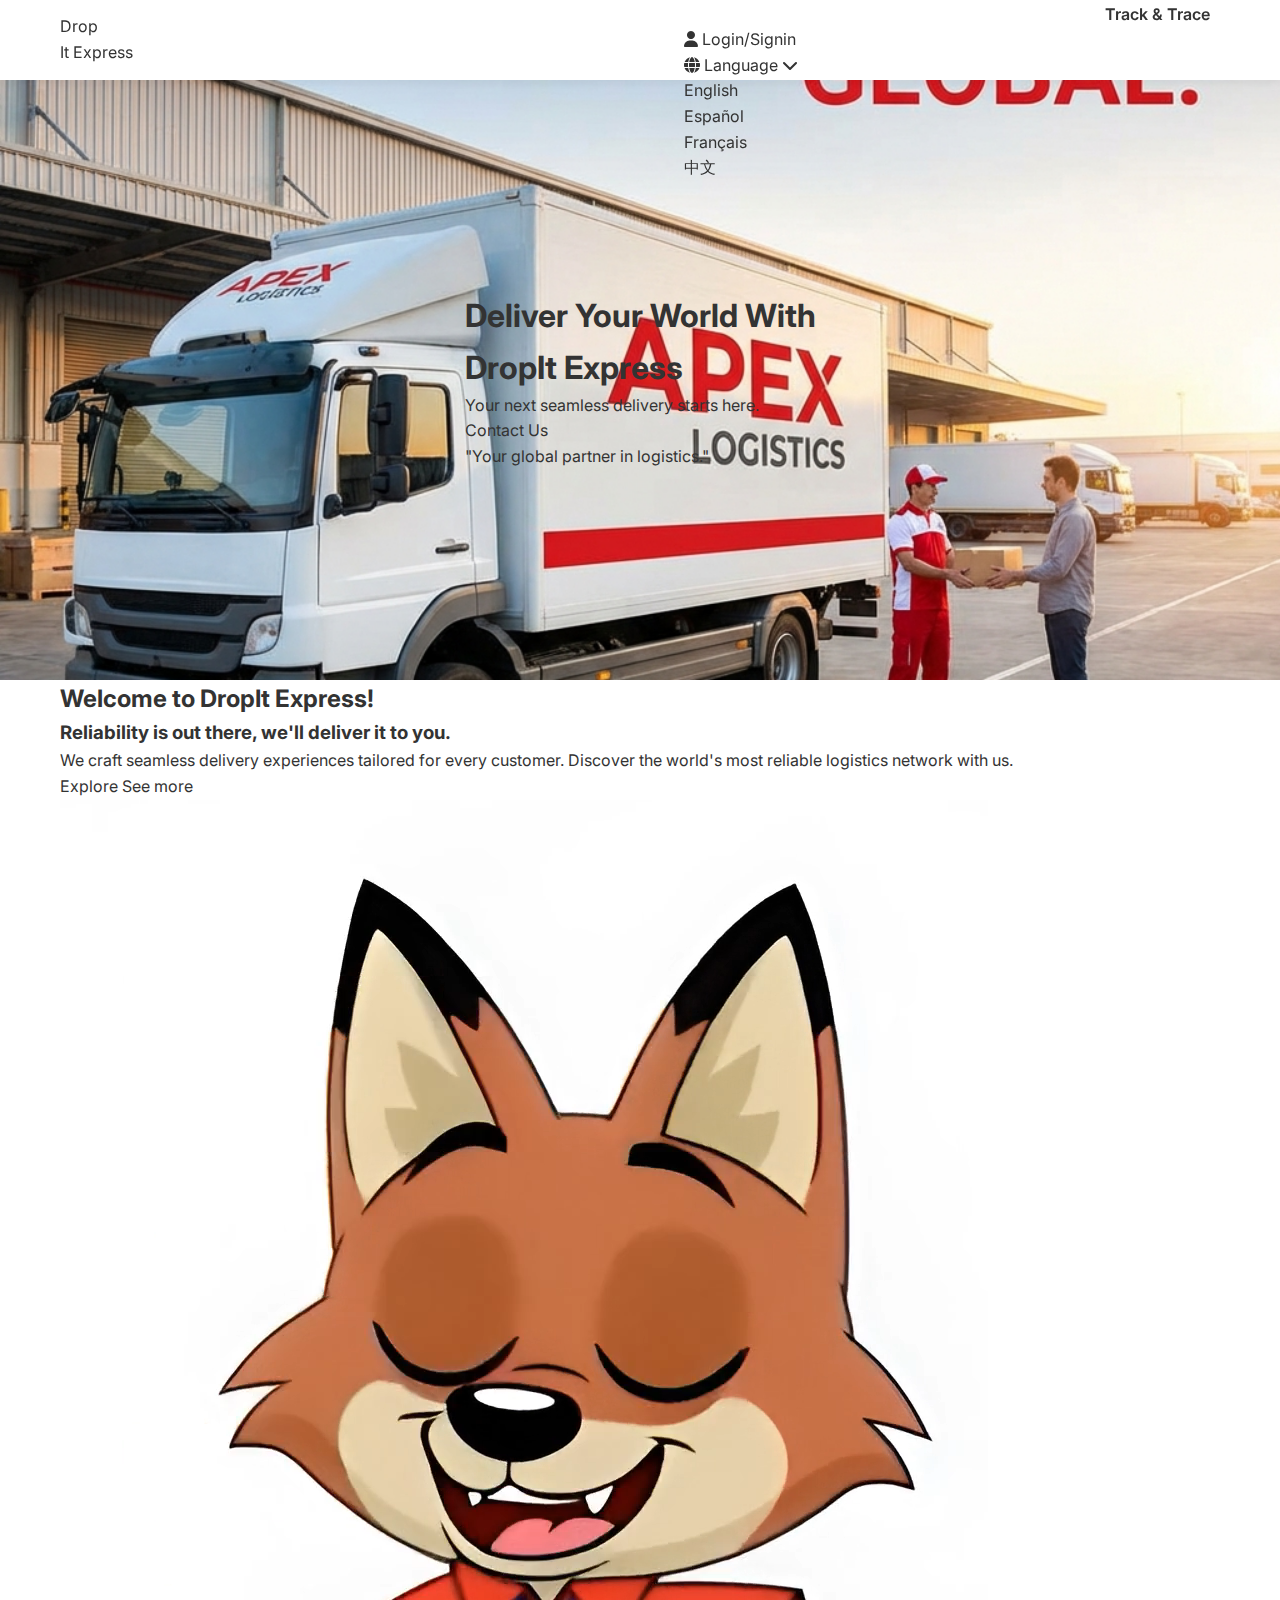
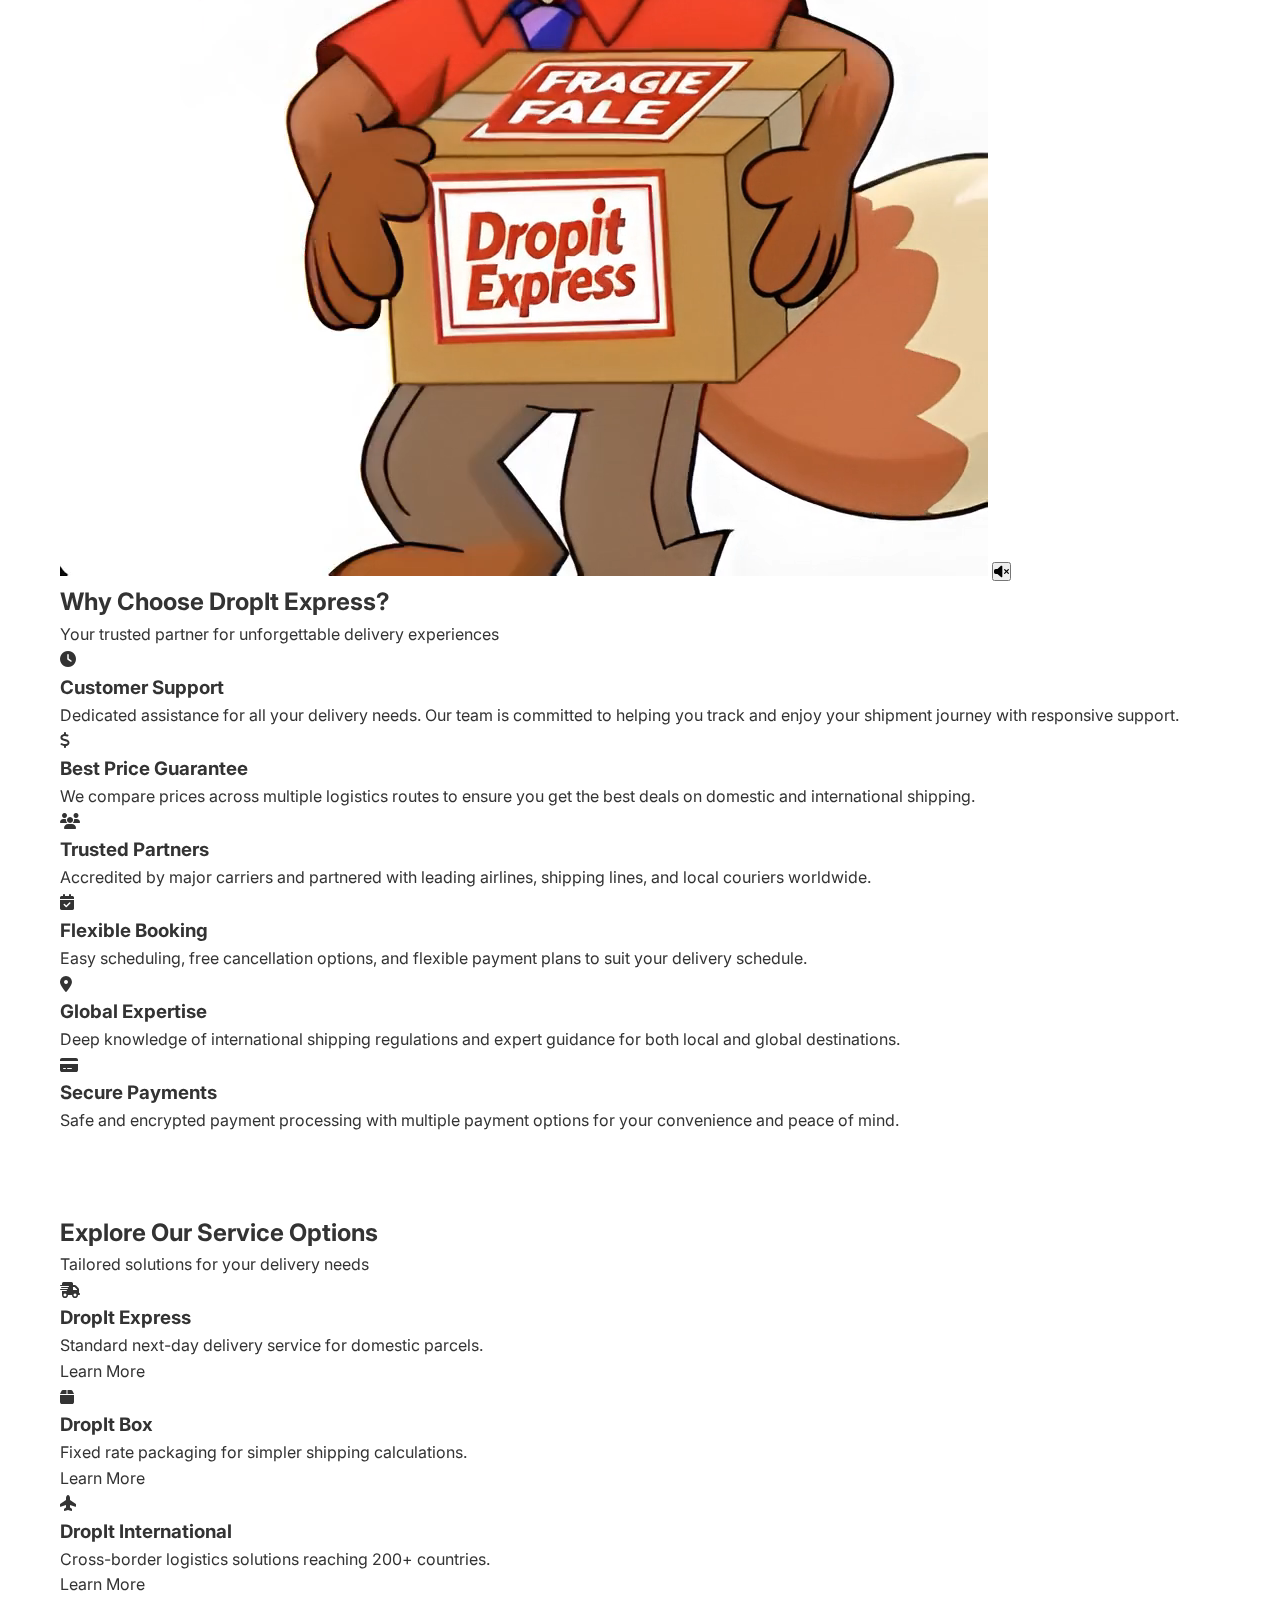
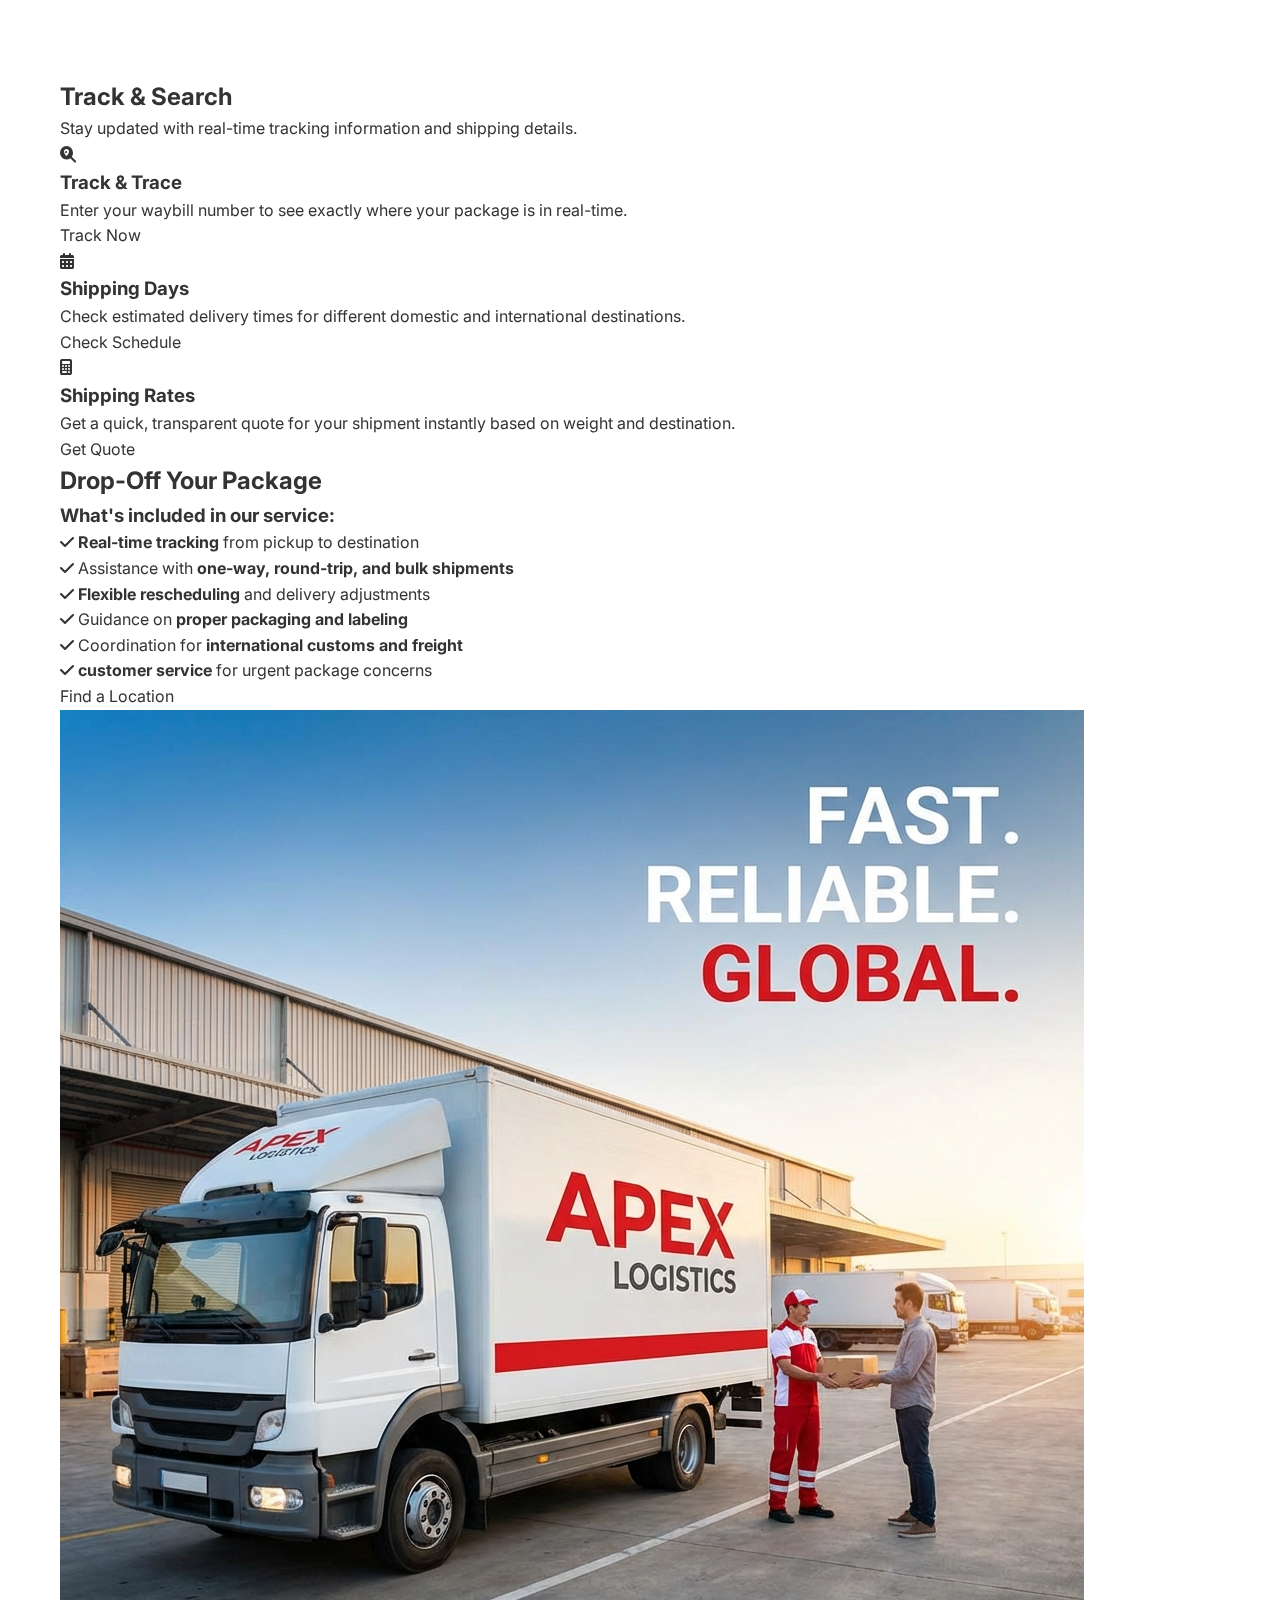
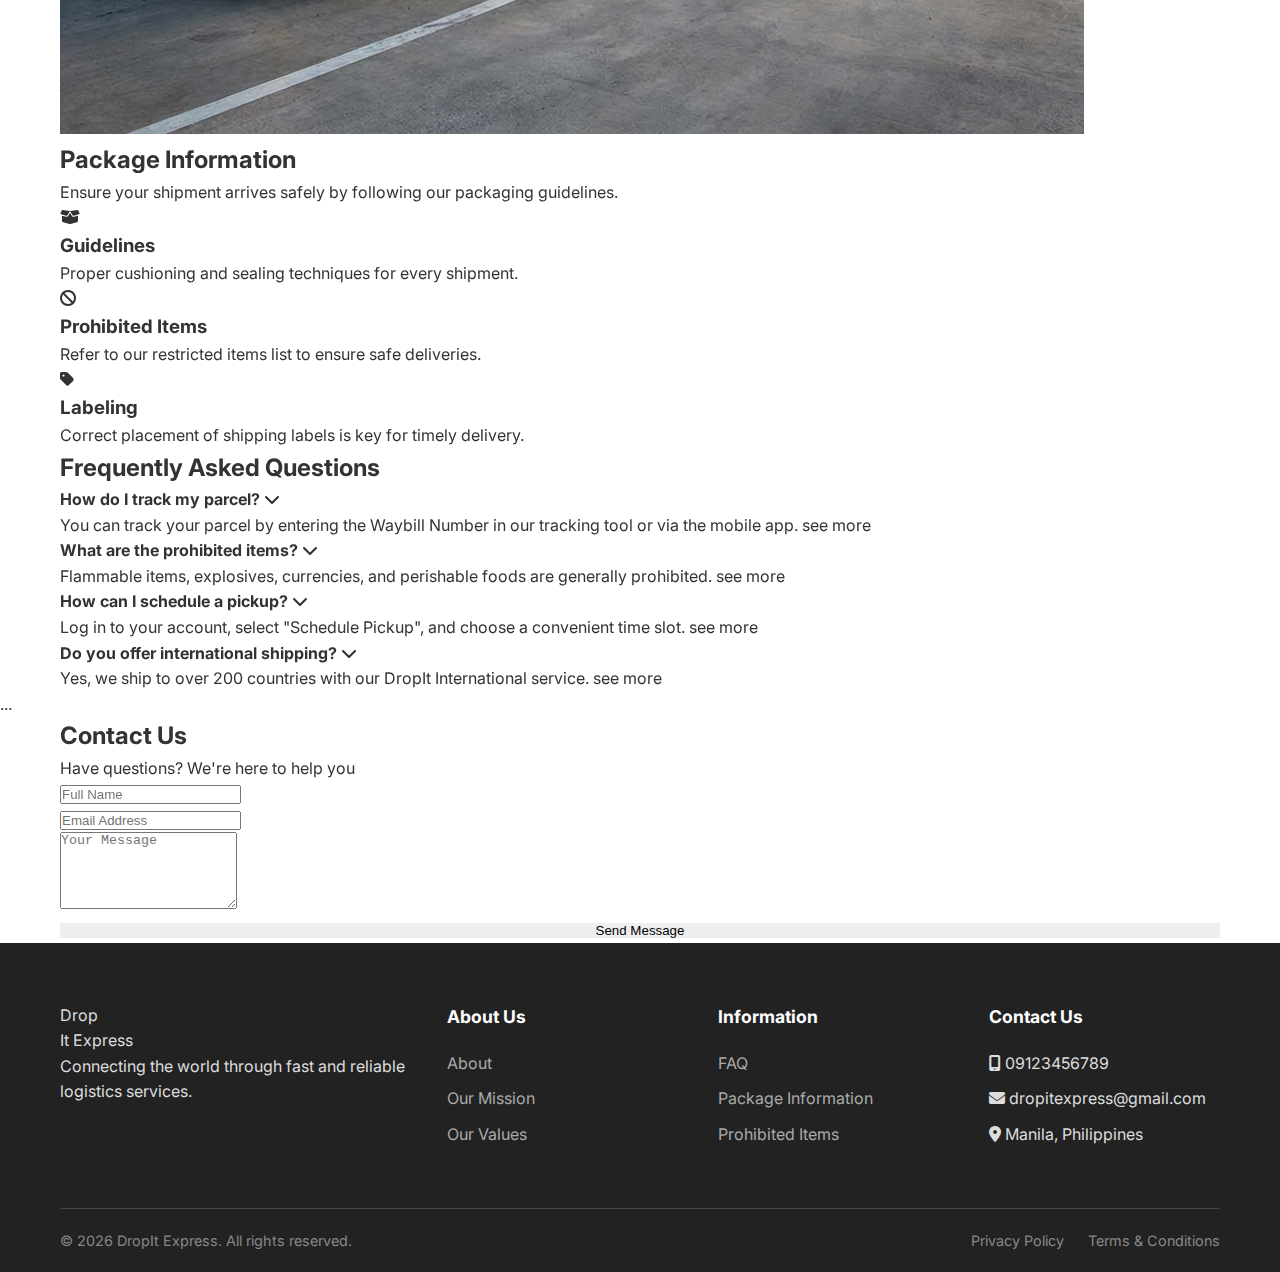
<file: index.html>
<!DOCTYPE html>
<html lang="en">

<head>
    <meta charset="UTF-8">
    <meta name="viewport" content="width=device-width, initial-scale=1.0">
    <title>DropIt Express - Fast, Reliable, Global</title>
    <link rel="preconnect" href="https://fonts.googleapis.com">
    <link rel="preconnect" href="https://fonts.gstatic.com" crossorigin>
    <link href="https://fonts.googleapis.com/css2?family=Inter:wght@400;600;700&display=swap" rel="stylesheet">
    <link rel="stylesheet" href="style.css">
    <!-- FontAwesome for extra icons if needed (socials etc) -->
    <link rel="stylesheet" href="https://cdnjs.cloudflare.com/ajax/libs/font-awesome/6.4.0/css/all.min.css">
</head>

<body>
    <!-- Navigation -->
    <nav class="navbar">
        <div class="container">
            <a href="index.html" class="logo">
                <div class="logo-text">
                    <span class="logo-drop">Drop</span>
                    <div class="logo-it-express">
                        <span class="logo-it">It</span>
                        <span class="logo-express">Express</span>
                    </div>
                </div>
            </a>

            <div class="nav-right">
                <ul class="nav-links">
                    <li><a href="index.html" class="active">Home</a></li>

                    <li class="dropdown">
                        <a href="#">Services <i class="fa-solid fa-chevron-down"></i></a>
                        <ul class="dropdown-menu">
                            <li><a href="dropit-express.html">DropIt Express</a></li>
                            <li><a href="dropit-international.html">DropIt International</a></li>
                        </ul>
                    </li>

                    <li class="dropdown">
                        <a href="#">Drop Package <i class="fa-solid fa-chevron-down"></i></a>
                        <ul class="dropdown-menu">
                            <li><a href="drop-off.html">Drop-Off Package</a></li>
                            <li><a href="#">My Shipments</a></li>
                        </ul>
                    </li>

                    <li class="dropdown">
                        <a href="#">Search <i class="fa-solid fa-chevron-down"></i></a>
                        <ul class="dropdown-menu">
                            <li><a href="#">Find Branch</a></li>
                            <li><a href="#">Shipping Days</a></li>
                            <li><a href="#">Shipping Rates</a></li>
                            <li><a href="tracking.html">Track & Trace</a></li>
                        </ul>
                    </li>
                </ul>

                <div class="nav-actions">
                    <a href="#" class="login-link">
                        <i class="fa-solid fa-user"></i> Login/Signin
                    </a>

                    <div class="dropdown language-dropdown">
                        <a href="#" class="lang-link">
                            <i class="fa-solid fa-globe"></i> Language <i class="fa-solid fa-chevron-down"></i>
                        </a>
                        <ul class="dropdown-menu lang-menu">
                            <li><a href="#">English</a></li>
                            <li><a href="#">Español</a></li>
                            <li><a href="#">Français</a></li>
                            <li><a href="#">中文</a></li>
                        </ul>
                    </div>
                </div>
            </div>

            <div class="mobile-menu-btn">
                <i class="fa-solid fa-bars"></i>
            </div>
        </div>
    </nav>
    <!-- Hero Section (Natours Style) -->
    <header class="hero" id="hero-slider">
        <div class="hero-overlay-natours"></div>
        <div class="container hero-content-centered">
            <h1>Deliver Your World With <br> DropIt Express</h1>
            <p>Your next seamless delivery starts here.</p>
            <div class="hero-cta">
                <a href="#contact" class="btn-primary-natours">Contact Us</a>
            </div>
            <div class="hero-quotes">
                <p>"Your global partner in logistics."</p>
            </div>
        </div>
    </header>

    <!-- Welcome/About Section (Natours Style) -->
    <section class="about-preview" id="about">
        <div class="container about-preview-content">
            <div class="about-text">
                <h2 class="section-title-natours">Welcome to DropIt Express!</h2>
                <h3 class="section-subtitle-natours">Reliability is out there, we'll deliver it to you.</h3>
                <p>We craft seamless delivery experiences tailored for every customer. Discover the world's most
                    reliable logistics network with us.</p>
                <div class="btn-group-natours">
                    <a href="about.html" class="btn-primary-natours">Explore</a>
                    <a href="about.html" class="btn-outline-natours">See more</a>
                </div>
            </div>
            <div class="about-image">
                <div class="video-container">
                    <video src="images/main_character.mp4" autoplay loop muted playsinline class="about-video-natours"
                        id="about-video"></video>
                    <button class="video-mute-btn" id="video-mute-btn" aria-label="Toggle Mute">
                        <i class="fa-solid fa-volume-xmark"></i>
                    </button>
                </div>
            </div>
        </div>
    </section>

    <!-- Search Details / Tracking Section -->
    <!-- Why Choose DropIt Section (Natours Card Style) -->
    <section class="search-details-section">
        <div class="container">
            <div class="section-header-natours">
                <h2>Why Choose DropIt Express?</h2>
                <p>Your trusted partner for unforgettable delivery experiences</p>
            </div>

            <div class="search-grid-natours">
                <div class="search-card-natours">
                    <div class="icon-circle-natours">
                        <i class="fa-solid fa-clock"></i>
                    </div>
                    <h3>Customer Support</h3>
                    <p>Dedicated assistance for all your delivery needs. Our team is committed to helping you track and
                        enjoy your shipment journey with responsive support.</p>
                </div>
                <div class="search-card-natours">
                    <div class="icon-circle-natours">
                        <i class="fa-solid fa-dollar-sign"></i>
                    </div>
                    <h3>Best Price Guarantee</h3>
                    <p>We compare prices across multiple logistics routes to ensure you get the best deals on domestic
                        and international shipping.</p>
                </div>
                <div class="search-card-natours">
                    <div class="icon-circle-natours">
                        <i class="fa-solid fa-users"></i>
                    </div>
                    <h3>Trusted Partners</h3>
                    <p>Accredited by major carriers and partnered with leading airlines, shipping lines, and local
                        couriers worldwide.</p>
                </div>
                <div class="search-card-natours">
                    <div class="icon-circle-natours">
                        <i class="fa-solid fa-calendar-check"></i>
                    </div>
                    <h3>Flexible Booking</h3>
                    <p>Easy scheduling, free cancellation options, and flexible payment plans to suit your delivery
                        schedule.</p>
                </div>
                <div class="search-card-natours">
                    <div class="icon-circle-natours">
                        <i class="fa-solid fa-location-dot"></i>
                    </div>
                    <h3>Global Expertise</h3>
                    <p>Deep knowledge of international shipping regulations and expert guidance for both local and
                        global destinations.</p>
                </div>
                <div class="search-card-natours">
                    <div class="icon-circle-natours">
                        <i class="fa-solid fa-credit-card"></i>
                    </div>
                    <h3>Secure Payments</h3>
                    <p>Safe and encrypted payment processing with multiple payment options for your convenience and
                        peace of mind.</p>
                </div>
            </div>
        </div>
    </section>

    <!-- Services Section (Natours Style) -->
    <section class="services" id="services">
        <div class="container">
            <div class="section-header-natours">
                <h2>Explore Our Service Options</h2>
                <p>Tailored solutions for your delivery needs</p>
            </div>
            <div class="search-grid-natours">
                <div class="search-card-natours">
                    <div class="icon-circle-natours">
                        <i class="fa-solid fa-truck-fast"></i>
                    </div>
                    <h3>DropIt Express</h3>
                    <p>Standard next-day delivery service for domestic parcels.</p>
                    <a href="dropit-express.html" class="btn-outline-natours">Learn More</a>
                </div>
                <div class="search-card-natours">
                    <div class="icon-circle-natours">
                        <i class="fa-solid fa-box"></i>
                    </div>
                    <h3>DropIt Box</h3>
                    <p>Fixed rate packaging for simpler shipping calculations.</p>
                    <a href="#" class="btn-outline-natours">Learn More</a>
                </div>
                <div class="search-card-natours">
                    <div class="icon-circle-natours">
                        <i class="fa-solid fa-plane-up"></i>
                    </div>
                    <h3>DropIt International</h3>
                    <p>Cross-border logistics solutions reaching 200+ countries.</p>
                    <a href="dropit-international.html" class="btn-outline-natours">Learn More</a>
                </div>
            </div>
        </div>
    </section>

    <!-- Track & Search Section (Natours Style) -->
    <section class="search-details-section">
        <div class="container">
            <div class="section-header-natours">
                <h2>Track & Search</h2>
                <p>Stay updated with real-time tracking information and shipping details.</p>
            </div>

            <div class="search-grid-natours">
                <div class="search-card-natours">
                    <div class="icon-circle-natours">
                        <i class="fa-solid fa-magnifying-glass-location"></i>
                    </div>
                    <h3>Track & Trace</h3>
                    <p>Enter your waybill number to see exactly where your package is in real-time.</p>
                    <a href="tracking.html" class="btn-outline-natours">Track Now</a>
                </div>
                <div class="search-card-natours">
                    <div class="icon-circle-natours">
                        <i class="fa-solid fa-calendar-days"></i>
                    </div>
                    <h3>Shipping Days</h3>
                    <p>Check estimated delivery times for different domestic and international destinations.</p>
                    <a href="#" class="btn-outline-natours">Check Schedule</a>
                </div>
                <div class="search-card-natours">
                    <div class="icon-circle-natours">
                        <i class="fa-solid fa-calculator"></i>
                    </div>
                    <h3>Shipping Rates</h3>
                    <p>Get a quick, transparent quote for your shipment instantly based on weight and destination.</p>
                    <a href="#" class="btn-outline-natours">Get Quote</a>
                </div>
            </div>
        </div>
    </section>

    <!-- Drop Package Section (Natours Detail Style) -->
    <section class="drop-package-section">
        <div class="container">
            <div class="row">
                <div class="col-half">
                    <h2 class="section-title-natours">Drop-Off Your Package</h2>
                    <h3 class="section-subtitle-natours">What's included in our service:</h3>
                    <ul class="feature-list-natours">
                        <li><i class="fa-solid fa-check"></i> <strong>Real-time tracking</strong> from pickup to
                            destination</li>
                        <li><i class="fa-solid fa-check"></i> Assistance with <strong>one-way, round-trip, and bulk
                                shipments</strong></li>
                        <li><i class="fa-solid fa-check"></i> <strong>Flexible rescheduling</strong> and delivery
                            adjustments</li>
                        <li><i class="fa-solid fa-check"></i> Guidance on <strong>proper packaging and labeling</strong>
                        </li>
                        <li><i class="fa-solid fa-check"></i> Coordination for <strong>international customs and
                                freight</strong></li>
                        <li><i class="fa-solid fa-check"></i> <strong>customer service</strong> for urgent package
                            concerns</li>
                    </ul>
                    <a href="drop-off.html" class="btn-primary-natours">Find a Location</a>
                </div>
                <div class="col-half">
                    <div class="collage-placeholder-natours">
                        <!-- Background images or character image here -->
                        <img src="images/hero.png" alt="Logistics" class="detail-img-natours">
                    </div>
                </div>
            </div>
        </div>
    </section>

    <!-- Package Information Section -->
    <section class="package-info-section">
        <div class="container">
            <div class="section-header-natours">
                <h2>Package Information</h2>
                <p>Ensure your shipment arrives safely by following our packaging guidelines.</p>
            </div>

            <div class="search-grid-natours">
                <div class="search-card-natours">
                    <div class="icon-circle-natours">
                        <i class="fa-solid fa-box-open"></i>
                    </div>
                    <h3>Guidelines</h3>
                    <p>Proper cushioning and sealing techniques for every shipment.</p>
                </div>
                <div class="search-card-natours">
                    <div class="icon-circle-natours">
                        <i class="fa-solid fa-ban"></i>
                    </div>
                    <h3>Prohibited Items</h3>
                    <p>Refer to our restricted items list to ensure safe deliveries.</p>
                </div>
                <div class="search-card-natours">
                    <div class="icon-circle-natours">
                        <i class="fa-solid fa-tag"></i>
                    </div>
                    <h3>Labeling</h3>
                    <p>Correct placement of shipping labels is key for timely delivery.</p>
                </div>
            </div>
        </div>
    </section>

    <!-- FAQ Section -->
    <section class="faq-section">
        <div class="container">
            <div class="section-header-natours">
                <h2>Frequently Asked Questions</h2>
            </div>

            <div class="faq-grid">
                <div class="faq-item">
                    <h4>How do I track my parcel? <i class="fa-solid fa-chevron-down faq-item-icon"></i></h4>
                    <p>You can track your parcel by entering the Waybill Number in our tracking tool or via the mobile
                        app. <a href="faq.html" class="faq-more">see more</a></p>
                </div>
                <div class="faq-item">
                    <h4>What are the prohibited items? <i class="fa-solid fa-chevron-down faq-item-icon"></i></h4>
                    <p>Flammable items, explosives, currencies, and perishable foods are generally prohibited. <a
                            href="faq.html" class="faq-more">see more</a></p>
                </div>
                <div class="faq-item">
                    <h4>How can I schedule a pickup? <i class="fa-solid fa-chevron-down faq-item-icon"></i></h4>
                    <p>Log in to your account, select "Schedule Pickup", and choose a convenient time slot. <a
                            href="faq.html" class="faq-more">see more</a></p>
                </div>
                <div class="faq-item">
                    <h4>Do you offer international shipping? <i class="fa-solid fa-chevron-down faq-item-icon"></i></h4>
                    <p>Yes, we ship to over 200 countries with our DropIt International service. <a href="faq.html"
                            class="faq-more">see more</a></p>
                </div>
            </div>
        </div>
    </section>
    ...
    <!-- Contact Section -->
    <section class="contact-section" id="contact">
        <div class="container">
            <div class="section-header-natours">
                <h2>Contact Us</h2>
                <p>Have questions? We're here to help you</p>
            </div>
            <div class="contact-container">
                <div class="contact-form-card">
                    <form action="#" class="contact-form">
                        <div class="form-group">
                            <input type="text" placeholder="Full Name" required>
                        </div>
                        <div class="form-group">
                            <input type="email" placeholder="Email Address" required>
                        </div>
                        <div class="form-group">
                            <textarea placeholder="Your Message" rows="5" required></textarea>
                        </div>
                        <button type="submit" class="btn-primary-natours" style="width: 100%; border: none;">Send
                            Message</button>
                    </form>
                </div>
            </div>
        </div>
    </section>


    <!-- Footer -->
    <footer>
        <div class="container">
            <div class="footer-grid">
                <div class="footer-col">
                    <a href="#" class="logo footer-logo-text">
                        <div class="logo-text">
                            <span class="logo-drop">Drop</span>
                            <div class="logo-it-express">
                                <span class="logo-it">It</span>
                                <span class="logo-express">Express</span>
                            </div>
                        </div>
                    </a>
                    <p>Connecting the world through fast and reliable logistics services.</p>
                </div>
                <div class="footer-col">
                    <h4>About Us</h4>
                    <ul>
                        <li><a href="#">About</a></li>
                        <li><a href="#">Our Mission</a></li>
                        <li><a href="#">Our Values</a></li>
                    </ul>
                </div>
                <div class="footer-col">
                    <h4>Information</h4>
                    <ul>
                        <li><a href="#">FAQ</a></li>
                        <li><a href="#">Package Information</a></li>
                        <li><a href="#">Prohibited Items</a></li>
                    </ul>
                </div>
                <div class="footer-col">
                    <h4>Contact Us</h4>
                    <ul class="contact-list">
                        <li><i class="fa-solid fa-mobile-screen"></i> 09123456789</li>
                        <li><i class="fa-solid fa-envelope"></i> dropitexpress@gmail.com</li>
                        <li><i class="fa-solid fa-location-dot"></i> Manila, Philippines</li>
                    </ul>
                </div>
            </div>
            <div class="footer-bottom">
                <p>&copy; 2026 DropIt Express. All rights reserved.</p>
                <div class="footer-links">
                    <a href="#">Privacy Policy</a>
                    <a href="#">Terms & Conditions</a>
                </div>
            </div>
        </div>
    </footer>

    <script src="script.js"></script>
</body>

</html>
</file>
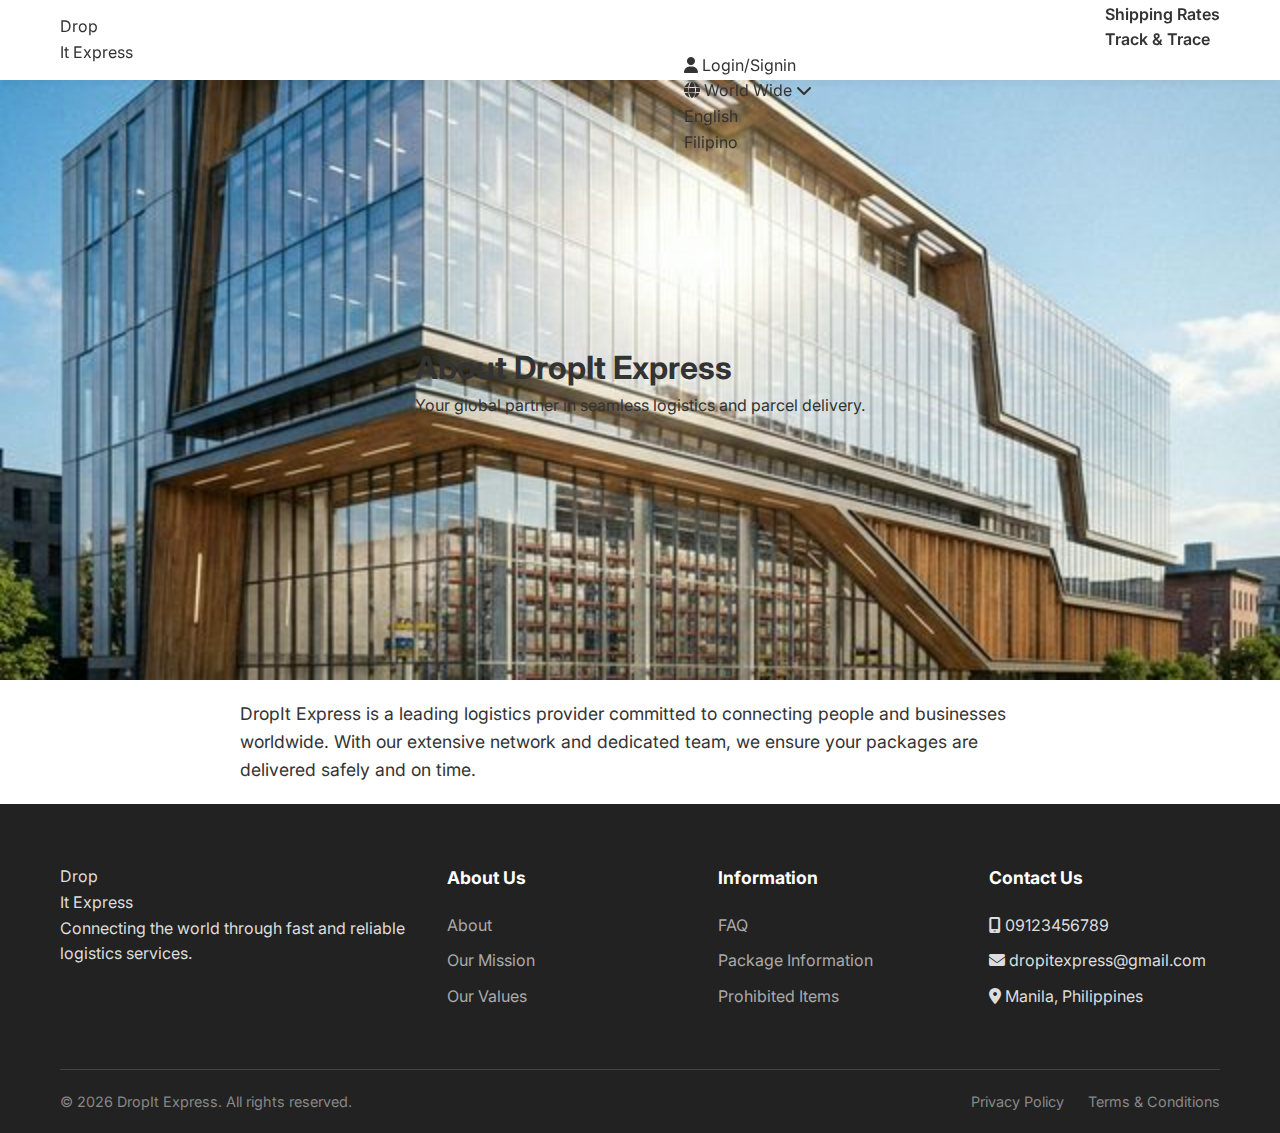
<file: about.html>
<!DOCTYPE html>
<html lang="en">

<head>
    <meta charset="UTF-8">
    <meta name="viewport" content="width=device-width, initial-scale=1.0">
    <title>About Us - DropIt Express</title>
    <link rel="stylesheet" href="style.css">
    <link href="https://fonts.googleapis.com/css2?family=Inter:wght@400;500;600;700;800&display=swap" rel="stylesheet">
    <link rel="stylesheet" href="https://cdnjs.cloudflare.com/ajax/libs/font-awesome/6.4.0/css/all.min.css">
</head>

<body>
    <!-- Navigation -->
    <nav class="navbar">
        <div class="container">
            <a href="index.html" class="logo">
                <div class="logo-text">
                    <span class="logo-drop">Drop</span>
                    <div class="logo-it-express">
                        <span class="logo-it">It</span>
                        <span class="logo-express">Express</span>
                    </div>
                </div>
            </a>

            <div class="nav-right">
                <ul class="nav-links">
                    <li><a href="index.html">Home</a></li>

                    <li class="dropdown">
                        <a href="#">Services <i class="fa-solid fa-chevron-down"></i></a>
                        <ul class="dropdown-menu">
                            <li><a href="dropit-express.html">DropIt Express</a></li>
                            <li><a href="dropit-international.html">DropIt International</a></li>
                        </ul>
                    </li>

                    <li class="dropdown">
                        <a href="#">Drop Package <i class="fa-solid fa-chevron-down"></i></a>
                        <ul class="dropdown-menu">
                            <li><a href="drop-off.html">Drop-Off Package</a></li>
                            <li><a href="#">My Shipments</a></li>
                        </ul>
                    </li>

                    <li class="dropdown">
                        <a href="#">Search <i class="fa-solid fa-chevron-down"></i></a>
                        <ul class="dropdown-menu">
                            <li><a href="#">Find Branch</a></li>
                            <li><a href="#">Shipping Days</a></li>
                            <li><a href="#">Shipping Rates</a></li>
                            <li><a href="tracking.html">Track & Trace</a></li>
                        </ul>
                    </li>
                </ul>

                <div class="nav-actions">
                    <a href="#" class="login-link">
                        <i class="fa-solid fa-user"></i> Login/Signin
                    </a>

                    <div class="language-dropdown">
                        <div class="dropdown">
                            <a href="#">
                                <i class="fa-solid fa-globe"></i> World Wide <i class="fa-solid fa-chevron-down"></i>
                            </a>
                            <ul class="dropdown-menu lang-menu">
                                <li><a href="#">English</a></li>
                                <li><a href="#">Filipino</a></li>
                            </ul>
                        </div>
                    </div>
                </div>

                <div class="mobile-menu-btn">
                    <i class="fa-solid fa-bars"></i>
                </div>
            </div>
        </div>
    </nav>

    <!-- Page Hero -->
    <header class="hero" style="background-image: url('images/dropit-generic-hero.png');">
        <div class="hero-overlay-natours"></div>
        <div class="container hero-content-centered">
            <h1>About DropIt Express</h1>
            <p>Your global partner in seamless logistics and parcel delivery.</p>
        </div>
    </header>
    <p style="max-width: 800px; margin: 20px auto; font-size: 1.1rem; line-height: 1.6;">
        DropIt Express is a leading logistics provider committed to connecting people and businesses worldwide.
        With our extensive network and dedicated team, we ensure your packages are delivered safely and on time.
    </p>
    </div>

    <!-- Footer -->
    <footer>
        <div class="container">
            <div class="footer-grid">
                <div class="footer-col">
                    <a href="#" class="logo footer-logo-text">
                        <div class="logo-text">
                            <span class="logo-drop">Drop</span>
                            <div class="logo-it-express">
                                <span class="logo-it">It</span>
                                <span class="logo-express">Express</span>
                            </div>
                        </div>
                    </a>
                    <p>Connecting the world through fast and reliable logistics services.</p>
                </div>
                <div class="footer-col">
                    <h4>About Us</h4>
                    <ul>
                        <li><a href="#">About</a></li>
                        <li><a href="#">Our Mission</a></li>
                        <li><a href="#">Our Values</a></li>
                    </ul>
                </div>
                <div class="footer-col">
                    <h4>Information</h4>
                    <ul>
                        <li><a href="#">FAQ</a></li>
                        <li><a href="#">Package Information</a></li>
                        <li><a href="#">Prohibited Items</a></li>
                    </ul>
                </div>
                <div class="footer-col">
                    <h4>Contact Us</h4>
                    <ul class="contact-list">
                        <li><i class="fa-solid fa-mobile-screen"></i> 09123456789</li>
                        <li><i class="fa-solid fa-envelope"></i> dropitexpress@gmail.com</li>
                        <li><i class="fa-solid fa-location-dot"></i> Manila, Philippines</li>
                    </ul>
                </div>
            </div>
            <div class="footer-bottom">
                <p>&copy; 2026 DropIt Express. All rights reserved.</p>
                <div class="footer-links">
                    <a href="#">Privacy Policy</a>
                    <a href="#">Terms & Conditions</a>
                </div>
            </div>
        </div>
    </footer>
</body>

</html>
</file>
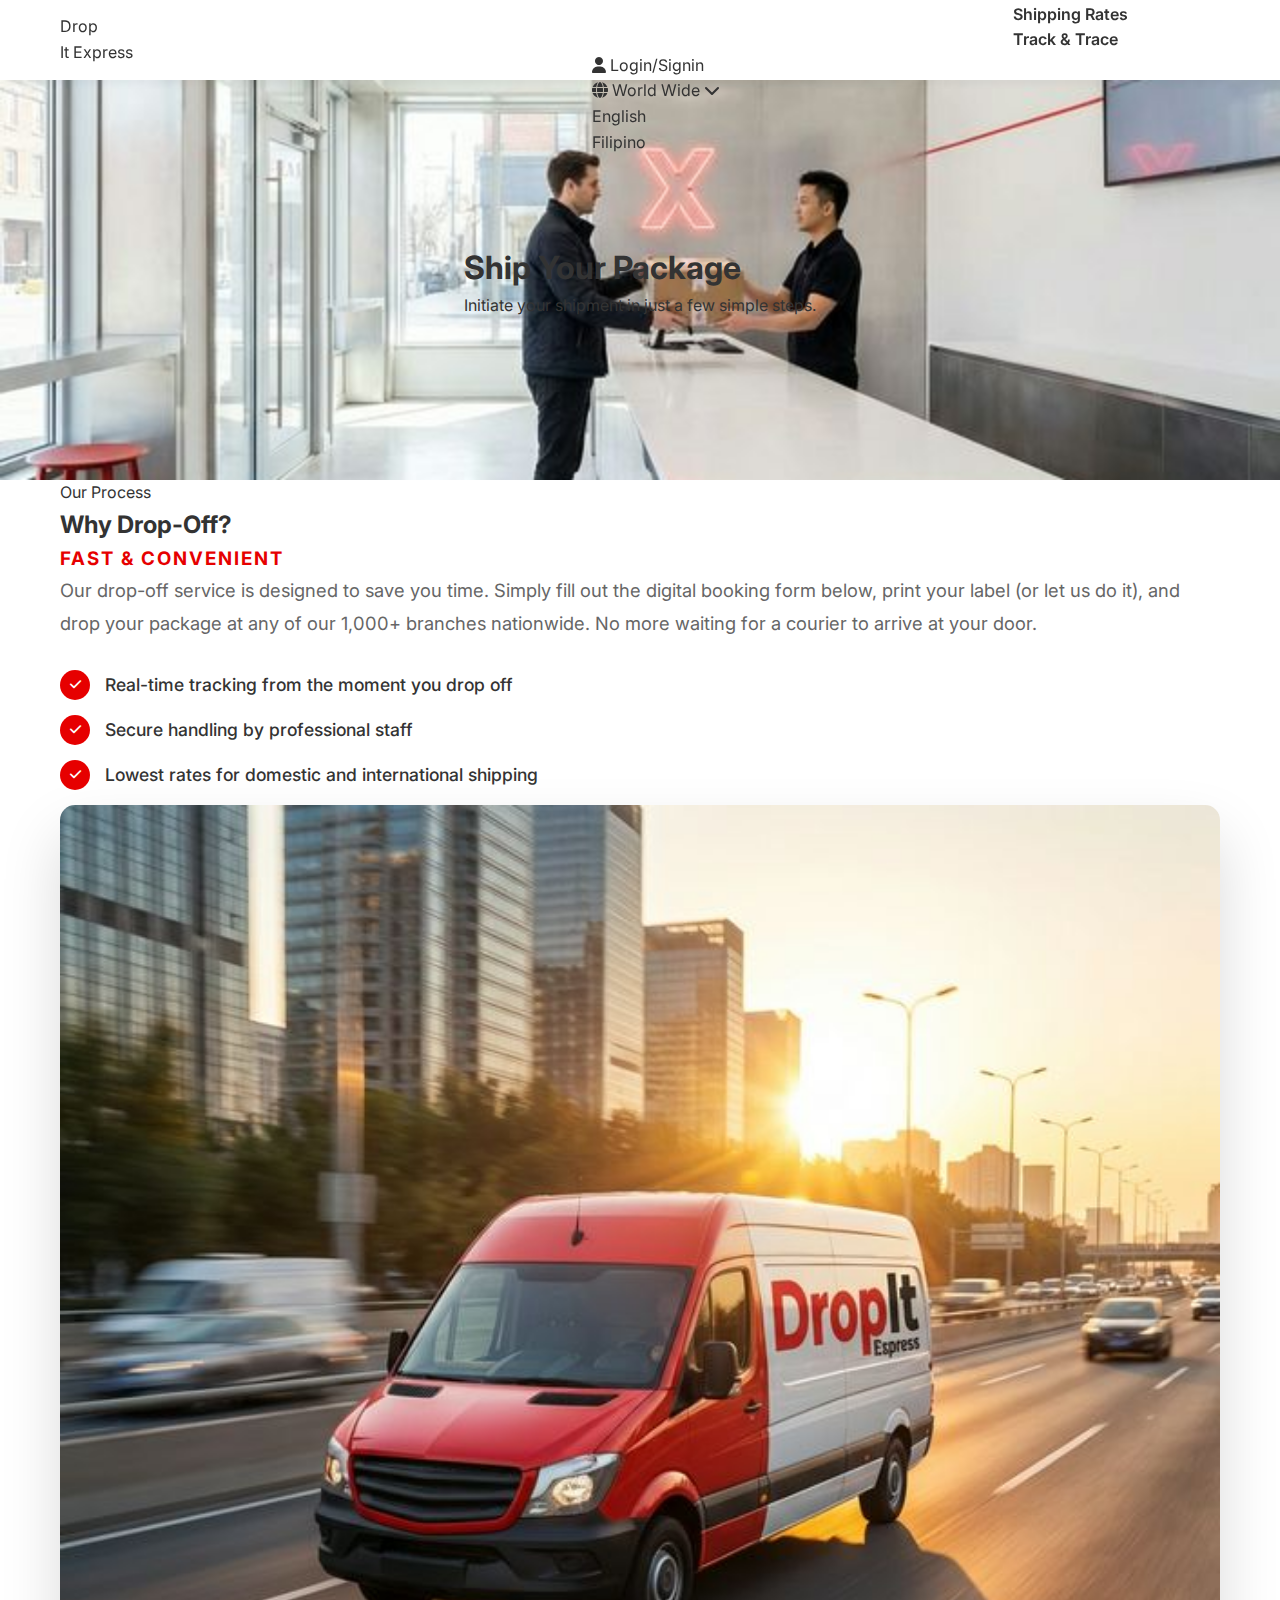
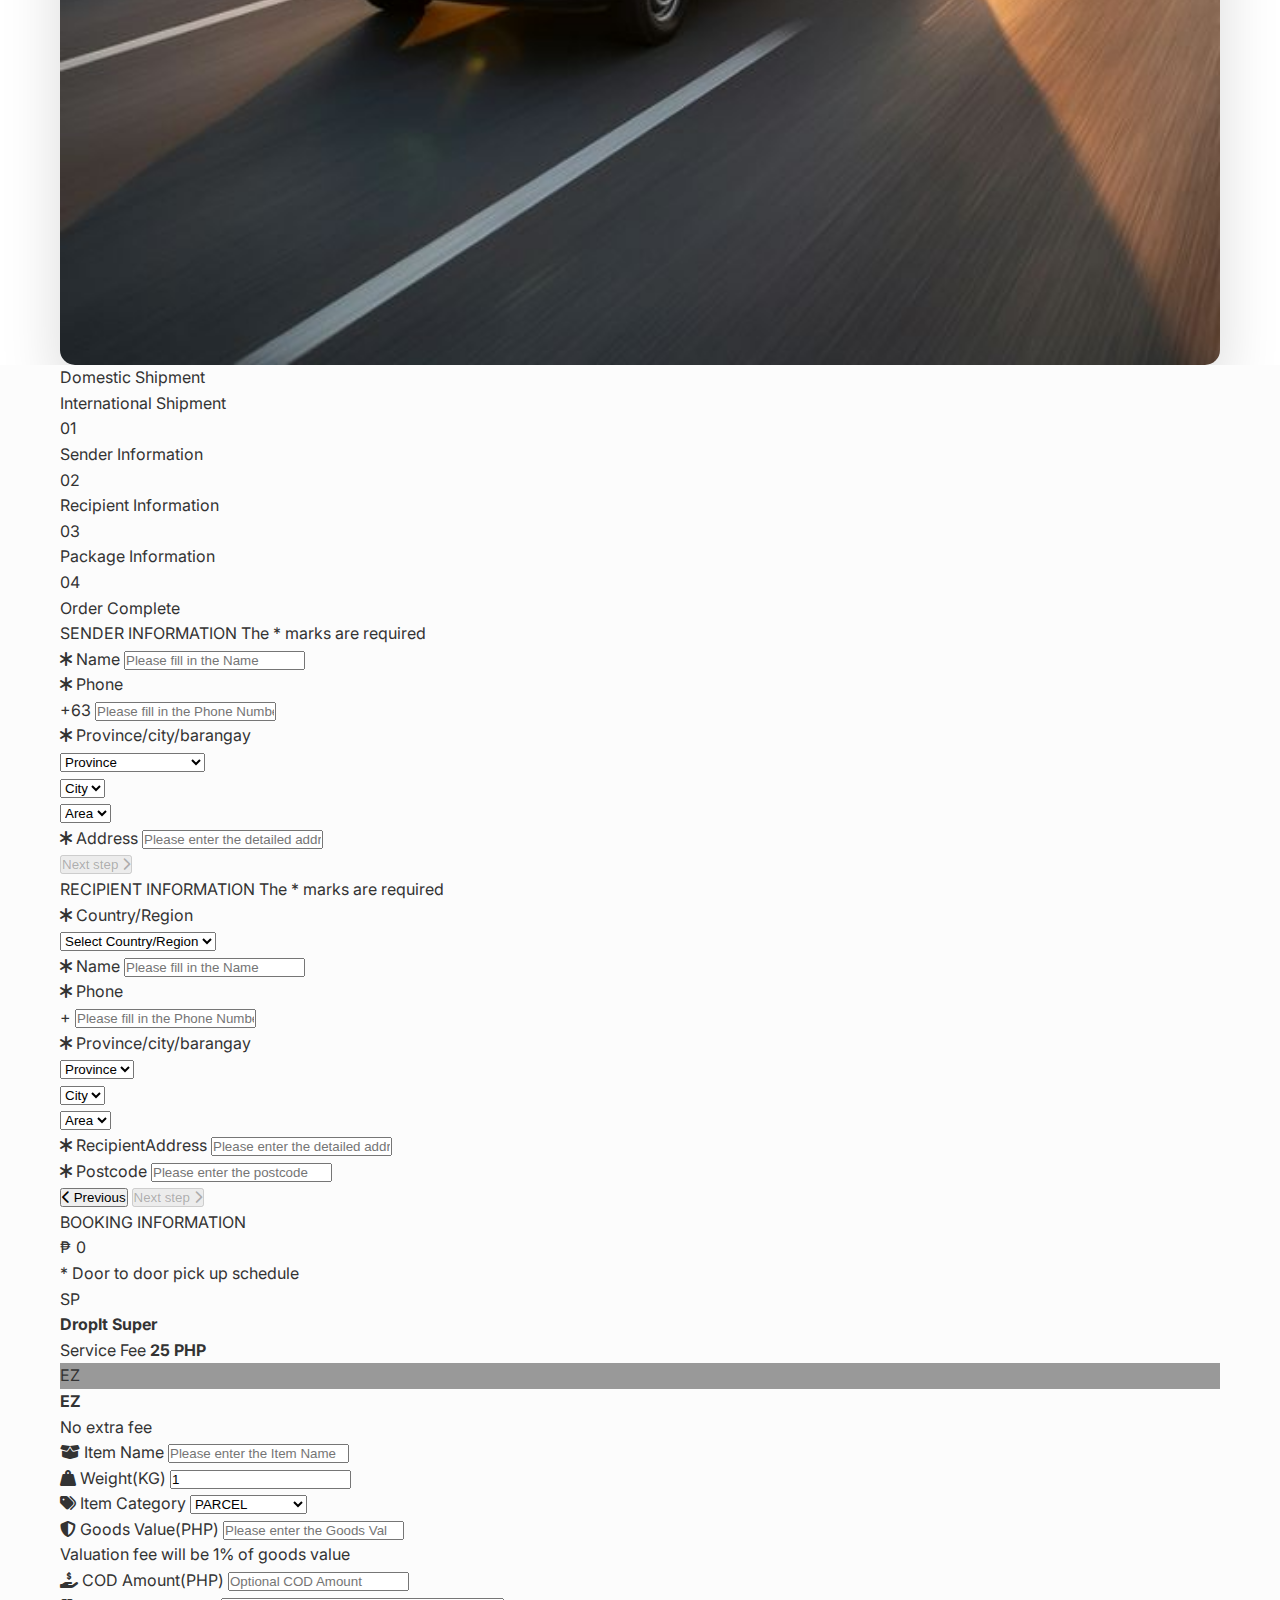
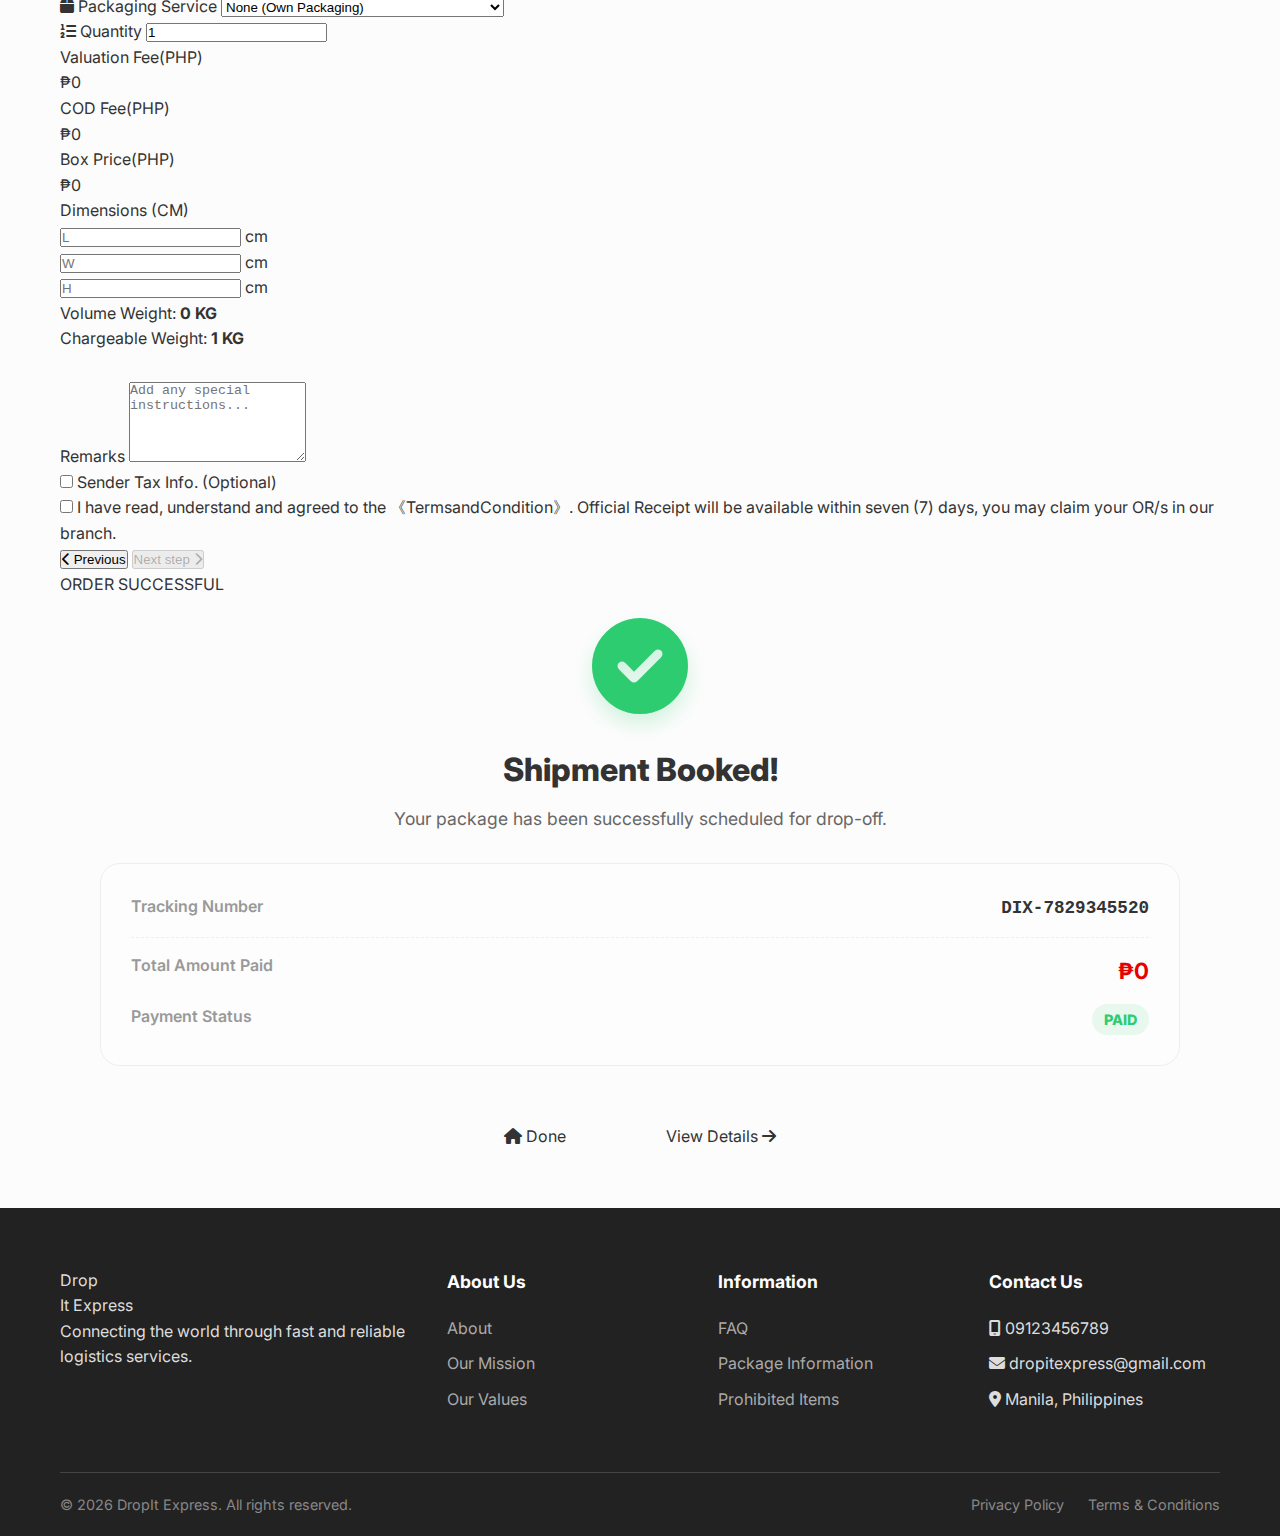
<file: drop-off.html>
<!DOCTYPE html>
<html lang="en">

<head>
    <meta charset="UTF-8">
    <meta name="viewport" content="width=device-width, initial-scale=1.0">
    <title>Drop-Off Package - DropIt Express</title>
    <link rel="stylesheet" href="style.css">
    <link href="https://fonts.googleapis.com/css2?family=Inter:wght@400;500;600;700;800;900&display=swap"
        rel="stylesheet">
    <link rel="stylesheet" href="https://cdnjs.cloudflare.com/ajax/libs/font-awesome/6.4.0/css/all.min.css">
</head>

<body>
    <!-- Navigation -->
    <nav class="navbar">
        <div class="container">
            <a href="index.html" class="logo">
                <div class="logo-text">
                    <span class="logo-drop">Drop</span>
                    <div class="logo-it-express">
                        <span class="logo-it">It</span>
                        <span class="logo-express">Express</span>
                    </div>
                </div>
            </a>

            <div class="nav-right">
                <ul class="nav-links">
                    <li><a href="index.html">Home</a></li>

                    <li class="dropdown">
                        <a href="#">Services <i class="fa-solid fa-chevron-down"></i></a>
                        <ul class="dropdown-menu">
                            <li><a href="dropit-express.html">DropIt Express</a></li>
                            <li><a href="dropit-international.html">DropIt International</a></li>
                        </ul>
                    </li>

                    <li class="dropdown">
                        <a href="#" class="active">Drop Package <i class="fa-solid fa-chevron-down"></i></a>
                        <ul class="dropdown-menu">
                            <li><a href="drop-off.html">Drop-Off Package</a></li>
                            <li><a href="#">My Shipments</a></li>
                        </ul>
                    </li>

                    <li class="dropdown">
                        <a href="#">Search <i class="fa-solid fa-chevron-down"></i></a>
                        <ul class="dropdown-menu">
                            <li><a href="#">Find Branch</a></li>
                            <li><a href="#">Shipping Days</a></li>
                            <li><a href="#">Shipping Rates</a></li>
                            <li><a href="tracking.html">Track & Trace</a></li>
                        </ul>
                    </li>
                    <li><a href="index.html#contact">Contact</a></li>
                </ul>

                <div class="nav-actions">
                    <a href="#" class="login-link">
                        <i class="fa-solid fa-user"></i> Login/Signin
                    </a>

                    <div class="language-dropdown">
                        <div class="dropdown">
                            <a href="#">
                                <i class="fa-solid fa-globe"></i> World Wide <i class="fa-solid fa-chevron-down"></i>
                            </a>
                            <ul class="dropdown-menu lang-menu">
                                <li><a href="#">English</a></li>
                                <li><a href="#">Filipino</a></li>
                            </ul>
                        </div>
                    </div>
                </div>

                <div class="mobile-menu-btn">
                    <i class="fa-solid fa-bars"></i>
                </div>
            </div>
        </div>
    </nav>

    <!-- Page Hero -->
    <header class="hero" style="background-image: url('images/drop-off-hero-new.png'); height: 400px;">
        <div class="hero-overlay-natours"></div>
        <div class="container hero-content-centered">
            <h1>Ship Your Package</h1>
            <p>Initiate your shipment in just a few simple steps.</p>
        </div>
    </header>

    <!-- About Drop-Off Section -->
    <section class="content-section" style="background-color: var(--white);">
        <div class="container about-preview-content">
            <div style="flex: 1; min-width: 350px;">
                <span class="section-label">Our Process</span>
                <h2 class="section-title-natours">Why Drop-Off?</h2>
                <h3 class="section-subtitle-natours" style="color: var(--primary-red); letter-spacing: 2px;">FAST &
                    CONVENIENT</h3>
                <p style="margin-bottom: 30px; font-size: 1.15rem; color: var(--text-light); line-height: 1.8;">
                    Our drop-off service is designed to save you time. Simply fill out the digital booking form below,
                    print your label (or let us do it), and drop your package at any of our 1,000+ branches nationwide.
                    No more waiting for a courier to arrive at your door.
                </p>
                <div class="checklist">
                    <div class="checklist-item"
                        style="margin-bottom: 15px; display: flex; align-items: center; gap: 15px;">
                        <div class="checklist-icon"
                            style="width: 30px; height: 30px; background: var(--primary-red); color: white; border-radius: 50%; display: flex; align-items: center; justify-content: center; font-size: 0.8rem;">
                            <i class="fa-solid fa-check"></i>
                        </div>
                        <span class="checklist-text" style="font-size: 1.1rem; font-weight: 500;">Real-time tracking
                            from the moment you drop off</span>
                    </div>
                    <div class="checklist-item"
                        style="margin-bottom: 15px; display: flex; align-items: center; gap: 15px;">
                        <div class="checklist-icon"
                            style="width: 30px; height: 30px; background: var(--primary-red); color: white; border-radius: 50%; display: flex; align-items: center; justify-content: center; font-size: 0.8rem;">
                            <i class="fa-solid fa-check"></i>
                        </div>
                        <span class="checklist-text" style="font-size: 1.1rem; font-weight: 500;">Secure handling by
                            professional staff</span>
                    </div>
                    <div class="checklist-item"
                        style="margin-bottom: 15px; display: flex; align-items: center; gap: 15px;">
                        <div class="checklist-icon"
                            style="width: 30px; height: 30px; background: var(--primary-red); color: white; border-radius: 50%; display: flex; align-items: center; justify-content: center; font-size: 0.8rem;">
                            <i class="fa-solid fa-check"></i>
                        </div>
                        <span class="checklist-text" style="font-size: 1.1rem; font-weight: 500;">Lowest rates for
                            domestic and international shipping</span>
                    </div>
                </div>
            </div>
            <div style="flex: 1; min-width: 350px;">
                <div class="image-container"
                    style="box-shadow: 0 30px 60px rgba(0,0,0,0.15); border-radius: 15px; overflow: hidden;">
                    <img src="images/dropit-express-hero.png" alt="Drop-Off Process"
                        style="width: 100%; display: block;">
                </div>
            </div>
        </div>
    </section>

    <!-- Shipment Form Section -->
    <section class="content-section" style="background-color: #fcfcfc;">
        <div class="container">
            <div class="booking-form-container">
                <!-- Shipment Tabs -->
                <div class="shipment-tabs">
                    <div class="shipment-tab active" id="tab-domestic">Domestic Shipment</div>
                    <div class="shipment-tab" id="tab-international">International Shipment</div>
                </div>

                <!-- Progress Stepper -->
                <div class="progress-stepper">
                    <div class="step-item active">
                        <div class="step-number">01</div>
                        <div class="step-label">Sender Information</div>
                    </div>
                    <div class="step-item">
                        <div class="step-number">02</div>
                        <div class="step-label">Recipient Information</div>
                    </div>
                    <div class="step-item">
                        <div class="step-number">03</div>
                        <div class="step-label">Package Information</div>
                    </div>
                    <div class="step-item">
                        <div class="step-number">04</div>
                        <div class="step-label">Order Complete</div>
                    </div>
                </div>

                <!-- Form Content -->
                <div class="form-content">
                    <form id="shipment-form">
                        <!-- Step 1: Sender Information -->
                        <div class="form-step active" id="step-1">
                            <div class="form-section-title">
                                SENDER INFORMATION <span>The * marks are required</span>
                            </div>

                            <div class="form-group">
                                <label><i class="fa-solid fa-asterisk"></i> Name</label>
                                <input type="text" class="form-control" name="sender-name"
                                    placeholder="Please fill in the Name" required>
                            </div>

                            <div class="form-group">
                                <label><i class="fa-solid fa-asterisk"></i> Phone</label>
                                <div class="phone-input-group">
                                    <span class="phone-prefix" id="sender-prefix">+63</span>
                                    <input type="tel" class="form-control" name="sender-phone"
                                        placeholder="Please fill in the Phone Number" required>
                                </div>
                            </div>

                            <div class="form-group">
                                <label><i class="fa-solid fa-asterisk"></i> Province/city/barangay</label>
                                <div class="form-row">
                                    <div class="select-wrapper">
                                        <select class="form-control" id="sender-province" required>
                                            <option value="" disabled selected>Province/Country</option>
                                        </select>
                                    </div>
                                    <div class="select-wrapper">
                                        <select class="form-control" id="sender-city" required>
                                            <option value="" disabled selected>City</option>
                                        </select>
                                    </div>
                                    <div class="select-wrapper">
                                        <select class="form-control" id="sender-area" required>
                                            <option value="" disabled selected>Area</option>
                                        </select>
                                    </div>
                                </div>
                            </div>

                            <div class="form-group">
                                <label><i class="fa-solid fa-asterisk"></i> Address</label>
                                <input type="text" class="form-control" name="sender-address"
                                    placeholder="Please enter the detailed address" required>
                            </div>

                            <div class="btn-next-container">
                                <button type="button" class="btn-next" onclick="goToStep(2)" disabled>
                                    Next step <i class="fa-solid fa-chevron-right"></i>
                                </button>
                            </div>
                        </div>

                        <!-- Step 2: Recipient Information -->
                        <div class="form-step" id="step-2">
                            <div class="form-section-title">
                                RECIPIENT INFORMATION <span>The * marks are required</span>
                            </div>

                            <div class="form-group">
                                <label><i class="fa-solid fa-asterisk"></i> Country/Region</label>
                                <div class="select-wrapper">
                                    <select class="form-control" id="recipient-country" required>
                                        <option value="" disabled selected>Select Country/Region</option>
                                        <option value="Philippines">Philippines</option>
                                        <option value="Japan">Japan</option>
                                        <option value="Thailand">Thailand</option>
                                        <option value="Hong Kong">Hong Kong</option>
                                        <option value="China">China</option>
                                        <option value="Singapore">Singapore</option>
                                        <option value="Malaysia">Malaysia</option>
                                        <option value="Indonesia">Indonesia</option>
                                    </select>
                                </div>
                            </div>

                            <div class="form-group">
                                <label><i class="fa-solid fa-asterisk"></i> Name</label>
                                <input type="text" class="form-control" name="recipient-name"
                                    placeholder="Please fill in the Name" required>
                            </div>

                            <div class="form-group">
                                <label><i class="fa-solid fa-asterisk"></i> Phone</label>
                                <div class="phone-input-group">
                                    <span class="phone-prefix" id="recipient-prefix">+</span>
                                    <input type="tel" class="form-control" name="recipient-phone"
                                        placeholder="Please fill in the Phone Number" required>
                                </div>
                            </div>

                            <div class="form-group" id="recipient-location-group">
                                <label><i class="fa-solid fa-asterisk"></i> Province/city/barangay</label>
                                <div class="form-row">
                                    <div class="select-wrapper">
                                        <select class="form-control" id="recipient-province" required>
                                            <option value="" disabled selected>Province</option>
                                        </select>
                                    </div>
                                    <div class="select-wrapper">
                                        <select class="form-control" id="recipient-city" required>
                                            <option value="" disabled selected>City</option>
                                        </select>
                                    </div>
                                    <div class="select-wrapper">
                                        <select class="form-control" id="recipient-area" required>
                                            <option value="" disabled selected>Area</option>
                                        </select>
                                    </div>
                                </div>
                            </div>

                            <div class="form-group">
                                <label><i class="fa-solid fa-asterisk"></i> RecipientAddress</label>
                                <input type="text" class="form-control" name="recipient-address"
                                    placeholder="Please enter the detailed address" required>
                            </div>

                            <div class="form-group">
                                <label><i class="fa-solid fa-asterisk"></i> Postcode</label>
                                <input type="text" class="form-control" name="recipient-postcode"
                                    placeholder="Please enter the postcode" required>
                            </div>

                            <div class="btn-next-container">
                                <button type="button" class="btn-prev" onclick="goToStep(1)">
                                    <i class="fa-solid fa-chevron-left"></i> Previous
                                </button>
                                <button type="button" class="btn-next" onclick="goToStep(3)" disabled>
                                    Next step <i class="fa-solid fa-chevron-right"></i>
                                </button>
                            </div>
                        </div>

                        <!-- Step 3: Package Information -->
                        <div class="form-step" id="step-3">
                            <div class="form-section-title">BOOKING INFORMATION</div>

                            <!-- Pricing Summary Header -->
                            <div class="fee-summary-container">
                                <div class="price-box">
                                    <div class="total-charge-display"><span style="margin-right: 5px;">₱</span><span
                                            id="display-total-fee">0</span></div>
                                    <p class="important-note" id="pickup-note">* Door to door pick up schedule</p>
                                </div>
                                <div class="parcel-type-selector">
                                    <div class="parcel-card active" onclick="selectParcelType('super', 25)">
                                        <div class="badge">SP</div>
                                        <h4>DropIt Super</h4>
                                        <p class="service-fee">Service Fee <strong>25 PHP</strong></p>
                                    </div>
                                    <div class="parcel-card" onclick="selectParcelType('ez', 0)">
                                        <div class="badge" style="background: #999;">EZ</div>
                                        <h4>EZ</h4>
                                        <p class="service-fee">No extra fee</p>
                                    </div>
                                </div>
                            </div>

                            <div class="package-form-grid">
                                <!-- Left Column -->
                                <div class="package-form-left">
                                    <div class="form-group">
                                        <label><i class="fa-solid fa-box-open"></i> Item Name</label>
                                        <input type="text" class="form-control" name="item-name"
                                            placeholder="Please enter the Item Name" required>
                                    </div>

                                    <div class="form-row">
                                        <div class="form-group">
                                            <label><i class="fa-solid fa-weight-hanging"></i> Weight(KG)</label>
                                            <input type="number" class="form-control" id="pkg-weight" name="weight"
                                                value="1" min="0.1" step="0.1" required>
                                        </div>
                                        <div class="form-group">
                                            <label><i class="fa-solid fa-tags"></i> Item Category</label>
                                            <select class="form-control" name="category" required>
                                                <option value="PARCEL">PARCEL</option>
                                                <option value="DOCUMENT">DOCUMENT</option>
                                                <option value="ELECTRONICS">ELECTRONICS</option>
                                                <option value="FOOD">FOOD</option>
                                            </select>
                                        </div>
                                    </div>

                                    <div class="form-group">
                                        <label><i class="fa-solid fa-shield-halved"></i> Goods Value(PHP)</label>
                                        <input type="number" class="form-control" id="pkg-value" name="goods-value"
                                            placeholder="Please enter the Goods Value" required>
                                        <p class="important-note">Valuation fee will be 1% of goods value</p>
                                    </div>

                                    <div class="form-group">
                                        <label><i class="fa-solid fa-hand-holding-dollar"></i> COD Amount(PHP)</label>
                                        <input type="number" class="form-control" id="pkg-cod" name="cod-amount"
                                            placeholder="Optional COD Amount">
                                    </div>

                                    <div class="form-group">
                                        <label><i class="fa-solid fa-box"></i> Packaging Service</label>
                                        <select class="form-control" id="pkg-box" name="packaging">
                                            <option value="none" data-price="0">None (Own Packaging)</option>
                                            <option value="small" data-price="40">DropIt Box Small (36*27*18 cm) - 40
                                                PHP</option>
                                            <option value="medium" data-price="60">DropIt Box Medium (45*35*25 cm) - 60
                                                PHP</option>
                                            <option value="large" data-price="90">DropIt Box Large (55*45*35 cm) - 90
                                                PHP</option>
                                        </select>
                                    </div>
                                </div>

                                <!-- Right Column -->
                                <div class="package-form-right">
                                    <div class="form-group">
                                        <label><i class="fa-solid fa-list-ol"></i> Quantity</label>
                                        <input type="number" class="form-control" name="quantity" value="1" min="1"
                                            required>
                                    </div>

                                    <div class="form-group">
                                        <div class="calculation-item">
                                            <div class="label">Valuation Fee(PHP)</div>
                                            <div class="value"><span>₱</span><span id="calc-valuation">0</span></div>
                                        </div>
                                    </div>

                                    <div class="form-group">
                                        <div class="calculation-item">
                                            <div class="label">COD Fee(PHP)</div>
                                            <div class="value"><span>₱</span><span id="calc-cod-fee">0</span></div>
                                        </div>
                                    </div>

                                    <div class="form-group">
                                        <div class="calculation-item">
                                            <div class="label">Box Price(PHP)</div>
                                            <div class="value"><span>₱</span><span id="calc-box-price">0</span></div>
                                        </div>
                                    </div>

                                    <div class="form-group">
                                        <label>Dimensions (CM)</label>
                                        <div class="measurement-inputs">
                                            <div class="measurement-field">
                                                <input type="number" class="form-control" id="pkg-length" name="length"
                                                    placeholder="L" min="1">
                                                <span class="unit">cm</span>
                                            </div>
                                            <div class="measurement-field">
                                                <input type="number" class="form-control" id="pkg-width" name="width"
                                                    placeholder="W" min="1">
                                                <span class="unit">cm</span>
                                            </div>
                                            <div class="measurement-field">
                                                <input type="number" class="form-control" id="pkg-height" name="height"
                                                    placeholder="H" min="1">
                                                <span class="unit">cm</span>
                                            </div>
                                        </div>
                                    </div>

                                    <div class="weight-calculations">
                                        <div class="weight-calc-item">Volume Weight: <strong id="calc-vol-weight">0
                                                KG</strong></div>
                                        <div class="weight-calc-item">Chargeable Weight: <strong
                                                id="calc-charge-weight">1 KG</strong></div>
                                    </div>
                                </div>
                            </div>

                            <div class="form-group" style="margin-top: 30px;">
                                <label>Remarks</label>
                                <textarea class="form-control" name="remarks"
                                    placeholder="Add any special instructions..." style="height: 80px;"></textarea>
                            </div>

                            <div class="agreement-section">
                                <div class="checkbox-group">
                                    <input type="checkbox" id="tax-info" name="tax-info">
                                    <label for="tax-info">Sender Tax Info. (Optional)</label>
                                </div>
                                <div class="checkbox-group">
                                    <input type="checkbox" id="terms-agree" name="terms-agree" required>
                                    <label for="terms-agree">I have read, understand and agreed to the <a
                                            href="#">《TermsandCondition》</a>. Official Receipt will be available within
                                        seven (7) days, you may claim your OR/s in our branch.</label>
                                </div>
                            </div>

                            <div class="btn-next-container">
                                <button type="button" class="btn-prev" onclick="goToStep(2)">
                                    <i class="fa-solid fa-chevron-left"></i> Previous
                                </button>
                                <button type="button" class="btn-next" id="final-submit" onclick="goToStep(4)" disabled>
                                    Next step <i class="fa-solid fa-chevron-right"></i>
                                </button>
                            </div>
                        </div>

                        <div class="form-step" id="step-4">
                            <div class="form-section-title" style="justify-content: center;">ORDER SUCCESSFUL</div>
                            <div style="text-align: center; padding: 20px 40px 40px;">
                                <div class="success-icon-container" style="margin-bottom: 30px;">
                                    <i class="fa-solid fa-circle-check"
                                        style="font-size: 6rem; color: #2ecc71; text-shadow: 0 10px 20px rgba(46, 204, 113, 0.2);"></i>
                                </div>
                                <h2 style="font-size: 2rem; font-weight: 800; color: #333; margin-bottom: 10px;">
                                    Shipment Booked!</h2>
                                <p style="color: #666; font-size: 1.1rem; margin-bottom: 30px;">Your package has been
                                    successfully scheduled for drop-off.</p>

                                <div class="order-summary-card"
                                    style="background: #fdfdfd; padding: 30px; border-radius: 20px; border: 1px solid #eee; margin: 30px 0; text-align: left;">
                                    <div
                                        style="display: flex; justify-content: space-between; margin-bottom: 15px; padding-bottom: 15px; border-bottom: 1px dashed #eee;">
                                        <span style="color: #999; font-weight: 600;">Tracking Number</span>
                                        <strong
                                            style="color: #333; font-family: monospace; font-size: 1.1rem;">DIX-7829345520</strong>
                                    </div>
                                    <div style="display: flex; justify-content: space-between; margin-bottom: 15px;">
                                        <span style="color: #999; font-weight: 600;">Total Amount Paid</span>
                                        <strong style="color: var(--primary-red); font-size: 1.4rem;">₱<span
                                                id="final-price-display">0</span></strong>
                                    </div>
                                    <div style="display: flex; justify-content: space-between;">
                                        <span style="color: #999; font-weight: 600;">Payment Status</span>
                                        <span
                                            style="color: #2ecc71; font-weight: 800; text-transform: uppercase; font-size: 0.9rem; background: rgba(46, 204, 113, 0.1); padding: 4px 12px; border-radius: 50px;">Paid</span>
                                    </div>
                                </div>

                                <div class="success-actions"
                                    style="display: flex; gap: 20px; justify-content: center; margin-top: 40px;">
                                    <a href="index.html" class="btn-prev"
                                        style="text-decoration: none; padding: 18px 40px;">
                                        <i class="fa-solid fa-house"></i> Done
                                    </a>
                                    <a href="my-shipments.html" class="btn-next"
                                        style="text-decoration: none; padding: 18px 40px;">
                                        View Details <i class="fa-solid fa-arrow-right"></i>
                                    </a>
                                </div>
                            </div>
                        </div>
                    </form>
                </div>
            </div>
        </div>
    </section>

    <script>
        const locationData = {
            "Philippines": {
                "Abra": { "Bangued": ["Poblacion", "Zone 1", "Zone 2"], "Bucay": ["Poblacion", "Siblong"], "Dolores": ["Poblacion", "Mudiit"] },
                "Agusan del Norte": { "Butuan City": ["Libertad", "Ambago"], "Cabadbaran City": ["Poblacion", "Mabini"] },
                "Albay": { "Legazpi City": ["Albay District", "Rawis", "Bitano"], "Tabaco City": ["Poblacion", "San Roque"] },
                "Aklan": { "Kalibo": ["Poblacion", "New Buswang"], "Boracay (Malay)": ["Balabag", "Manoc-Manoc", "Yapak"] },
                "Bataan": { "Balanga City": ["Poblacion", "Bagong Silang"], "Mariveles": ["Alas-asin", "Camaya"] },
                "Batangas": { "Batangas City": ["Alangilan", "Bolbok", "Kumintang"], "Lipa City": ["Marawoy", "Sabang", "Tambô"], "Tanauan City": ["Poblacion", "Darasa"] },
                "Benguet": { "Baguio City": ["Session Road", "Burnham Park", "Irisan"], "La Trinidad": ["Poblacion", "Pico"] },
                "Bohol": { "Tagbilaran City": ["Poblacion", "Manga"], "Panglao": ["Tawala", "Bolod"] },
                "Bulacan": { "Malolos City": ["Guinhawa", "Longos"], "Meycauayan City": ["Bancal", "Calvario"], "San Jose del Monte": ["Muzon", "Sapang Palay"] },
                "Cagayan": { "Tuguegarao City": ["Poblacion", "Carig"], "Aparri": ["Poblacion", "Maura"] },
                "Camarines Sur": { "Naga City": ["Centro", "Concepcion Pequeña"], "Iriga City": ["Poblacion", "San Roque"] },
                "Cavite": { "Imus City": ["Anabu", "Bayan Luma"], "Bacoor City": ["Molino", "Habay"], "Dasmariñas City": ["Salitran", "Langkaan"], "Tagaytay City": ["Maharlika", "Mendez"] },
                "Cebu": { "Cebu City": ["Lahug", "Mabolo", "Banilad", "Pasil"], "Mandaue City": ["Subangdaku", "Bakilid"], "Lapu-Lapu City": ["Basak", "Marigondon"], "Talisay City": ["Poblacion", "Bulacao"] },
                "Davao del Norte": { "Tagum City": ["Mankilam", "Apokon"], "Panabo City": ["Poblacion", "Salvacion"] },
                "Davao del Sur": { "Davao City": ["Agdao", "Buhangin", "Talomo", "Toril", "Bunawan"], "Digos City": ["Poblacion", "Tres de Mayo"] },
                "Ilocos Norte": { "Laoag City": ["Poblacion", "San Nicolas"], "Batac City": ["Poblacion", "Paoay"] },
                "Iloilo": { "Iloilo City": ["Mandurriao", "Molo", "Jaro", "Lapaz"], "Passi City": ["Poblacion", "Salngan"] },
                "Isabela": { "Ilagan City": ["Poblacion", "Guinatan"], "Cauayan City": ["Poblacion", "San Fermin"] },
                "Laguna": { "Santa Rosa City": ["Balibago", "Don Jose"], "Calamba City": ["Canlubang", "Real"], "Biñan City": ["Mamplasan", "San Vicente"], "San Pablo City": ["Poblacion", "Schetelig"] },
                "La Union": { "San Fernando City": ["Poblacion", "Carlatan"], "Bauang": ["Poblacion", "Paringao"] },
                "Leyte": { "Tacloban City": ["Poblacion", "Abucay"], "Ormoc City": ["Poblacion", "Valencia"] },
                "Metro Manila": {
                    "Manila City": ["Binondo", "Ermita", "Intramuros", "Malate", "Quiapo", "Sampaloc", "Tondo"],
                    "Quezon City": ["Diliman", "Cubao", "Libis", "Novaliches", "Katipunan", "Fairview"],
                    "Makati City": ["Bel-Air", "Poblacion", "San Lorenzo", "Urdaneta", "Guadalupe", "Magallanes"],
                    "Taguig City": ["BGC", "Fort Bonifacio", "Western Bicutan", "Signal Village"],
                    "Pasig City": ["Kapitolyo", "Ortigas", "Ugong", "Caniogan"],
                    "Pasay City": ["Baclaran", "Malibay", "Newport City"],
                    "Parañaque City": ["Baclaran", "Don Bosco", "BF Homes", "Moonwalk"]
                },
                "Misamis Oriental": { "Cagayan de Oro City": ["Carmen", "Lapasan"], "Gingoog City": ["Poblacion", "Agusan"] },
                "Negros Occidental": { "Bacolod City": ["Mansilingan", "Villamonte"], "Talisay City": ["Poblacion", "Concepcion"] },
                "Negros Oriental": { "Dumaguete City": ["Poblacion", "Bajumpandan"], "Bayawan City": ["Poblacion", "Villareal"] },
                "Northern Samar": { "Catarman": ["Poblacion", "Dalakit"], "Palapag": ["Talolora", "Pangpang", "Cabatuan"] },
                "Nueva Ecija": { "Cabanatuan City": ["Poblacion", "Sangitan"], "Gapan City": ["Poblacion", "San Vicente"] },
                "Palawan": { "Puerto Princesa City": ["Poblacion", "San Jose"], "Coron": ["Poblacion", "Bintuan"] },
                "Pampanga": { "Angeles City": ["Balibago", "Pandan", "Sto. Domingo"], "San Fernando City": ["Dolores", "Sindalan", "St. Jude"], "Mabalacat City": ["Dau", "Clark"] },
                "Pangasinan": { "Dagupan City": ["Poblacion", "Lucao"], "Urdaneta City": ["Poblacion", "Nancayasan"], "San Carlos City": ["Poblacion", "Taloy"] },
                "Quezon": { "Lucena City": ["Poblacion", "Iyam"], "Tayabas City": ["Poblacion", "San Roque"] },
                "Rizal": { "Antipolo City": ["Poblacion", "San Roque"], "Cainta": ["San Isidro", "Santo Domingo"], "Taytay": ["San Juan", "Dolores"] },
                "South Cotabato": { "General Santos City": ["Poblacion", "Lagao"], "Koronadal City": ["Poblacion", "Mabini"] },
                "Tarlac": { "Tarlac City": ["Poblacion", "San Roque"], "Capas": ["Poblacion", "Cristo Rey"] },
                "Zambales": { "Olongapo City": ["Poblacion", "Subic Bay"], "Subic": ["Poblacion", "Baraca-Camachile"] },
                "Zamboanga Sibugay": { "Ipil": ["Poblacion", "Sanito"], "Titay": ["Poblacion", "Dalican"] }
            },
            "Japan": {
                "Tokyo": {
                    "Shinjuku": ["Nishi-Shinjuku", "Kabukicho", "Okubo"],
                    "Shibuya": ["Udagawacho", "Dogenzaka", "Ebisu"],
                    "Minato": ["Roppongi", "Akasaka", "Minami-Aoyama"]
                },
                "Osaka": {
                    "Kita": ["Umeda", "Nakajima", "Tenjinbashi"],
                    "Chuo": ["Namba", "Shinsaibashi", "Dotombori"]
                }
            },
            "Thailand": {
                "Bangkok": {
                    "Pathum Wan": ["Siam", "Lumpini"],
                    "Watana": ["Sukhumvit", "Thong Lo"],
                    "Bang Rak": ["Silom", "Sathorn"]
                }
            },
            "Hong Kong": {
                "Hong Kong Island": {
                    "Central & Western": ["Central", "Sheung Wan"],
                    "Wan Chai": ["Causeway Bay", "Wan Chai"]
                }
            },
            "China": {
                "Beijing": {
                    "Dongcheng": ["Wangfujing", "Dongdan"],
                    "Chaoyang": ["Sanlitun", "CBD"]
                }
            },
            "Singapore": { "Singapore": { "Central Region": ["Orchard", "Marina Bay"], "East Region": ["Changi", "Tampines"] } },
            "Malaysia": { "Selangor": { "Kuala Lumpur": ["Bukit Bintang", "KLCC"], "Petaling Jaya": ["SS2", "Damansara"] } },
            "Indonesia": { "Jakarta": { "South Jakarta": ["Senopati", "Kemang"] }, "Bali": { "Badung": ["Kuta", "Seminyak", "Ubud"] } }
        };

        let currentServiceFee = 25; // Default for J&T Super

        function selectParcelType(type, fee) {
            currentServiceFee = fee;
            document.querySelectorAll('.parcel-card').forEach(card => card.classList.remove('active'));
            event.currentTarget.classList.add('active');
            calculateFees();
        }

        function calculateFees() {
            const weight = parseFloat(document.getElementById('pkg-weight').value) || 0;
            const goodsValue = parseFloat(document.getElementById('pkg-value').value) || 0;
            const codAmount = parseFloat(document.getElementById('pkg-cod').value) || 0;
            const boxSelect = document.getElementById('pkg-box');
            const boxPrice = parseFloat(boxSelect.options[boxSelect.selectedIndex].getAttribute('data-price')) || 0;

            const length = parseFloat(document.getElementById('pkg-length').value) || 0;
            const width = parseFloat(document.getElementById('pkg-width').value) || 0;
            const height = parseFloat(document.getElementById('pkg-height').value) || 0;

            // Volume Weight Calculation (L*W*H / 3500)
            const volWeight = (length * width * height) / 3500;
            document.getElementById('calc-vol-weight').textContent = volWeight.toFixed(2) + " KG";

            // Chargeable Weight (Max of actual and volume weight)
            const chargeableWeight = Math.max(weight, volWeight);
            document.getElementById('calc-charge-weight').textContent = Math.ceil(chargeableWeight) + " KG";

            // Base Shipping Fee (Domestic estimate)
            let baseShipping = 115;
            if (chargeableWeight > 1) {
                baseShipping += (Math.ceil(chargeableWeight) - 1) * 85; // Extra 85 PHP per KG
            }

            // Valuation Fee (1% of Goods Value)
            const valuationFee = goodsValue * 0.01;
            document.getElementById('calc-valuation').textContent = valuationFee.toFixed(2);

            // COD Fee (2% of COD Amount)
            const codFee = codAmount * 0.02;
            document.getElementById('calc-cod-fee').textContent = codFee.toFixed(2);

            // Box Price
            document.getElementById('calc-box-price').textContent = boxPrice;

            // Total Final Calculation
            const totalFee = baseShipping + currentServiceFee + valuationFee + codFee + boxPrice;
            document.getElementById('display-total-fee').textContent = Math.ceil(totalFee);
            document.getElementById('final-price-display').textContent = Math.ceil(totalFee);

            validateStep(3);
        }

        function goToStep(stepNumber) {
            document.querySelectorAll('.form-step').forEach(step => step.classList.remove('active'));
            document.getElementById(`step-${stepNumber}`).classList.add('active');

            const steps = document.querySelectorAll('.step-item');
            steps.forEach((s, index) => {
                if (index < stepNumber) s.classList.add('active');
                else s.classList.remove('active');
            });

            const formContainer = document.querySelector('.booking-form-container');
            window.scrollTo({ top: formContainer.offsetTop - 100, behavior: 'smooth' });

            if (stepNumber === 3) calculateFees();
            validateStep(stepNumber);
        }

        document.addEventListener('DOMContentLoaded', function () {
            const tabDomestic = document.getElementById('tab-domestic');
            const tabInternational = document.getElementById('tab-international');
            const senderProvince = document.getElementById('sender-province');
            const senderCity = document.getElementById('sender-city');
            const senderArea = document.getElementById('sender-area');
            const senderPrefix = document.getElementById('sender-prefix');
            const recipientCountry = document.getElementById('recipient-country');
            const recipientProvince = document.getElementById('recipient-province');
            const recipientCity = document.getElementById('recipient-city');
            const recipientArea = document.getElementById('recipient-area');
            const recipientPrefix = document.getElementById('recipient-prefix');

            let currentShipmentMode = 'domestic';

            function populateProvinces(selectElement, country) {
                const data = locationData[country];
                selectElement.innerHTML = '<option value="" disabled selected>Province</option>';
                if (data) {
                    Object.keys(data).sort().forEach(prov => {
                        const option = document.createElement('option');
                        option.value = prov;
                        option.textContent = prov;
                        selectElement.appendChild(option);
                    });
                }
            }

            function handleProvinceChange(provinceSelect, citySelect, areaSelect, country) {
                provinceSelect.addEventListener('change', () => {
                    const countryToUse = country || (provinceSelect.id.includes('recipient') ? recipientCountry.value : "Philippines");
                    const province = provinceSelect.value;
                    const cities = locationData[countryToUse][province];
                    citySelect.innerHTML = '<option value="" disabled selected>City</option>';
                    areaSelect.innerHTML = '<option value="" disabled selected>Area</option>';
                    if (cities) {
                        Object.keys(cities).sort().forEach(city => {
                            const option = document.createElement('option');
                            option.value = city;
                            option.textContent = city;
                            citySelect.appendChild(option);
                        });
                    }
                });
            }

            function handleCityChange(citySelect, areaSelect, provinceSelect, country) {
                citySelect.addEventListener('change', () => {
                    const countryToUse = country || (citySelect.id.includes('recipient') ? recipientCountry.value : "Philippines");
                    const province = provinceSelect.value;
                    const city = citySelect.value;
                    const areas = locationData[countryToUse][province][city];
                    areaSelect.innerHTML = '<option value="" disabled selected>Area</option>';
                    if (areas) {
                        areas.sort().forEach(area => {
                            const option = document.createElement('option');
                            option.value = area;
                            option.textContent = area;
                            areaSelect.appendChild(option);
                        });
                    }
                });
            }

            populateProvinces(senderProvince, "Philippines");
            handleProvinceChange(senderProvince, senderCity, senderArea, "Philippines");
            handleCityChange(senderCity, senderArea, senderProvince, "Philippines");

            function validateStep(stepNumber) {
                const currentStep = document.getElementById(`step-${stepNumber}`);
                if (!currentStep) return;

                const inputs = currentStep.querySelectorAll('input[required], select[required]');
                let isValid = true;

                inputs.forEach(input => {
                    const value = input.value ? input.value.trim() : "";
                    if (input.tagName === 'SELECT') {
                        if (!value || value === "" || input.selectedIndex === 0 || input.disabled) isValid = false;
                    } else if (input.type === 'checkbox') {
                        if (!input.checked) isValid = false;
                    } else {
                        if (!value) isValid = false;
                    }
                });

                const nextBtn = currentStep.querySelector('.btn-next');
                if (nextBtn) nextBtn.disabled = !isValid;
            }

            const shipmentForm = document.getElementById('shipment-form');
            if (shipmentForm) {
                shipmentForm.addEventListener('input', (e) => {
                    const step = e.target.closest('.form-step');
                    if (step) validateStep(step.id.split('-')[1]);
                    if (step && step.id === 'step-3') calculateFees();
                });
                shipmentForm.addEventListener('change', (e) => {
                    const step = e.target.closest('.form-step');
                    if (step) validateStep(step.id.split('-')[1]);
                    if (step && step.id === 'step-3') calculateFees();
                });
            }

            tabDomestic.addEventListener('click', () => {
                currentShipmentMode = 'domestic';
                tabDomestic.classList.add('active');
                tabInternational.classList.remove('active');
                senderPrefix.textContent = '+63';
                populateProvinces(senderProvince, "Philippines");
                validateStep(1);
            });

            tabInternational.addEventListener('click', () => {
                currentShipmentMode = 'international';
                tabInternational.classList.add('active');
                tabDomestic.classList.remove('active');
                senderPrefix.textContent = '+';
                validateStep(1);
            });

            recipientCountry.addEventListener('change', () => {
                const country = recipientCountry.value;
                const prefixes = { "Philippines": "+63", "Japan": "+81", "Thailand": "+66", "Hong Kong": "+852", "China": "+86", "Singapore": "+65", "Malaysia": "+60", "Indonesia": "+62" };
                recipientPrefix.textContent = prefixes[country] || "+";
                populateProvinces(recipientProvince, country);
            });

            handleProvinceChange(recipientProvince, recipientCity, recipientArea);
            handleCityChange(recipientCity, recipientArea, recipientProvince);

            validateStep(1);
        });
    </script>

    <!-- Footer -->
    <footer>
        <div class="container">
            <div class="footer-grid">
                <div class="footer-col">
                    <a href="index.html" class="logo footer-logo-text">
                        <div class="logo-text">
                            <span class="logo-drop">Drop</span>
                            <div class="logo-it-express">
                                <span class="logo-it">It</span>
                                <span class="logo-express">Express</span>
                            </div>
                        </div>
                    </a>
                    <p>Connecting the world through fast and reliable logistics services.</p>
                </div>
                <div class="footer-col">
                    <h4>About Us</h4>
                    <ul>
                        <li><a href="about.html">About</a></li>
                        <li><a href="#">Our Mission</a></li>
                        <li><a href="#">Our Values</a></li>
                    </ul>
                </div>
                <div class="footer-col">
                    <h4>Information</h4>
                    <ul>
                        <li><a href="faq.html">FAQ</a></li>
                        <li><a href="#">Package Information</a></li>
                        <li><a href="#">Prohibited Items</a></li>
                    </ul>
                </div>
                <div class="footer-col">
                    <h4>Contact Us</h4>
                    <ul class="contact-list">
                        <li><i class="fa-solid fa-mobile-screen"></i> 09123456789</li>
                        <li><i class="fa-solid fa-envelope"></i> dropitexpress@gmail.com</li>
                        <li><i class="fa-solid fa-location-dot"></i> Manila, Philippines</li>
                    </ul>
                </div>
            </div>
            <div class="footer-bottom">
                <p>&copy; 2026 DropIt Express. All rights reserved.</p>
                <div class="footer-links">
                    <a href="#">Privacy Policy</a>
                    <a href="#">Terms & Conditions</a>
                </div>
            </div>
        </div>
    </footer>
</body>

</html>
</file>
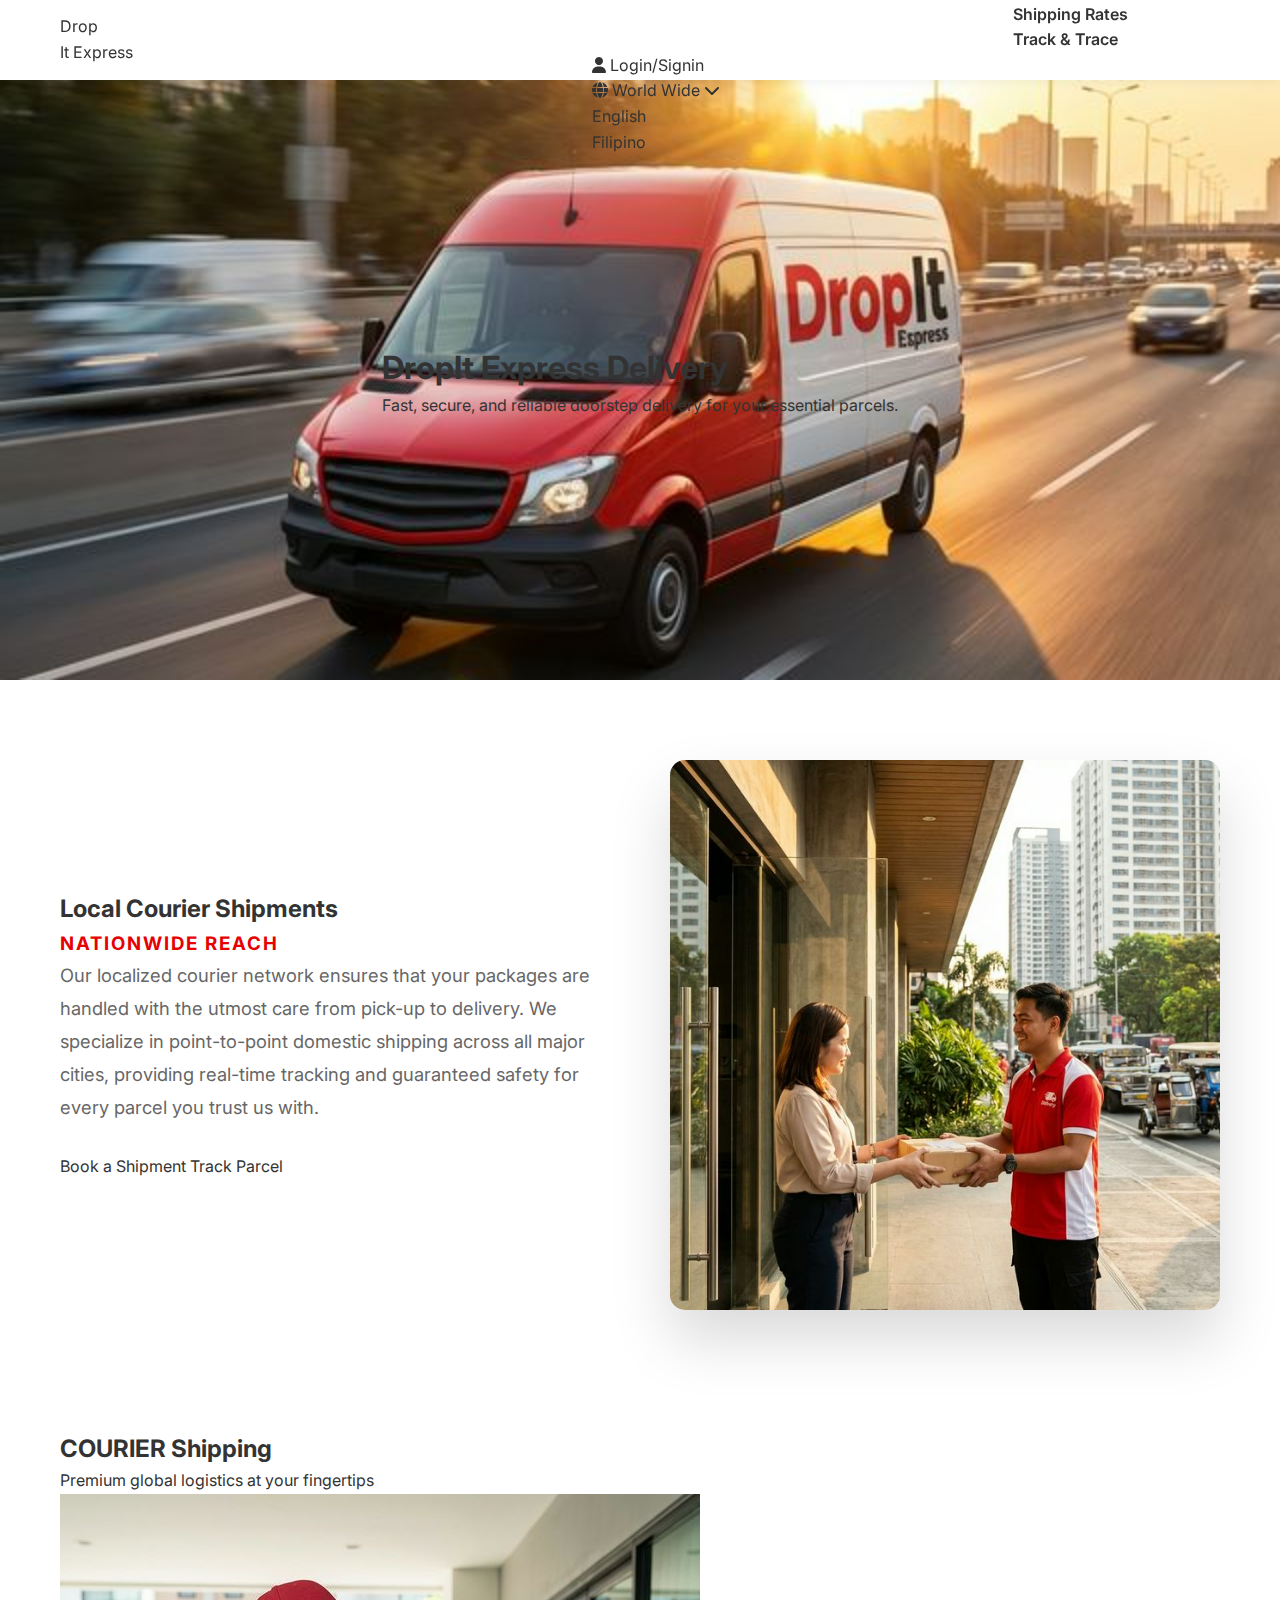
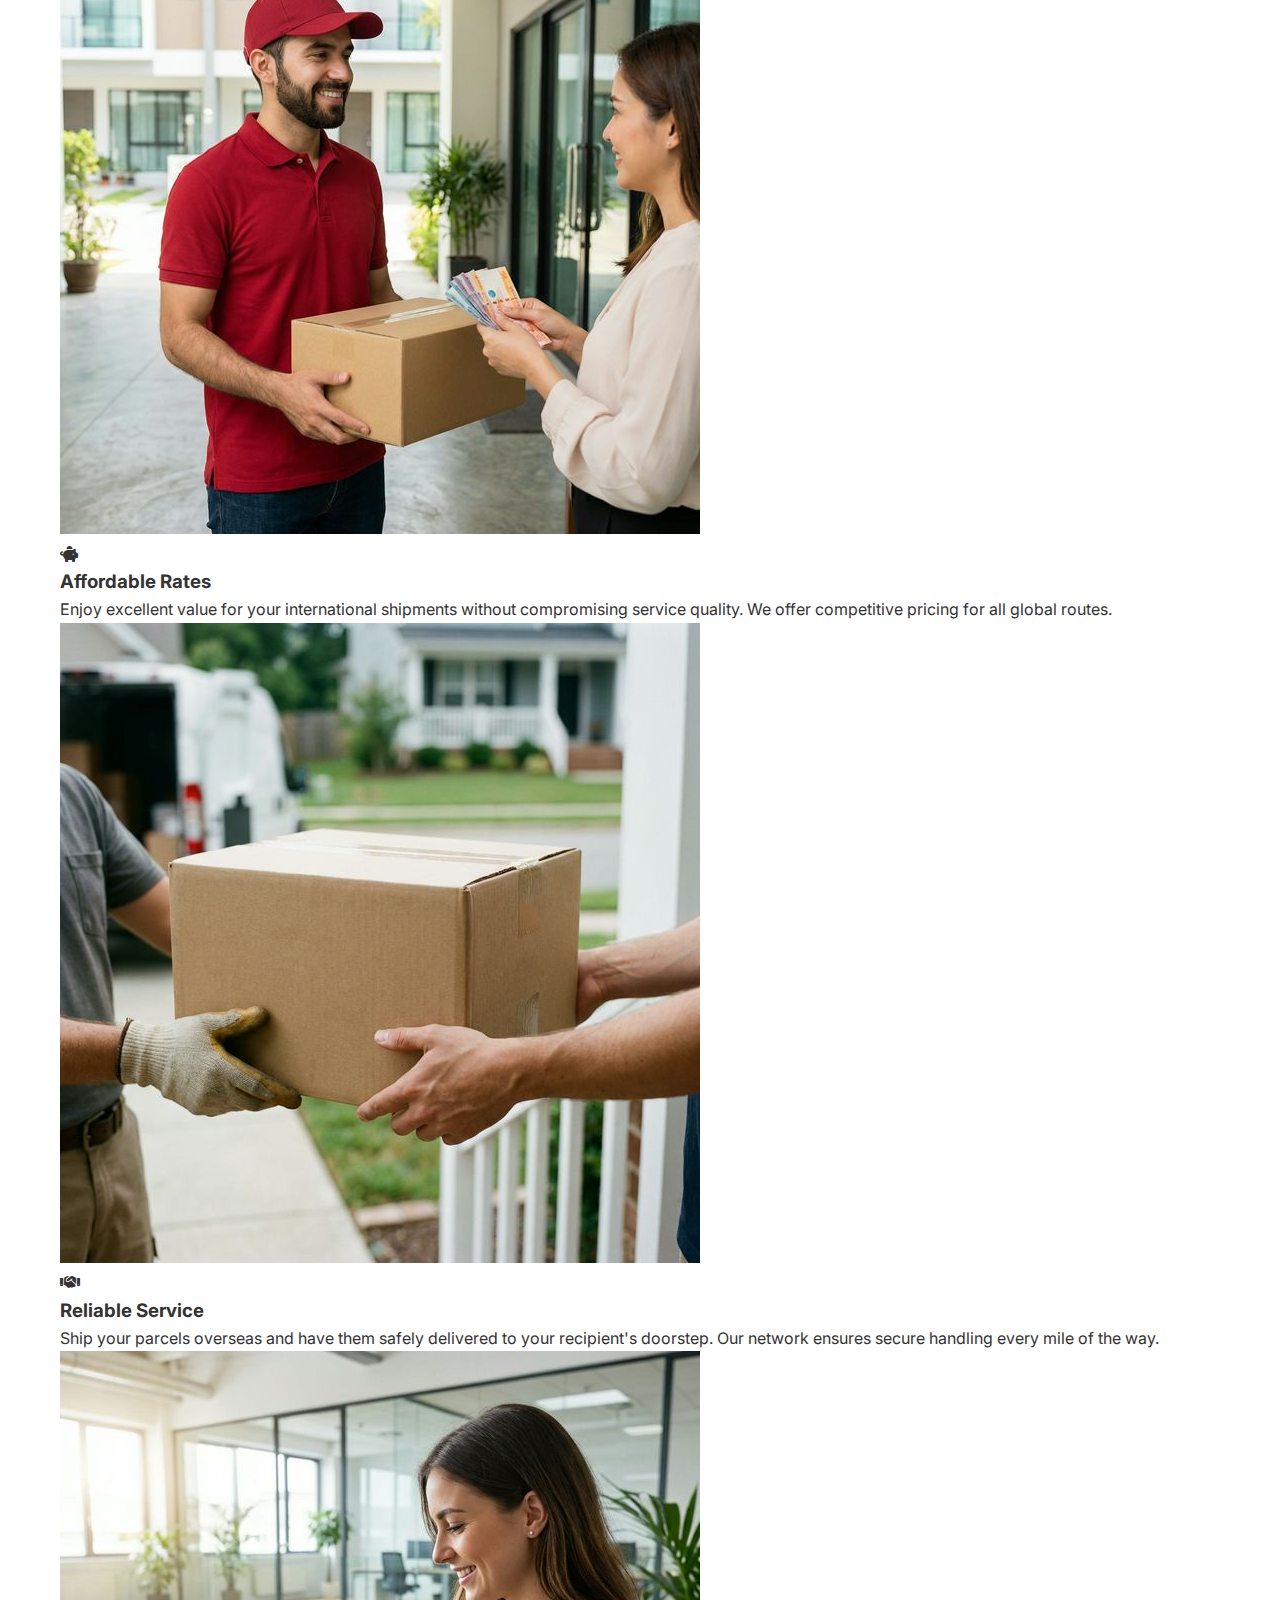
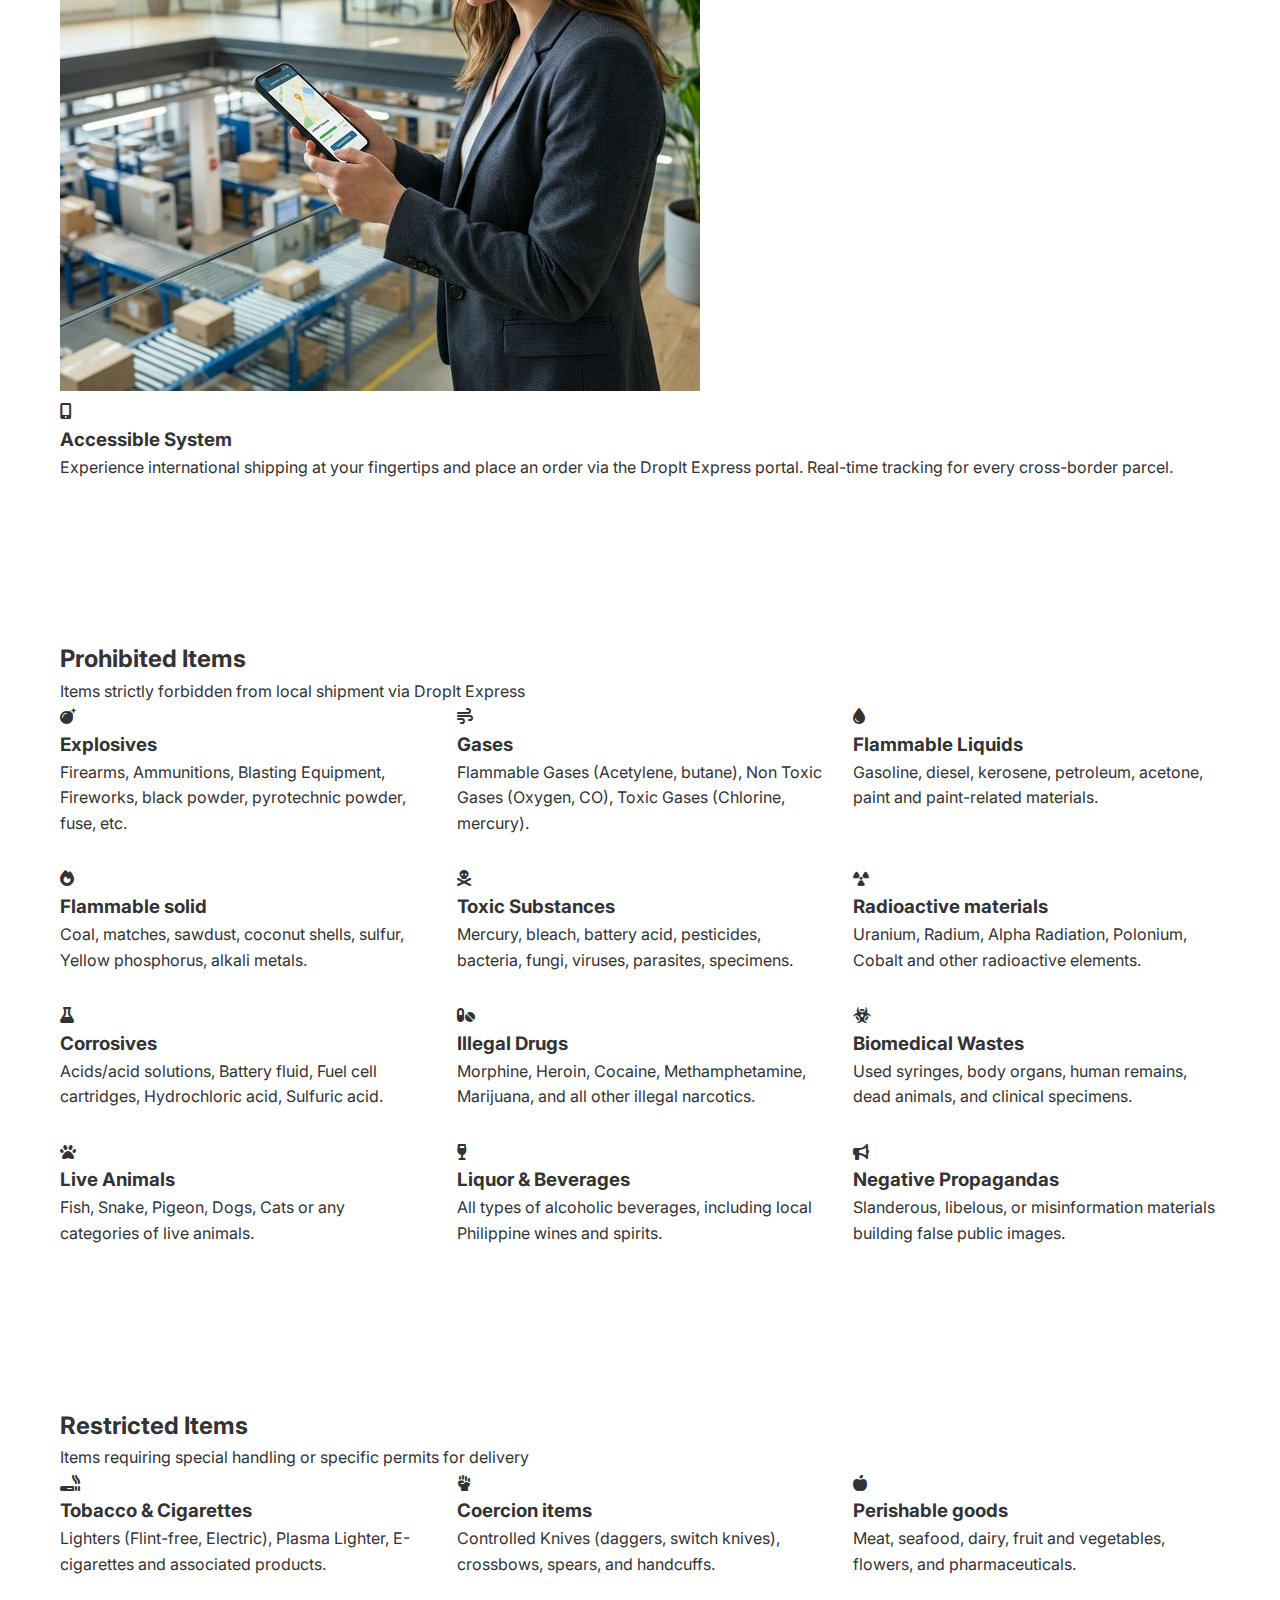
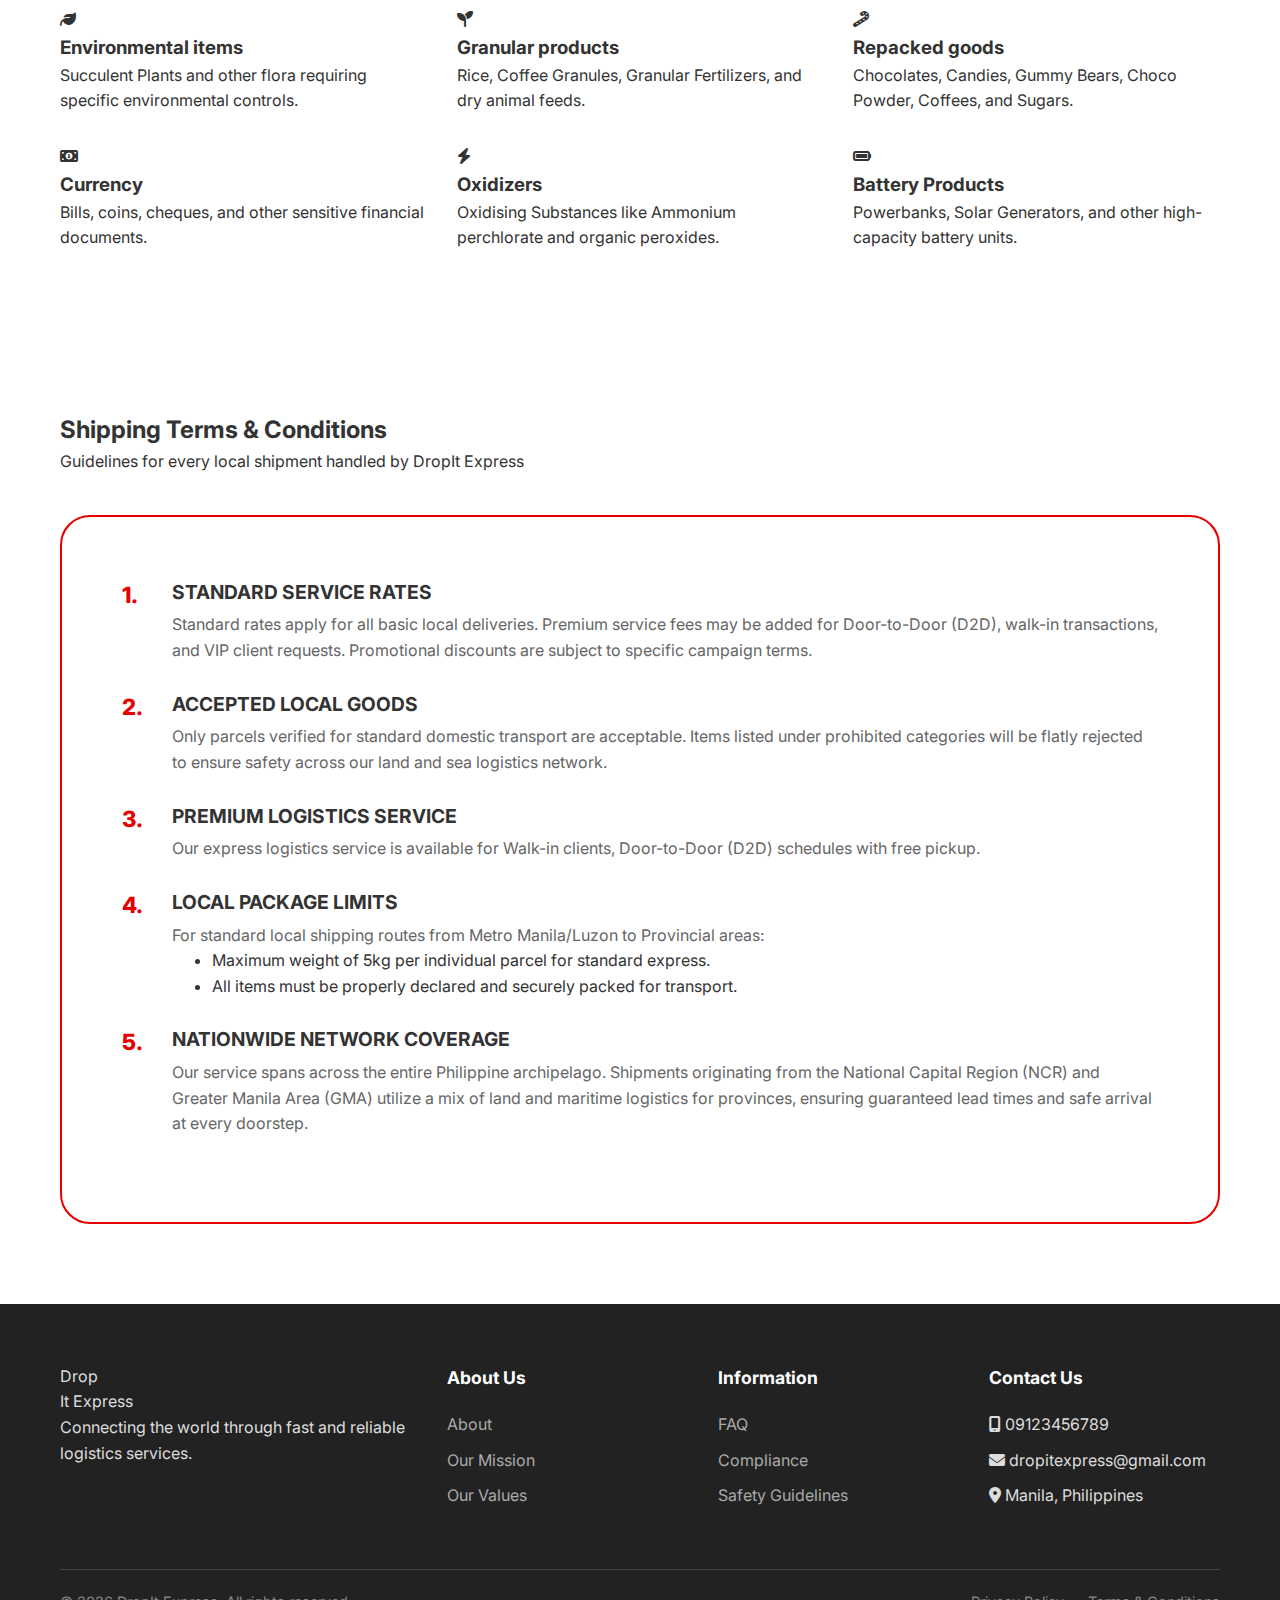
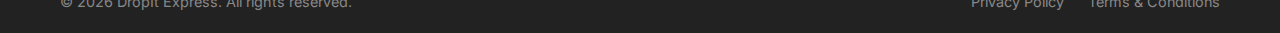
<file: dropit-express.html>
<!DOCTYPE html>
<html lang="en">

<head>
    <meta charset="UTF-8">
    <meta name="viewport" content="width=device-width, initial-scale=1.0">
    <title>DropIt Express Delivery - Fast & Reliable</title>
    <link rel="stylesheet" href="style.css">
    <link href="https://fonts.googleapis.com/css2?family=Inter:wght@400;500;600;700;800;900&display=swap"
        rel="stylesheet">
    <link rel="stylesheet" href="https://cdnjs.cloudflare.com/ajax/libs/font-awesome/6.4.0/css/all.min.css">
    <style>
        body {
            background-color: var(--white);
        }

        .content-section {
            padding: 80px 0;
            background-color: var(--white);
        }

        .terms-container {
            border: 2px solid var(--primary-red);
            border-radius: 30px;
            padding: 60px;
            margin-top: 40px;
            position: relative;
        }

        .terms-header {
            text-align: center;
            margin-bottom: 40px;
        }

        .terms-header h2 {
            font-size: 2rem;
            text-transform: uppercase;
            letter-spacing: 2px;
            color: var(--text-dark);
            margin-bottom: 10px;
        }

        .terms-header .divider {
            width: 60px;
            height: 6px;
            background-color: var(--primary-red);
            margin: 0 auto;
        }

        .terms-list {
            list-style: none;
            counter-reset: terms-counter;
        }

        .terms-item {
            margin-bottom: 25px;
            display: flex;
            gap: 20px;
            align-items: flex-start;
        }

        .terms-item::before {
            counter-increment: terms-counter;
            content: counter(terms-counter) ".";
            font-weight: 800;
            color: var(--primary-red);
            font-size: 1.4rem;
            min-width: 30px;
        }

        .terms-content h4 {
            font-size: 1.2rem;
            text-transform: uppercase;
            color: var(--text-dark);
            margin-bottom: 5px;
            font-weight: 700;
        }

        .terms-content p {
            color: var(--text-light);
            line-height: 1.6;
        }

        /* Override for grid uniformity */
        .search-grid-natours.items-grid {
            display: grid;
            grid-template-columns: repeat(3, 1fr);
            gap: 30px;
        }

        @media (max-width: 1024px) {
            .search-grid-natours.items-grid {
                grid-template-columns: repeat(2, 1fr);
            }
        }

        @media (max-width: 768px) {
            .search-grid-natours.items-grid {
                grid-template-columns: 1fr;
            }

            .terms-container {
                padding: 30px;
            }
        }
    </style>
</head>

<body>
    <!-- Navigation -->
    <nav class="navbar">
        <div class="container">
            <a href="index.html" class="logo">
                <div class="logo-text">
                    <span class="logo-drop">Drop</span>
                    <div class="logo-it-express">
                        <span class="logo-it">It</span>
                        <span class="logo-express">Express</span>
                    </div>
                </div>
            </a>

            <div class="nav-right">
                <ul class="nav-links">
                    <li><a href="index.html">Home</a></li>

                    <li class="dropdown">
                        <a href="#" class="active">Services <i class="fa-solid fa-chevron-down"></i></a>
                        <ul class="dropdown-menu">
                            <li><a href="dropit-express.html">DropIt Express</a></li>
                            <li><a href="dropit-international.html">DropIt International</a></li>
                        </ul>
                    </li>

                    <li class="dropdown">
                        <a href="#">Drop Package <i class="fa-solid fa-chevron-down"></i></a>
                        <ul class="dropdown-menu">
                            <li><a href="drop-off.html">Drop-Off Package</a></li>
                            <li><a href="#">My Shipments</a></li>
                        </ul>
                    </li>

                    <li class="dropdown">
                        <a href="#">Search <i class="fa-solid fa-chevron-down"></i></a>
                        <ul class="dropdown-menu">
                            <li><a href="#">Find Branch</a></li>
                            <li><a href="#">Shipping Days</a></li>
                            <li><a href="#">Shipping Rates</a></li>
                            <li><a href="tracking.html">Track & Trace</a></li>
                        </ul>
                    </li>
                    <li><a href="index.html#contact">Contact</a></li>
                </ul>

                <div class="nav-actions">
                    <a href="#" class="login-link">
                        <i class="fa-solid fa-user"></i> Login/Signin
                    </a>

                    <div class="language-dropdown">
                        <div class="dropdown">
                            <a href="#">
                                <i class="fa-solid fa-globe"></i> World Wide <i class="fa-solid fa-chevron-down"></i>
                            </a>
                            <ul class="dropdown-menu lang-menu">
                                <li><a href="#">English</a></li>
                                <li><a href="#">Filipino</a></li>
                            </ul>
                        </div>
                    </div>
                </div>

                <div class="mobile-menu-btn">
                    <i class="fa-solid fa-bars"></i>
                </div>
            </div>
        </div>
    </nav>

    <!-- Page Hero -->
    <header class="hero" style="background-image: url('images/dropit-express-hero.png');">
        <div class="hero-overlay-natours"></div>
        <div class="container hero-content-centered">
            <h1>DropIt Express Delivery</h1>
            <p>Fast, secure, and reliable doorstep delivery for your essential parcels.</p>
        </div>
    </header>

    <!-- Local Courier Shipments Section -->
    <section class="content-section" style="padding-bottom: 40px;">
        <div class="container">
            <div style="display: flex; align-items: center; gap: 60px; flex-wrap: wrap;">
                <div style="flex: 1; min-width: 350px;">
                    <h2 class="section-title-natours">Local Courier Shipments</h2>
                    <h3 class="section-subtitle-natours" style="color: var(--primary-red); letter-spacing: 2px;">
                        NATIONWIDE REACH</h3>
                    <p style="margin-bottom: 30px; font-size: 1.15rem; color: var(--text-light); line-height: 1.8;">
                        Our localized courier network ensures that your packages are handled with the utmost care from
                        pick-up to delivery. We specialize in point-to-point domestic shipping across all major cities,
                        providing real-time tracking and guaranteed safety for every parcel you trust us with.
                    </p>
                    <div class="btn-group-natours">
                        <a href="drop-off.html" class="btn-primary-natours">Book a Shipment</a>
                        <a href="tracking.html" class="btn-outline-natours">Track Parcel</a>
                    </div>
                </div>
                <div style="flex: 1; min-width: 350px;">
                    <div class="image-container"
                        style="box-shadow: 0 30px 60px rgba(0,0,0,0.15); border-radius: 15px; overflow: hidden;">
                        <img src="images/local-courier-v2.png" alt="Local Courier Shipment"
                            style="width: 100%; display: block;">
                    </div>
                </div>
            </div>
        </div>
    </section>

    <!-- International Shipping Section -->
    <section class="content-section" style="background-color: white;">
        <div class="container">
            <div class="section-header-natours">
                <h2>COURIER Shipping</h2>
                <p>Premium global logistics at your fingertips</p>
            </div>

            <div class="intl-cards-grid">
                <!-- Affordable Rates -->
                <div class="intl-card">
                    <img src="images/intl-affordable-v2.png" alt="Affordable Rates" class="intl-card-img">
                    <div class="intl-card-content">
                        <div class="intl-card-icon"><i class="fa-solid fa-piggy-bank"></i></div>
                        <h3>Affordable Rates</h3>
                        <p>Enjoy excellent value for your international shipments without compromising service quality.
                            We offer competitive pricing for all global routes.</p>
                    </div>
                </div>
                <!-- Reliable Service -->
                <div class="intl-card">
                    <img src="images/intl-reliable.png" alt="Reliable Service" class="intl-card-img">
                    <div class="intl-card-content">
                        <div class="intl-card-icon"><i class="fa-solid fa-handshake"></i></div>
                        <h3>Reliable Service</h3>
                        <p>Ship your parcels overseas and have them safely delivered to your recipient's doorstep. Our
                            network ensures secure handling every mile of the way.</p>
                    </div>
                </div>
                <!-- Accessible System -->
                <div class="intl-card">
                    <img src="images/intl-accessible.png" alt="Accessible System" class="intl-card-img">
                    <div class="intl-card-content">
                        <div class="intl-card-icon"><i class="fa-solid fa-mobile-screen-button"></i></div>
                        <h3>Accessible System</h3>
                        <p>Experience international shipping at your fingertips and place an order via the DropIt
                            Express portal. Real-time tracking for every cross-border parcel.</p>
                    </div>
                </div>
            </div>
        </div>
    </section>


    <!-- Prohibited Items Section -->
    <section class="content-section">
        <div class="container">
            <div class="section-header-natours">
                <h2>Prohibited Items</h2>
                <p>Items strictly forbidden from local shipment via DropIt Express</p>
            </div>

            <div class="search-grid-natours items-grid">
                <div class="search-card-natours">
                    <div class="icon-circle-natours"><i class="fa-solid fa-bomb"></i></div>
                    <h3>Explosives</h3>
                    <p>Firearms, Ammunitions, Blasting Equipment, Fireworks, black powder, pyrotechnic powder, fuse,
                        etc.</p>
                </div>

                <div class="search-card-natours">
                    <div class="icon-circle-natours"><i class="fa-solid fa-wind"></i></div>
                    <h3>Gases</h3>
                    <p>Flammable Gases (Acetylene, butane), Non Toxic Gases (Oxygen, CO), Toxic Gases (Chlorine,
                        mercury).</p>
                </div>

                <div class="search-card-natours">
                    <div class="icon-circle-natours"><i class="fa-solid fa-droplet"></i></div>
                    <h3>Flammable Liquids</h3>
                    <p>Gasoline, diesel, kerosene, petroleum, acetone, paint and paint-related materials.</p>
                </div>

                <div class="search-card-natours">
                    <div class="icon-circle-natours"><i class="fa-solid fa-fire"></i></div>
                    <h3>Flammable solid</h3>
                    <p>Coal, matches, sawdust, coconut shells, sulfur, Yellow phosphorus, alkali metals.</p>
                </div>

                <div class="search-card-natours">
                    <div class="icon-circle-natours"><i class="fa-solid fa-skull-crossbones"></i></div>
                    <h3>Toxic Substances</h3>
                    <p>Mercury, bleach, battery acid, pesticides, bacteria, fungi, viruses, parasites, specimens.</p>
                </div>

                <div class="search-card-natours">
                    <div class="icon-circle-natours"><i class="fa-solid fa-radiation"></i></div>
                    <h3>Radioactive materials</h3>
                    <p>Uranium, Radium, Alpha Radiation, Polonium, Cobalt and other radioactive elements.</p>
                </div>

                <div class="search-card-natours">
                    <div class="icon-circle-natours"><i class="fa-solid fa-flask"></i></div>
                    <h3>Corrosives</h3>
                    <p>Acids/acid solutions, Battery fluid, Fuel cell cartridges, Hydrochloric acid, Sulfuric acid.</p>
                </div>

                <div class="search-card-natours">
                    <div class="icon-circle-natours"><i class="fa-solid fa-pills"></i></div>
                    <h3>Illegal Drugs</h3>
                    <p>Morphine, Heroin, Cocaine, Methamphetamine, Marijuana, and all other illegal narcotics.</p>
                </div>

                <div class="search-card-natours">
                    <div class="icon-circle-natours"><i class="fa-solid fa-biohazard"></i></div>
                    <h3>Biomedical Wastes</h3>
                    <p>Used syringes, body organs, human remains, dead animals, and clinical specimens.</p>
                </div>

                <div class="search-card-natours">
                    <div class="icon-circle-natours"><i class="fa-solid fa-paw"></i></div>
                    <h3>Live Animals</h3>
                    <p>Fish, Snake, Pigeon, Dogs, Cats or any categories of live animals.</p>
                </div>

                <div class="search-card-natours">
                    <div class="icon-circle-natours"><i class="fa-solid fa-wine-glass"></i></div>
                    <h3>Liquor & Beverages</h3>
                    <p>All types of alcoholic beverages, including local Philippine wines and spirits.</p>
                </div>

                <div class="search-card-natours">
                    <div class="icon-circle-natours"><i class="fa-solid fa-bullhorn"></i></div>
                    <h3>Negative Propagandas</h3>
                    <p>Slanderous, libelous, or misinformation materials building false public images.</p>
                </div>
            </div>
        </div>
    </section>

    <!-- Restricted Items Section -->
    <section class="content-section">
        <div class="container">
            <div class="section-header-natours">
                <h2>Restricted Items</h2>
                <p>Items requiring special handling or specific permits for delivery</p>
            </div>

            <div class="search-grid-natours items-grid">
                <div class="search-card-natours">
                    <div class="icon-circle-natours"><i class="fa-solid fa-smoking"></i></div>
                    <h3>Tobacco & Cigarettes</h3>
                    <p>Lighters (Flint-free, Electric), Plasma Lighter, E-cigarettes and associated products.</p>
                </div>

                <div class="search-card-natours">
                    <div class="icon-circle-natours"><i class="fa-solid fa-hand-fist"></i></div>
                    <h3>Coercion items</h3>
                    <p>Controlled Knives (daggers, switch knives), crossbows, spears, and handcuffs.</p>
                </div>

                <div class="search-card-natours">
                    <div class="icon-circle-natours"><i class="fa-solid fa-apple-whole"></i></div>
                    <h3>Perishable goods</h3>
                    <p>Meat, seafood, dairy, fruit and vegetables, flowers, and pharmaceuticals.</p>
                </div>

                <div class="search-card-natours">
                    <div class="icon-circle-natours"><i class="fa-solid fa-leaf"></i></div>
                    <h3>Environmental items</h3>
                    <p>Succulent Plants and other flora requiring specific environmental controls.</p>
                </div>

                <div class="search-card-natours">
                    <div class="icon-circle-natours"><i class="fa-solid fa-seedling"></i></div>
                    <h3>Granular products</h3>
                    <p>Rice, Coffee Granules, Granular Fertilizers, and dry animal feeds.</p>
                </div>

                <div class="search-card-natours">
                    <div class="icon-circle-natours"><i class="fa-solid fa-candy-cane"></i></div>
                    <h3>Repacked goods</h3>
                    <p>Chocolates, Candies, Gummy Bears, Choco Powder, Coffees, and Sugars.</p>
                </div>

                <div class="search-card-natours">
                    <div class="icon-circle-natours"><i class="fa-solid fa-money-bill-1"></i></div>
                    <h3>Currency</h3>
                    <p>Bills, coins, cheques, and other sensitive financial documents.</p>
                </div>

                <div class="search-card-natours">
                    <div class="icon-circle-natours"><i class="fa-solid fa-bolt"></i></div>
                    <h3>Oxidizers</h3>
                    <p>Oxidising Substances like Ammonium perchlorate and organic peroxides.</p>
                </div>

                <div class="search-card-natours">
                    <div class="icon-circle-natours"><i class="fa-solid fa-battery-full"></i></div>
                    <h3>Battery Products</h3>
                    <p>Powerbanks, Solar Generators, and other high-capacity battery units.</p>
                </div>
            </div>
        </div>
    </section>

    <!-- Terms and Conditions Section -->
    <section class="content-section">
        <div class="container">
            <div class="section-header-natours">
                <h2>Shipping Terms & Conditions</h2>
                <p>Guidelines for every local shipment handled by DropIt Express</p>
            </div>

            <div class="terms-container">
                <div class="terms-list">
                    <div class="terms-item">
                        <div class="terms-content">
                            <h4>Standard Service Rates</h4>
                            <p>Standard rates apply for all basic local deliveries. Premium service fees may be added
                                for Door-to-Door (D2D), walk-in transactions, and VIP client requests. Promotional
                                discounts are subject to specific campaign terms.</p>
                        </div>
                    </div>
                    <div class="terms-item">
                        <div class="terms-content">
                            <h4>Accepted Local Goods</h4>
                            <p>Only parcels verified for standard domestic transport are acceptable. Items listed under
                                prohibited categories will be flatly rejected to ensure safety across our land and sea
                                logistics network.</p>
                        </div>
                    </div>
                    <div class="terms-item">
                        <div class="terms-content">
                            <h4>Premium Logistics Service</h4>
                            <p>Our express logistics service is available for Walk-in clients, Door-to-Door (D2D)
                                schedules with free pickup.</p>
                        </div>
                    </div>
                    <div class="terms-item">
                        <div class="terms-content">
                            <h4>Local Package Limits</h4>
                            <p>For standard local shipping routes from Metro Manila/Luzon to Provincial areas:</p>
                            <ul class="sub-list" style="list-style: disc; padding-left: 40px;">
                                <li>Maximum weight of 5kg per individual parcel for standard express.</li>
                                <li>All items must be properly declared and securely packed for transport.</li>
                            </ul>
                        </div>
                    </div>
                    <div class="terms-item">
                        <div class="terms-content">
                            <h4>Nationwide Network Coverage</h4>
                            <p>Our service spans across the entire Philippine archipelago. Shipments originating from
                                the National Capital Region (NCR) and Greater Manila Area (GMA) utilize a mix of land
                                and maritime logistics for provinces, ensuring guaranteed lead times and safe arrival at
                                every doorstep.</p>
                        </div>
                    </div>
                </div>
            </div>
        </div>
    </section>

    <!-- Footer -->
    <footer>
        <div class="container">
            <div class="footer-grid">
                <div class="footer-col">
                    <a href="index.html" class="logo footer-logo-text">
                        <div class="logo-text">
                            <span class="logo-drop">Drop</span>
                            <div class="logo-it-express">
                                <span class="logo-it">It</span>
                                <span class="logo-express">Express</span>
                            </div>
                        </div>
                    </a>
                    <p>Connecting the world through fast and reliable logistics services.</p>
                </div>
                <div class="footer-col">
                    <h4>About Us</h4>
                    <ul>
                        <li><a href="about.html">About</a></li>
                        <li><a href="#">Our Mission</a></li>
                        <li><a href="#">Our Values</a></li>
                    </ul>
                </div>
                <div class="footer-col">
                    <h4>Information</h4>
                    <ul>
                        <li><a href="faq.html">FAQ</a></li>
                        <li><a href="#">Compliance</a></li>
                        <li><a href="#">Safety Guidelines</a></li>
                    </ul>
                </div>
                <div class="footer-col">
                    <h4>Contact Us</h4>
                    <ul class="contact-list">
                        <li><i class="fa-solid fa-mobile-screen"></i> 09123456789</li>
                        <li><i class="fa-solid fa-envelope"></i> dropitexpress@gmail.com</li>
                        <li><i class="fa-solid fa-location-dot"></i> Manila, Philippines</li>
                    </ul>
                </div>
            </div>
            <div class="footer-bottom">
                <p>&copy; 2026 DropIt Express. All rights reserved.</p>
                <div class="footer-links">
                    <a href="#">Privacy Policy</a>
                    <a href="#">Terms & Conditions</a>
                </div>
            </div>
        </div>
    </footer>
</body>

</html>
</file>
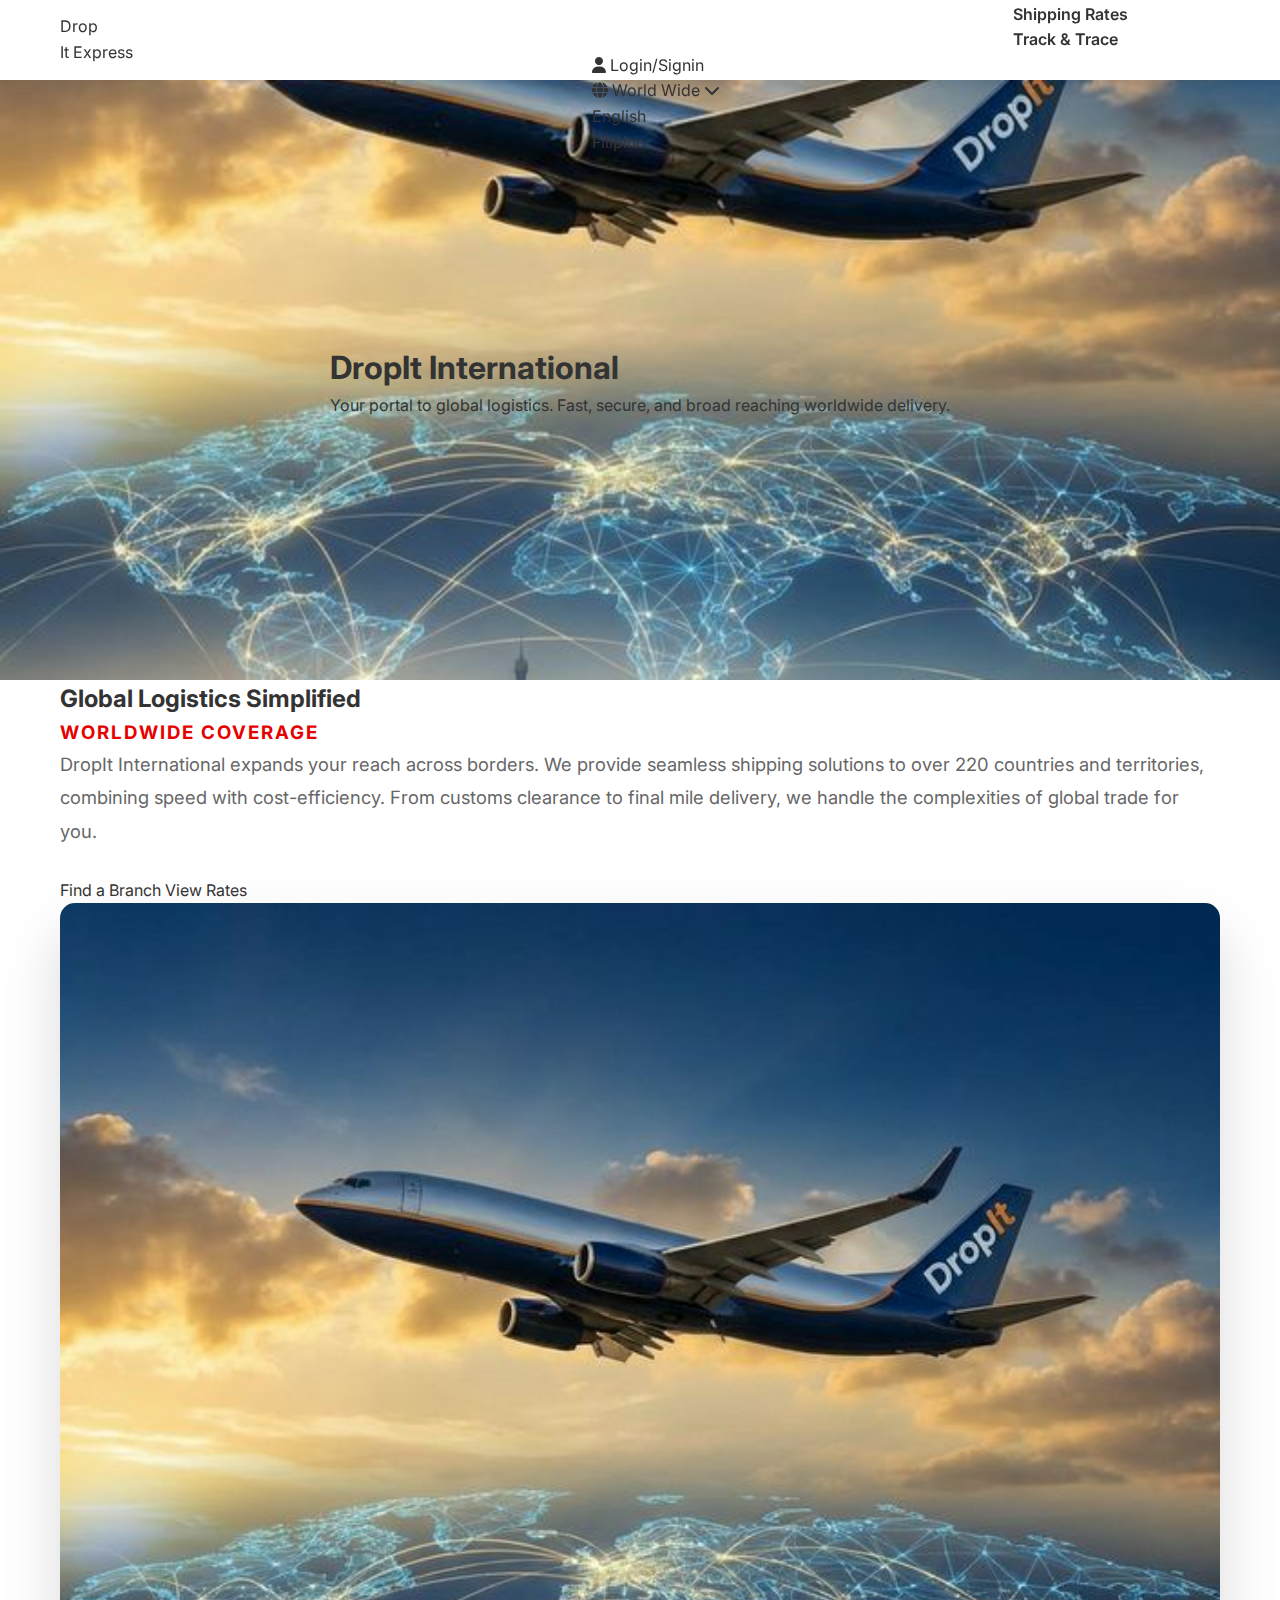
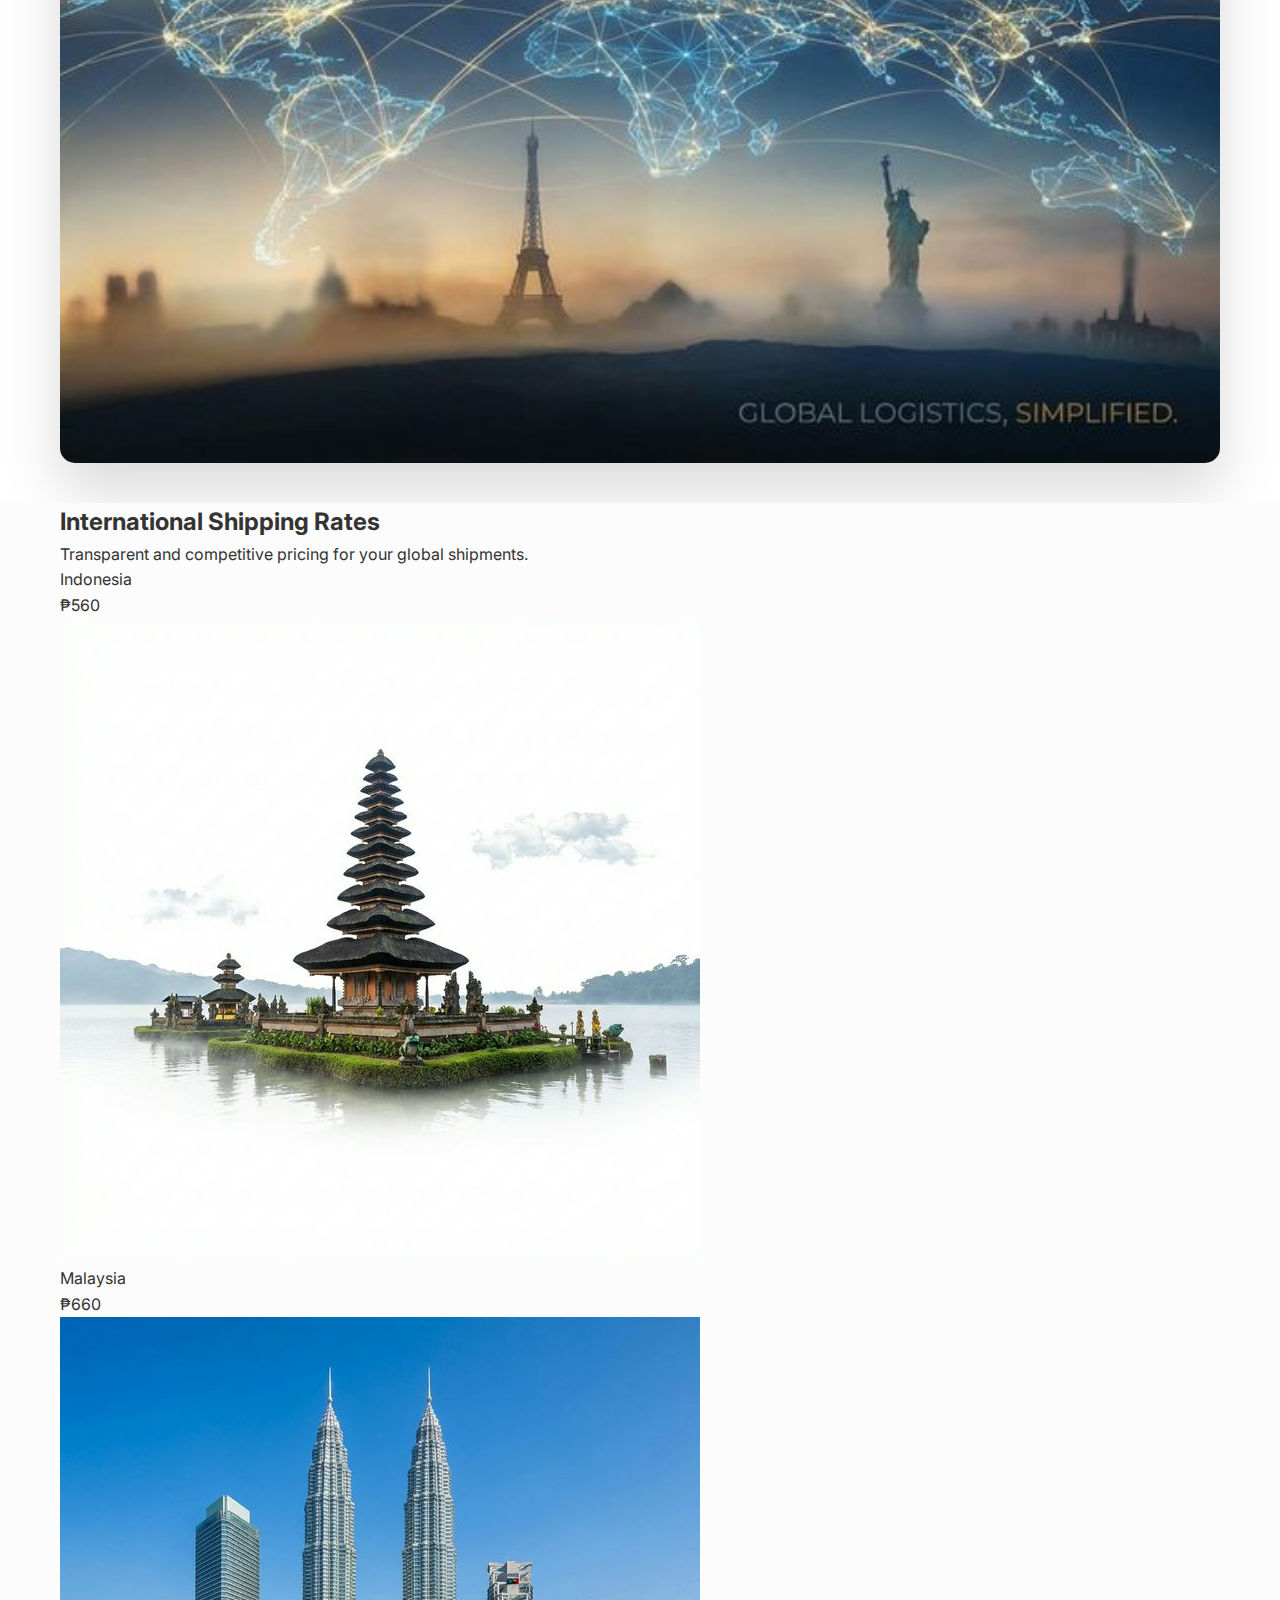
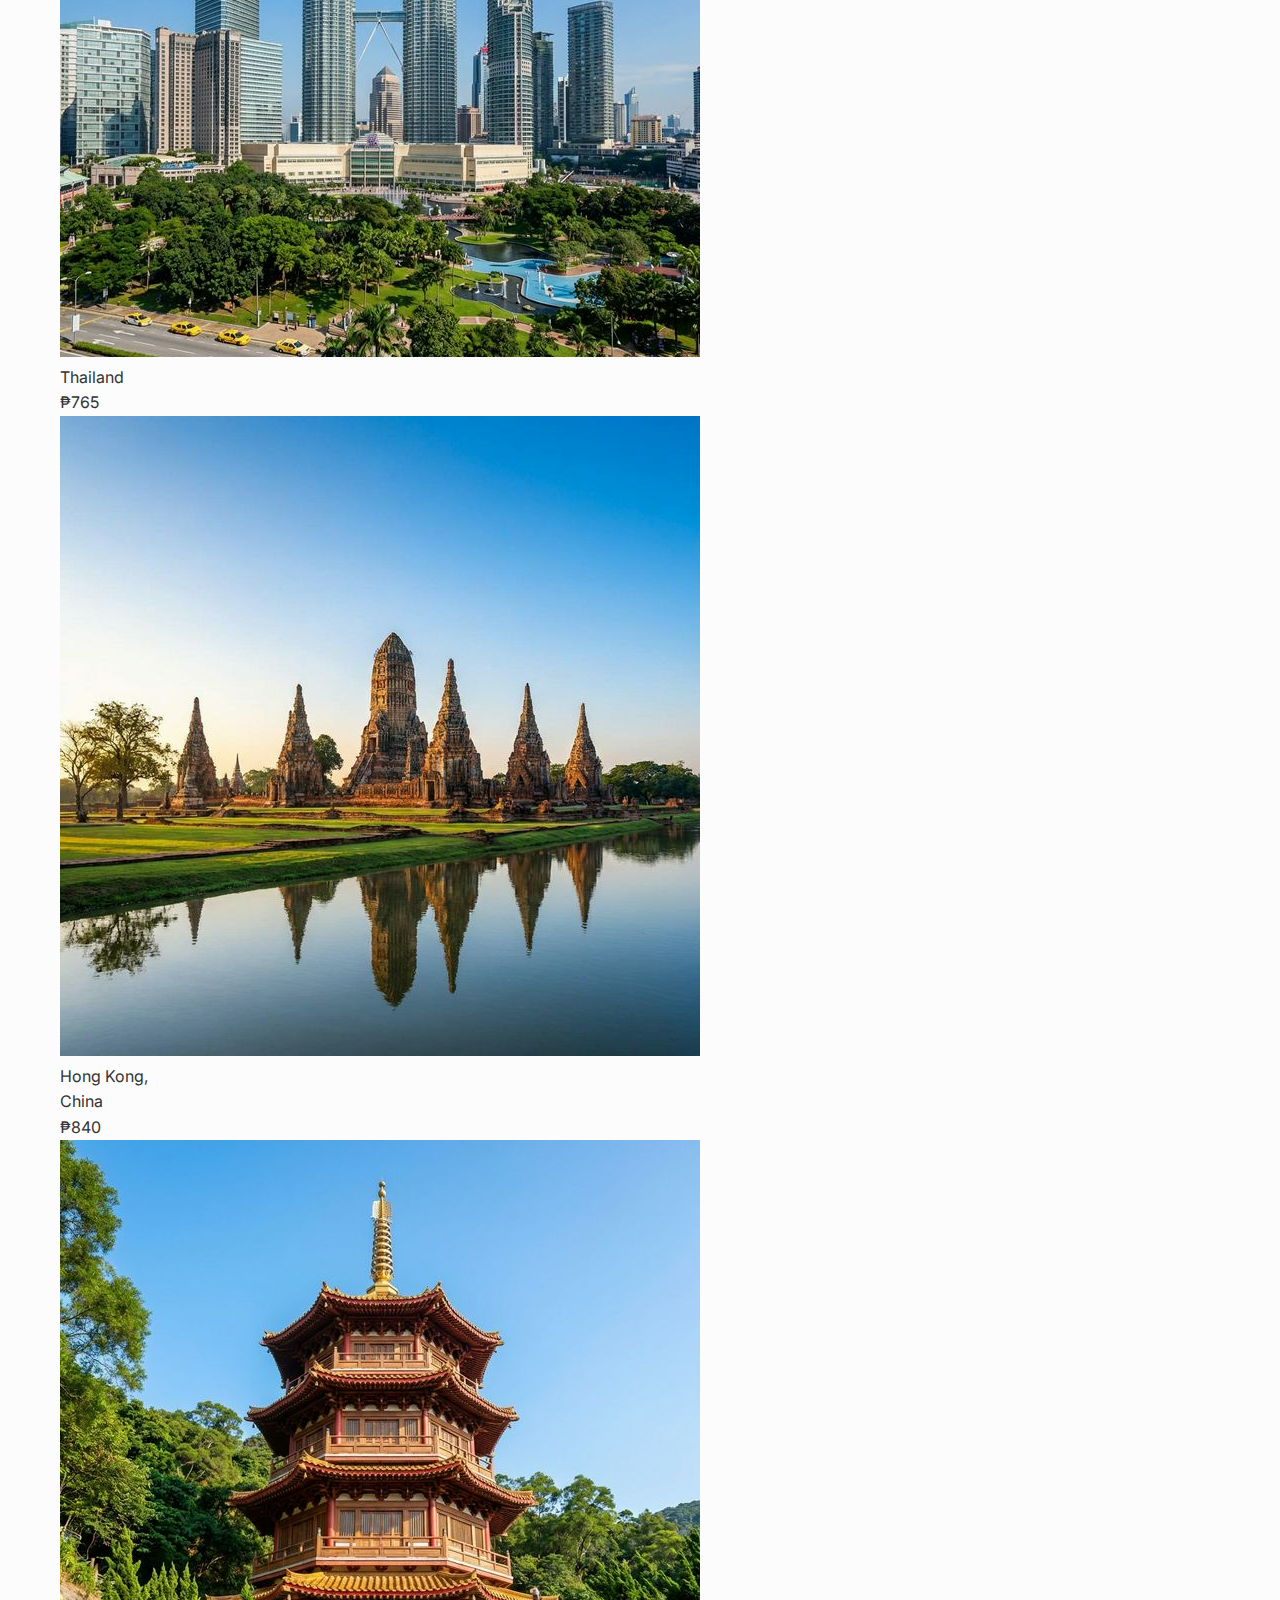
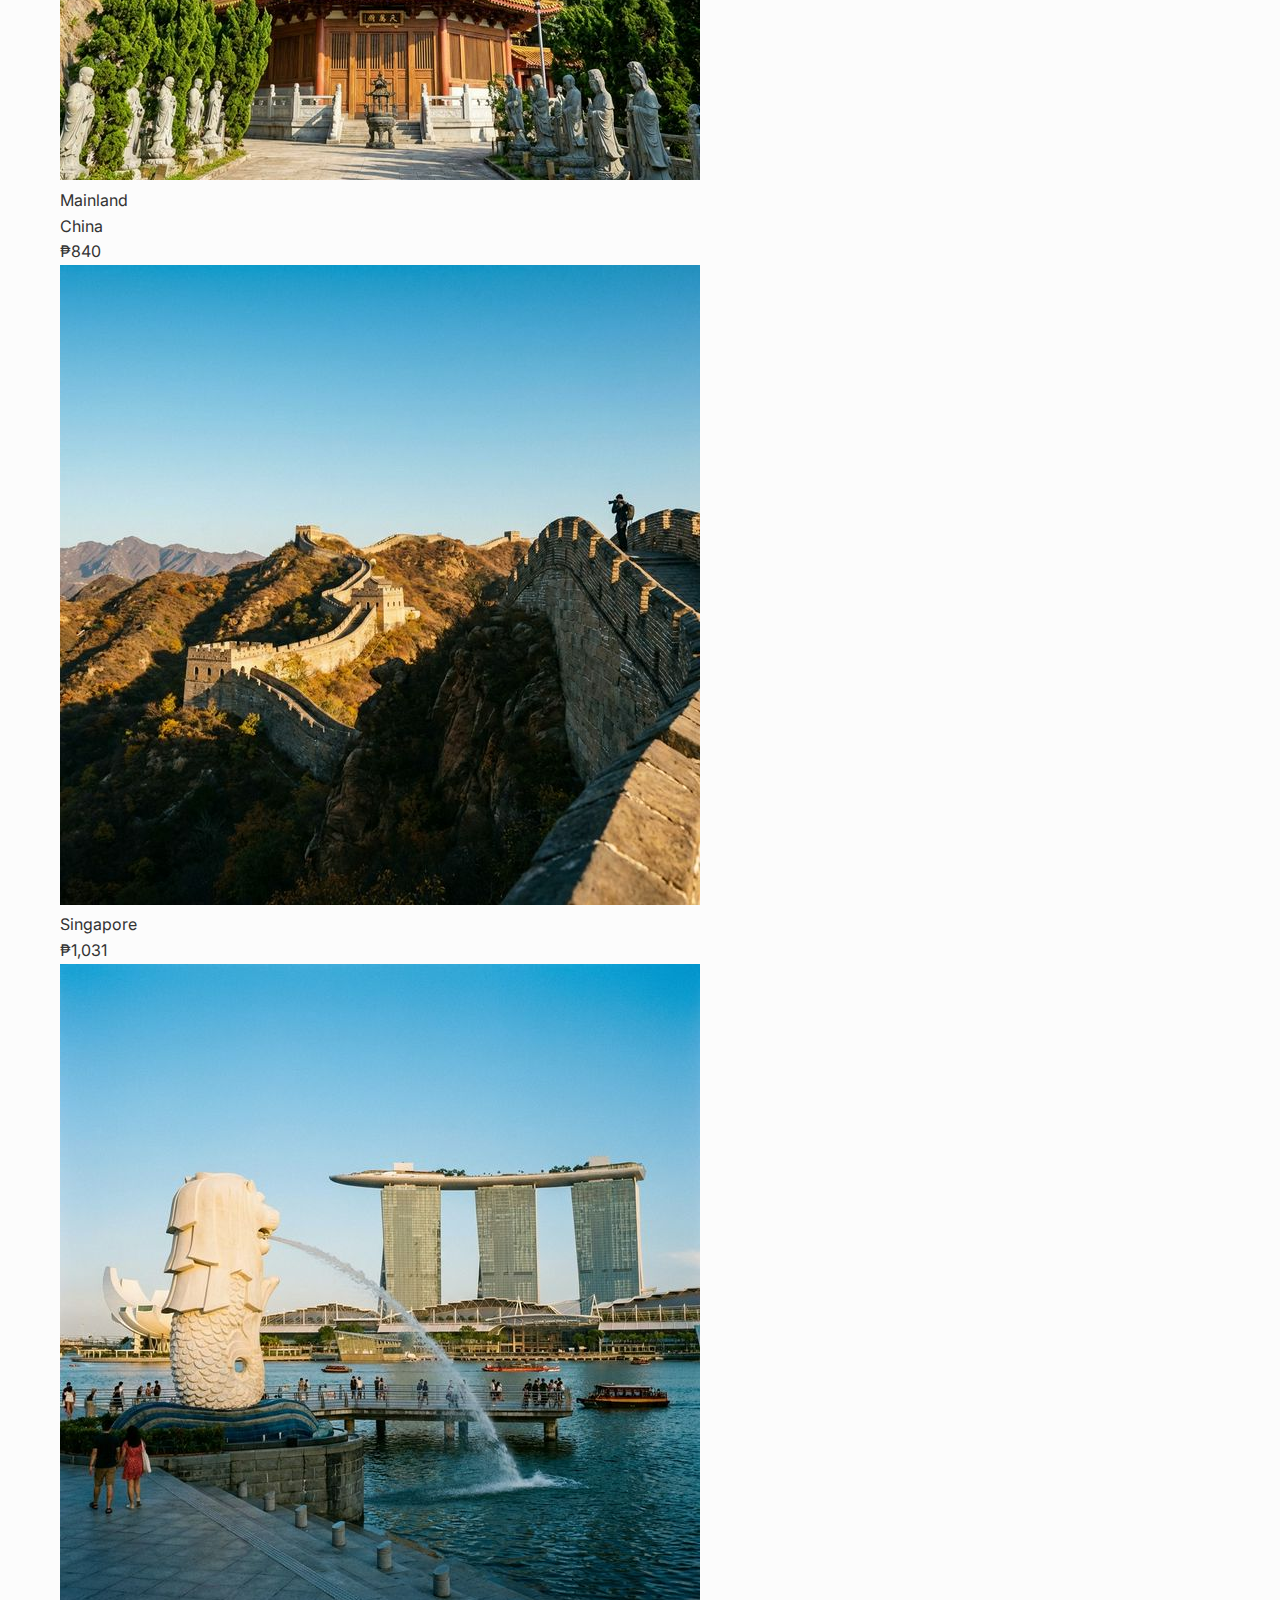
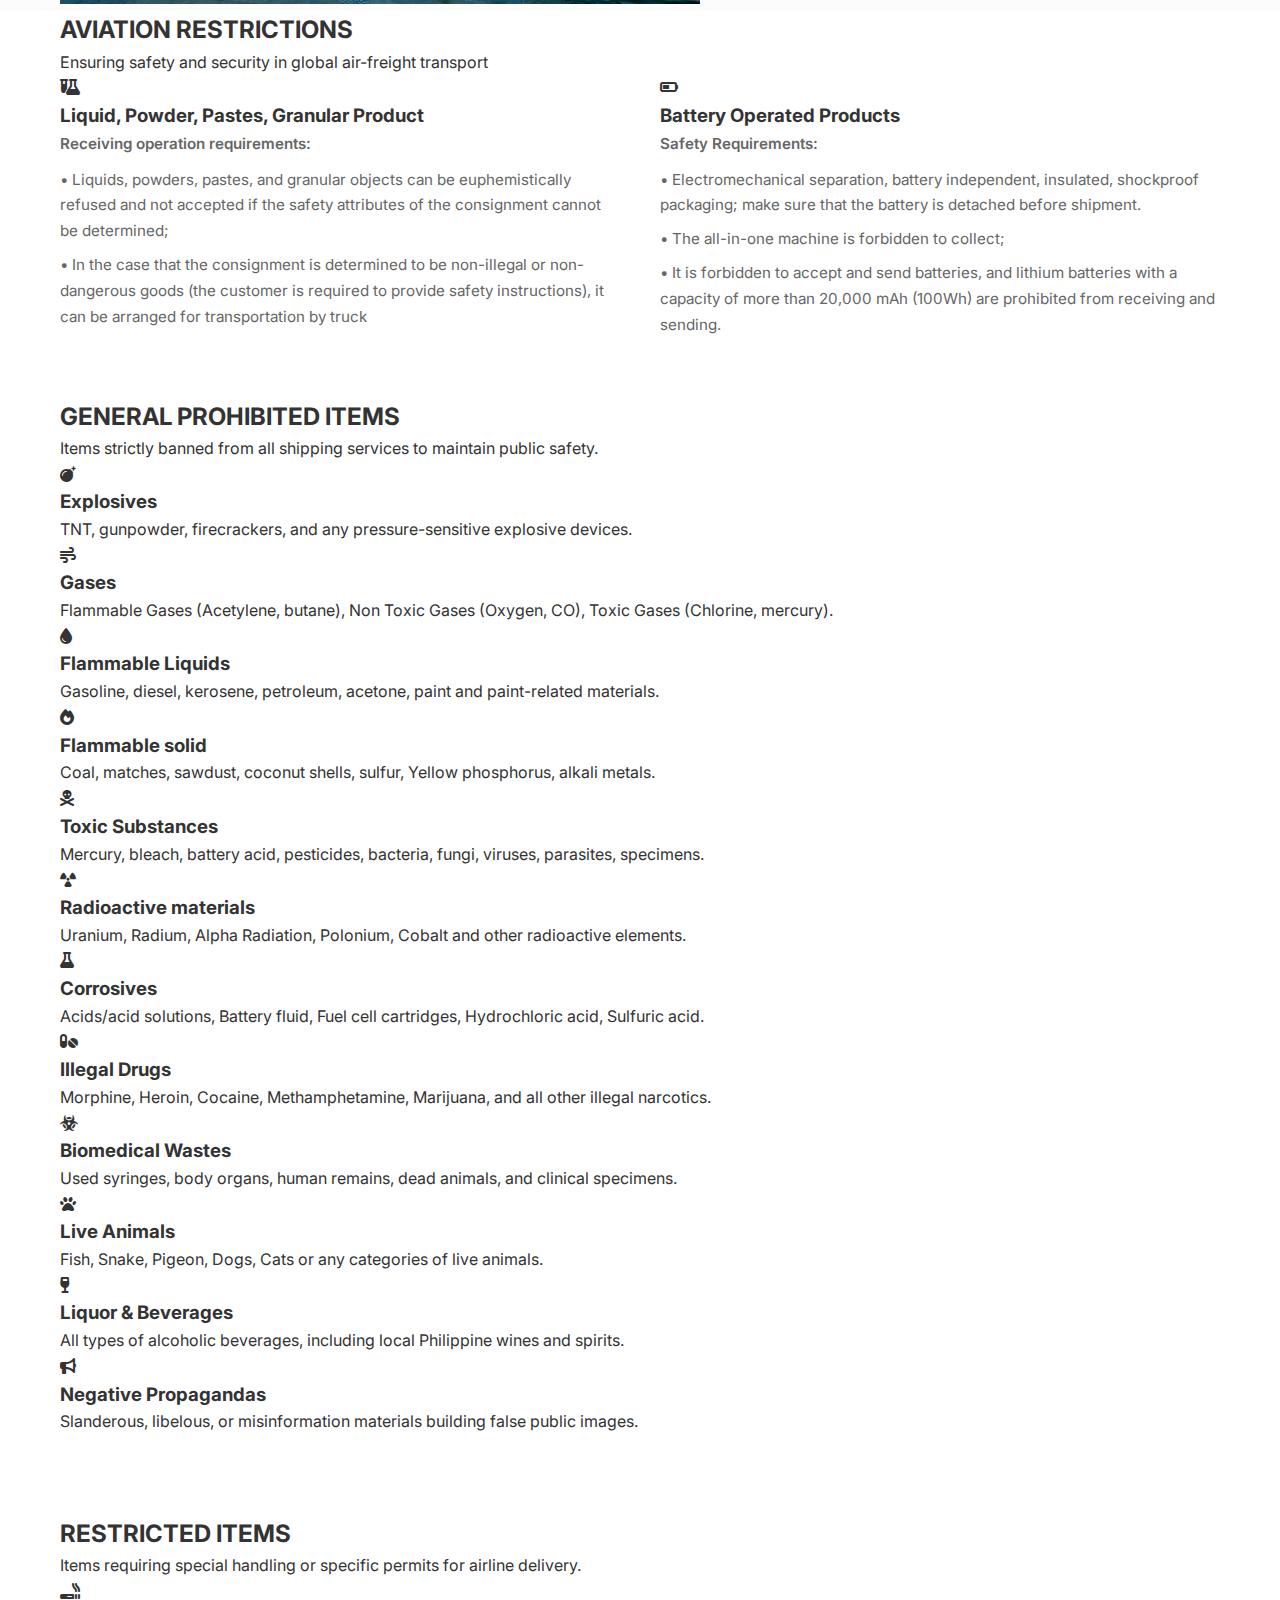
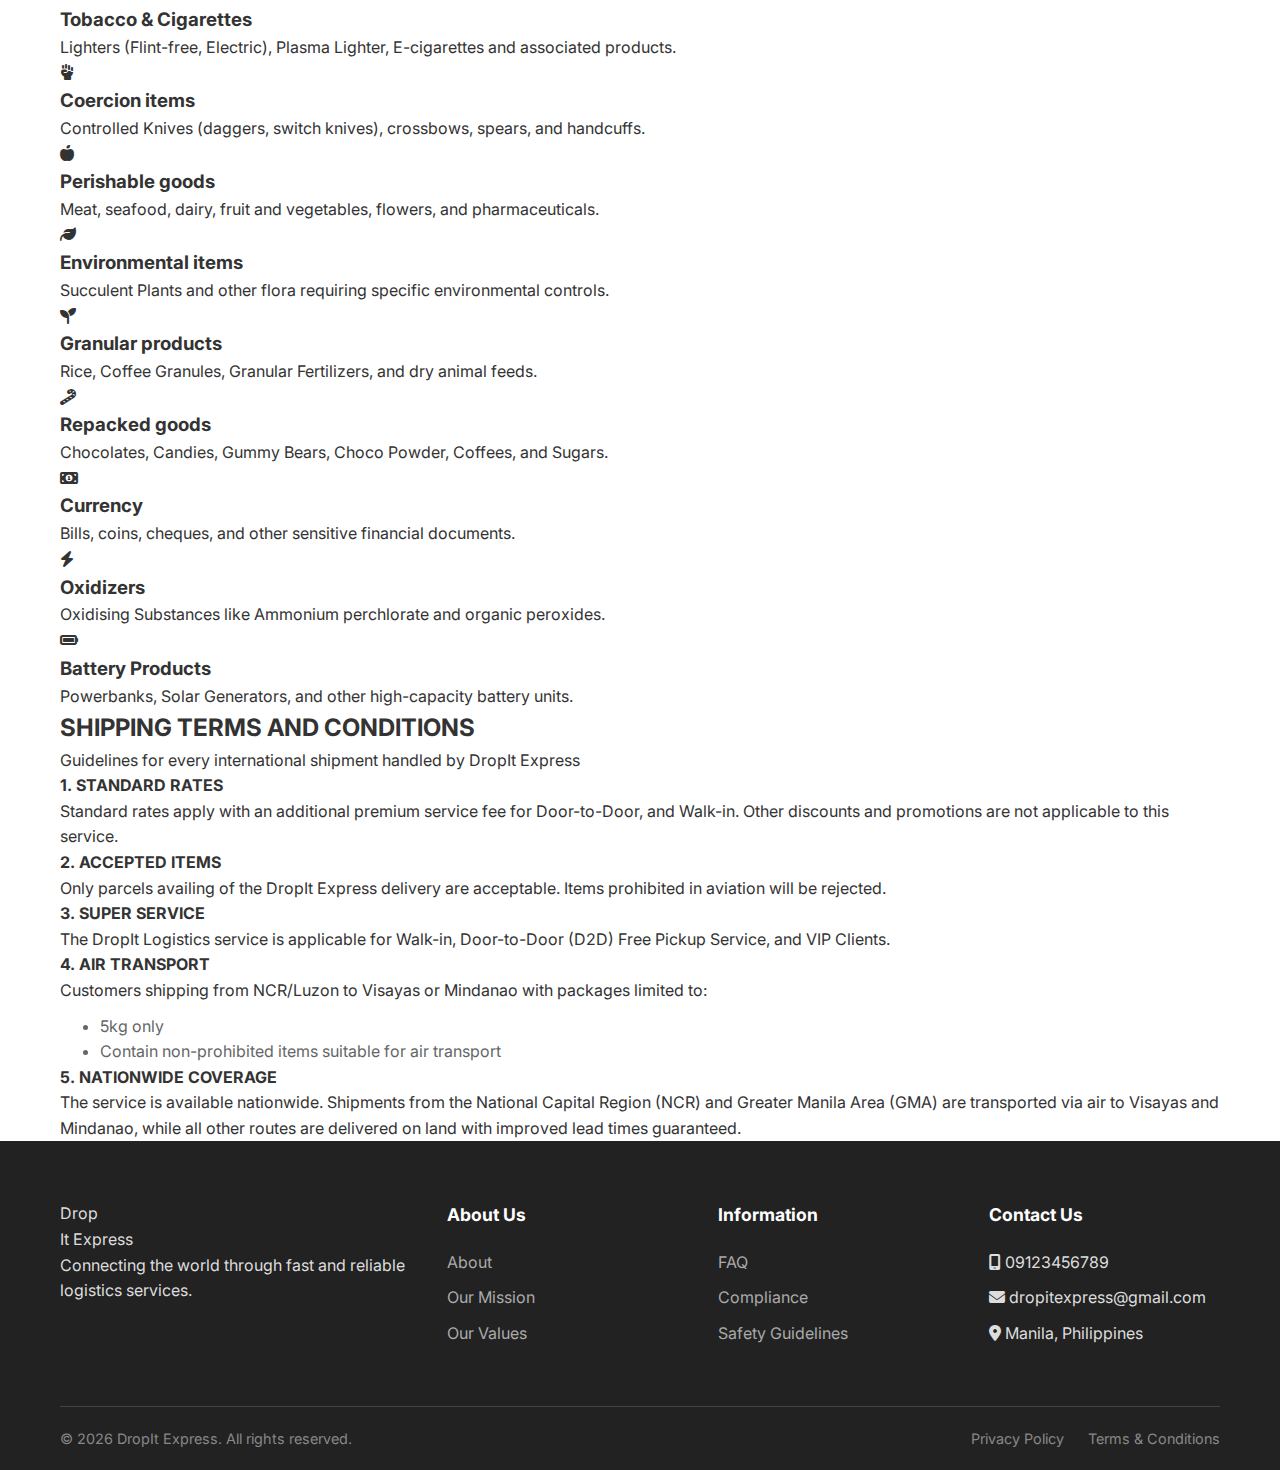
<file: dropit-international.html>
<!DOCTYPE html>
<html lang="en">

<head>
    <meta charset="UTF-8">
    <meta name="viewport" content="width=device-width, initial-scale=1.0">
    <title>DropIt International - Global Shipping Solutions</title>
    <link rel="stylesheet" href="style.css">
    <link href="https://fonts.googleapis.com/css2?family=Inter:wght@400;500;600;700;800;900&display=swap"
        rel="stylesheet">
    <link rel="stylesheet" href="https://cdnjs.cloudflare.com/ajax/libs/font-awesome/6.4.0/css/all.min.css">
</head>

<body>
    <!-- Navigation -->
    <nav class="navbar">
        <div class="container">
            <a href="index.html" class="logo">
                <div class="logo-text">
                    <span class="logo-drop">Drop</span>
                    <div class="logo-it-express">
                        <span class="logo-it">It</span>
                        <span class="logo-express">Express</span>
                    </div>
                </div>
            </a>

            <div class="nav-right">
                <ul class="nav-links">
                    <li><a href="index.html">Home</a></li>

                    <li class="dropdown">
                        <a href="#" class="active">Services <i class="fa-solid fa-chevron-down"></i></a>
                        <ul class="dropdown-menu">
                            <li><a href="dropit-express.html">DropIt Express</a></li>
                            <li><a href="dropit-international.html">DropIt International</a></li>
                        </ul>
                    </li>

                    <li class="dropdown">
                        <a href="#">Drop Package <i class="fa-solid fa-chevron-down"></i></a>
                        <ul class="dropdown-menu">
                            <li><a href="drop-off.html">Drop-Off Package</a></li>
                            <li><a href="#">My Shipments</a></li>
                        </ul>
                    </li>

                    <li class="dropdown">
                        <a href="#">Search <i class="fa-solid fa-chevron-down"></i></a>
                        <ul class="dropdown-menu">
                            <li><a href="find-branch.html">Find Branch</a></li>
                            <li><a href="#">Shipping Days</a></li>
                            <li><a href="shipping-rates.html">Shipping Rates</a></li>
                            <li><a href="tracking.html">Track & Trace</a></li>
                        </ul>
                    </li>
                    <li><a href="index.html#contact">Contact</a></li>
                </ul>

                <div class="nav-actions">
                    <a href="#" class="login-link">
                        <i class="fa-solid fa-user"></i> Login/Signin
                    </a>

                    <div class="language-dropdown">
                        <div class="dropdown">
                            <a href="#">
                                <i class="fa-solid fa-globe"></i> World Wide <i class="fa-solid fa-chevron-down"></i>
                            </a>
                            <ul class="dropdown-menu lang-menu">
                                <li><a href="#">English</a></li>
                                <li><a href="#">Filipino</a></li>
                            </ul>
                        </div>
                    </div>
                </div>

                <div class="mobile-menu-btn">
                    <i class="fa-solid fa-bars"></i>
                </div>
            </div>
        </div>
    </nav>

    <!-- Page Hero -->
    <header class="hero" style="background-image: url('images/dropit-international-hero.png');">
        <div class="hero-overlay-natours"></div>
        <div class="container hero-content-centered">
            <h1>DropIt International</h1>
            <p>Your portal to global logistics. Fast, secure, and broad reaching worldwide delivery.</p>
        </div>
    </header>

    <!-- Global Logistics Section -->
    <section class="content-section" style="padding-bottom: 40px;">
        <div class="container about-preview-content">
            <div style="flex: 1; min-width: 350px;">
                <h2 class="section-title-natours">Global Logistics Simplified</h2>
                <h3 class="section-subtitle-natours" style="color: var(--primary-red); letter-spacing: 2px;">
                    WORLDWIDE COVERAGE</h3>
                <p style="margin-bottom: 30px; font-size: 1.15rem; color: var(--text-light); line-height: 1.8;">
                    DropIt International expands your reach across borders. We provide seamless shipping solutions
                    to over 220 countries and territories, combining speed with cost-efficiency. From customs
                    clearance to final mile delivery, we handle the complexities of global trade for you.
                </p>
                <div class="btn-group-natours">
                    <a href="find-branch.html" class="btn-primary-natours">Find a Branch</a>
                    <a href="shipping-rates.html" class="btn-outline-natours">View Rates</a>
                </div>
            </div>
            <div style="flex: 1; min-width: 350px;">
                <div class="image-container"
                    style="box-shadow: 0 30px 60px rgba(0,0,0,0.15); border-radius: 15px; overflow: hidden;">
                    <img src="images/dropit-international-hero.png" alt="International Shipping"
                        style="width: 100%; display: block;">
                </div>
            </div>
        </div>
    </section>

    <!-- International Rates Section -->
    <section class="content-section" id="international-rates" style="background-color: #fcfcfc;">
        <div class="container">
            <div class="section-header-natours">
                <h2>International Shipping Rates</h2>
                <p>Transparent and competitive pricing for your global shipments.</p>
            </div>

            <div class="destination-grid">
                <!-- Indonesia -->
                <div class="destination-card">
                    <div class="destination-name">Indonesia</div>
                    <div class="price-badge">₱560</div>
                    <div class="destination-img-container">
                        <img src="images/landmark_indonesia.png" alt="Indonesia" class="destination-img">
                    </div>
                </div>

                <!-- Malaysia -->
                <div class="destination-card">
                    <div class="destination-name">Malaysia</div>
                    <div class="price-badge">₱660</div>
                    <div class="destination-img-container">
                        <img src="images/landmark_malaysia.png" alt="Malaysia" class="destination-img">
                    </div>
                </div>

                <!-- Thailand -->
                <div class="destination-card">
                    <div class="destination-name">Thailand</div>
                    <div class="price-badge">₱765</div>
                    <div class="destination-img-container">
                        <img src="images/landmark_thailand.png" alt="Thailand" class="destination-img">
                    </div>
                </div>

                <!-- Hong Kong -->
                <div class="destination-card">
                    <div class="destination-name">Hong Kong, <br>China</div>
                    <div class="price-badge">₱840</div>
                    <div class="destination-img-container">
                        <img src="images/landmark_hongkong.png" alt="Hong Kong" class="destination-img">
                    </div>
                </div>

                <!-- China -->
                <div class="destination-card">
                    <div class="destination-name">Mainland <br>China</div>
                    <div class="price-badge">₱840</div>
                    <div class="destination-img-container">
                        <img src="images/landmark_china.png" alt="China" class="destination-img">
                    </div>
                </div>

                <!-- Singapore -->
                <div class="destination-card">
                    <div class="destination-name">Singapore</div>
                    <div class="price-badge">₱1,031</div>
                    <div class="destination-img-container">
                        <img src="images/landmark_singapore.png" alt="Singapore" class="destination-img">
                    </div>
                </div>
            </div>
        </div>
    </section>

    <!-- Aviation Restrictions -->
    <section class="content-section" id="aviation-restrictions">
        <div class="container">
            <div class="section-header-natours">
                <h2>AVIATION RESTRICTIONS</h2>
                <p>Ensuring safety and security in global air-freight transport</p>
            </div>

            <div class="search-grid-natours"
                style="display: grid; grid-template-columns: repeat(2, 1fr); gap: 40px; margin-bottom: 60px;">
                <div class="search-card-natours">
                    <div class="icon-circle-natours">
                        <i class="fa-solid fa-flask-vial"></i>
                    </div>
                    <h3>Liquid, Powder, Pastes, Granular Product</h3>
                    <div style="font-size: 0.95rem; color: var(--text-light); line-height: 1.7; text-align: left;">
                        <p style="margin-bottom: 10px; font-weight: 600;">Receiving operation requirements:</p>
                        <p style="margin-bottom: 8px;">• Liquids, powders, pastes, and granular objects can be
                            euphemistically refused and not accepted if the safety attributes of the consignment cannot
                            be determined;</p>
                        <p>• In the case that the consignment is determined to be non-illegal or non-dangerous goods
                            (the customer is required to provide safety instructions), it can be arranged for
                            transportation by truck</p>
                    </div>
                </div>

                <div class="search-card-natours">
                    <div class="icon-circle-natours">
                        <i class="fa-solid fa-battery-half"></i>
                    </div>
                    <h3>Battery Operated Products</h3>
                    <div style="font-size: 0.95rem; color: var(--text-light); line-height: 1.7; text-align: left;">
                        <p style="margin-bottom: 10px; font-weight: 600;">Safety Requirements:</p>
                        <p style="margin-bottom: 8px;">• Electromechanical separation, battery independent, insulated,
                            shockproof packaging; make sure that the battery is detached before shipment.</p>
                        <p style="margin-bottom: 8px;">• The all-in-one machine is forbidden to collect;</p>
                        <p>• It is forbidden to accept and send batteries, and lithium batteries with a capacity of more
                            than 20,000 mAh (100Wh) are prohibited from receiving and sending.</p>
                    </div>
                </div>
            </div>

            <div class="section-header-natours" style="margin-top: 60px;">
                <h2>GENERAL PROHIBITED ITEMS</h2>
                <p>Items strictly banned from all shipping services to maintain public safety.</p>
            </div>

            <div class="search-grid-natours items-grid">
                <div class="search-card-natours">
                    <div class="icon-circle-natours"><i class="fa-solid fa-bomb"></i></div>
                    <h3>Explosives</h3>
                    <p>TNT, gunpowder, firecrackers, and any pressure-sensitive explosive devices.</p>
                </div>

                <div class="search-card-natours">
                    <div class="icon-circle-natours"><i class="fa-solid fa-wind"></i></div>
                    <h3>Gases</h3>
                    <p>Flammable Gases (Acetylene, butane), Non Toxic Gases (Oxygen, CO), Toxic Gases (Chlorine,
                        mercury).</p>
                </div>

                <div class="search-card-natours">
                    <div class="icon-circle-natours"><i class="fa-solid fa-droplet"></i></div>
                    <h3>Flammable Liquids</h3>
                    <p>Gasoline, diesel, kerosene, petroleum, acetone, paint and paint-related materials.</p>
                </div>

                <div class="search-card-natours">
                    <div class="icon-circle-natours"><i class="fa-solid fa-fire"></i></div>
                    <h3>Flammable solid</h3>
                    <p>Coal, matches, sawdust, coconut shells, sulfur, Yellow phosphorus, alkali metals.</p>
                </div>

                <div class="search-card-natours">
                    <div class="icon-circle-natours"><i class="fa-solid fa-skull-crossbones"></i></div>
                    <h3>Toxic Substances</h3>
                    <p>Mercury, bleach, battery acid, pesticides, bacteria, fungi, viruses, parasites, specimens.</p>
                </div>

                <div class="search-card-natours">
                    <div class="icon-circle-natours"><i class="fa-solid fa-radiation"></i></div>
                    <h3>Radioactive materials</h3>
                    <p>Uranium, Radium, Alpha Radiation, Polonium, Cobalt and other radioactive elements.</p>
                </div>

                <div class="search-card-natours">
                    <div class="icon-circle-natours"><i class="fa-solid fa-flask"></i></div>
                    <h3>Corrosives</h3>
                    <p>Acids/acid solutions, Battery fluid, Fuel cell cartridges, Hydrochloric acid, Sulfuric acid.</p>
                </div>

                <div class="search-card-natours">
                    <div class="icon-circle-natours"><i class="fa-solid fa-pills"></i></div>
                    <h3>Illegal Drugs</h3>
                    <p>Morphine, Heroin, Cocaine, Methamphetamine, Marijuana, and all other illegal narcotics.</p>
                </div>

                <div class="search-card-natours">
                    <div class="icon-circle-natours"><i class="fa-solid fa-biohazard"></i></div>
                    <h3>Biomedical Wastes</h3>
                    <p>Used syringes, body organs, human remains, dead animals, and clinical specimens.</p>
                </div>

                <div class="search-card-natours">
                    <div class="icon-circle-natours"><i class="fa-solid fa-paw"></i></div>
                    <h3>Live Animals</h3>
                    <p>Fish, Snake, Pigeon, Dogs, Cats or any categories of live animals.</p>
                </div>

                <div class="search-card-natours">
                    <div class="icon-circle-natours"><i class="fa-solid fa-wine-glass"></i></div>
                    <h3>Liquor & Beverages</h3>
                    <p>All types of alcoholic beverages, including local Philippine wines and spirits.</p>
                </div>

                <div class="search-card-natours">
                    <div class="icon-circle-natours"><i class="fa-solid fa-bullhorn"></i></div>
                    <h3>Negative Propagandas</h3>
                    <p>Slanderous, libelous, or misinformation materials building false public images.</p>
                </div>
            </div>

            <div class="section-header-natours" style="margin-top: 80px;">
                <h2>RESTRICTED ITEMS</h2>
                <p>Items requiring special handling or specific permits for airline delivery.</p>
            </div>

            <div class="search-grid-natours items-grid">
                <div class="search-card-natours">
                    <div class="icon-circle-natours"><i class="fa-solid fa-smoking"></i></div>
                    <h3>Tobacco & Cigarettes</h3>
                    <p>Lighters (Flint-free, Electric), Plasma Lighter, E-cigarettes and associated products.</p>
                </div>

                <div class="search-card-natours">
                    <div class="icon-circle-natours"><i class="fa-solid fa-hand-fist"></i></div>
                    <h3>Coercion items</h3>
                    <p>Controlled Knives (daggers, switch knives), crossbows, spears, and handcuffs.</p>
                </div>

                <div class="search-card-natours">
                    <div class="icon-circle-natours"><i class="fa-solid fa-apple-whole"></i></div>
                    <h3>Perishable goods</h3>
                    <p>Meat, seafood, dairy, fruit and vegetables, flowers, and pharmaceuticals.</p>
                </div>

                <div class="search-card-natours">
                    <div class="icon-circle-natours"><i class="fa-solid fa-leaf"></i></div>
                    <h3>Environmental items</h3>
                    <p>Succulent Plants and other flora requiring specific environmental controls.</p>
                </div>

                <div class="search-card-natours">
                    <div class="icon-circle-natours"><i class="fa-solid fa-seedling"></i></div>
                    <h3>Granular products</h3>
                    <p>Rice, Coffee Granules, Granular Fertilizers, and dry animal feeds.</p>
                </div>

                <div class="search-card-natours">
                    <div class="icon-circle-natours"><i class="fa-solid fa-candy-cane"></i></div>
                    <h3>Repacked goods</h3>
                    <p>Chocolates, Candies, Gummy Bears, Choco Powder, Coffees, and Sugars.</p>
                </div>

                <div class="search-card-natours">
                    <div class="icon-circle-natours"><i class="fa-solid fa-money-bill-1"></i></div>
                    <h3>Currency</h3>
                    <p>Bills, coins, cheques, and other sensitive financial documents.</p>
                </div>

                <div class="search-card-natours">
                    <div class="icon-circle-natours"><i class="fa-solid fa-bolt"></i></div>
                    <h3>Oxidizers</h3>
                    <p>Oxidising Substances like Ammonium perchlorate and organic peroxides.</p>
                </div>

                <div class="search-card-natours">
                    <div class="icon-circle-natours"><i class="fa-solid fa-battery-full"></i></div>
                    <h3>Battery Products</h3>
                    <p>Powerbanks, Solar Generators, and other high-capacity battery units.</p>
                </div>
            </div>
        </div>
    </section>

    <!-- Terms and Conditions Section -->
    <section class="content-section" style="background-color: white;">
        <div class="container">
            <div class="section-header-natours">
                <h2>SHIPPING TERMS AND CONDITIONS</h2>
                <p>Guidelines for every international shipment handled by DropIt Express</p>
            </div>

            <div class="terms-container">
                <div class="terms-list">
                    <div class="terms-item">
                        <div class="terms-content">
                            <h4>1. STANDARD RATES</h4>
                            <p>Standard rates apply with an additional premium service fee for Door-to-Door, and
                                Walk-in. Other discounts and promotions are not applicable to this service.
                            </p>
                        </div>
                    </div>
                    <div class="terms-item">
                        <div class="terms-content">
                            <h4>2. ACCEPTED ITEMS</h4>
                            <p>Only parcels availing of the DropIt Express delivery are acceptable. Items prohibited in
                                aviation will be rejected.</p>
                        </div>
                    </div>
                    <div class="terms-item">
                        <div class="terms-content">
                            <h4>3. SUPER SERVICE</h4>
                            <p>The DropIt Logistics service is applicable for Walk-in, Door-to-Door (D2D) Free Pickup
                                Service, and VIP Clients.</p>
                        </div>
                    </div>
                    <div class="terms-item">
                        <div class="terms-content">
                            <h4>4. AIR TRANSPORT</h4>
                            <p>Customers shipping from NCR/Luzon to Visayas or Mindanao with packages limited to:</p>
                            <ul class="sub-list"
                                style="list-style: disc; padding-left: 40px; margin-top: 10px; color: var(--text-light);">
                                <li>5kg only</li>
                                <li>Contain non-prohibited items suitable for air transport</li>
                            </ul>
                        </div>
                    </div>
                    <div class="terms-item">
                        <div class="terms-content">
                            <h4>5. NATIONWIDE COVERAGE</h4>
                            <p>The service is available nationwide. Shipments from the National Capital Region (NCR) and
                                Greater Manila Area (GMA) are transported via air to Visayas and Mindanao, while all
                                other routes are delivered on land with improved lead times guaranteed.</p>
                        </div>
                    </div>
                </div>
            </div>
        </div>
    </section>

    <!-- Footer -->
    <footer>
        <div class="container">
            <div class="footer-grid">
                <div class="footer-col">
                    <a href="index.html" class="logo footer-logo-text">
                        <div class="logo-text">
                            <span class="logo-drop">Drop</span>
                            <div class="logo-it-express">
                                <span class="logo-it">It</span>
                                <span class="logo-express">Express</span>
                            </div>
                        </div>
                    </a>
                    <p>Connecting the world through fast and reliable logistics services.</p>
                </div>
                <div class="footer-col">
                    <h4>About Us</h4>
                    <ul>
                        <li><a href="about.html">About</a></li>
                        <li><a href="#">Our Mission</a></li>
                        <li><a href="#">Our Values</a></li>
                    </ul>
                </div>
                <div class="footer-col">
                    <h4>Information</h4>
                    <ul>
                        <li><a href="faq.html">FAQ</a></li>
                        <li><a href="#">Compliance</a></li>
                        <li><a href="#">Safety Guidelines</a></li>
                    </ul>
                </div>
                <div class="footer-col">
                    <h4>Contact Us</h4>
                    <ul class="contact-list">
                        <li><i class="fa-solid fa-mobile-screen"></i> 09123456789</li>
                        <li><i class="fa-solid fa-envelope"></i> dropitexpress@gmail.com</li>
                        <li><i class="fa-solid fa-location-dot"></i> Manila, Philippines</li>
                    </ul>
                </div>
            </div>
            <div class="footer-bottom">
                <p>&copy; 2026 DropIt Express. All rights reserved.</p>
                <div class="footer-links">
                    <a href="#">Privacy Policy</a>
                    <a href="#">Terms & Conditions</a>
                </div>
            </div>
        </div>
    </footer>
</body>

</html>
</file>
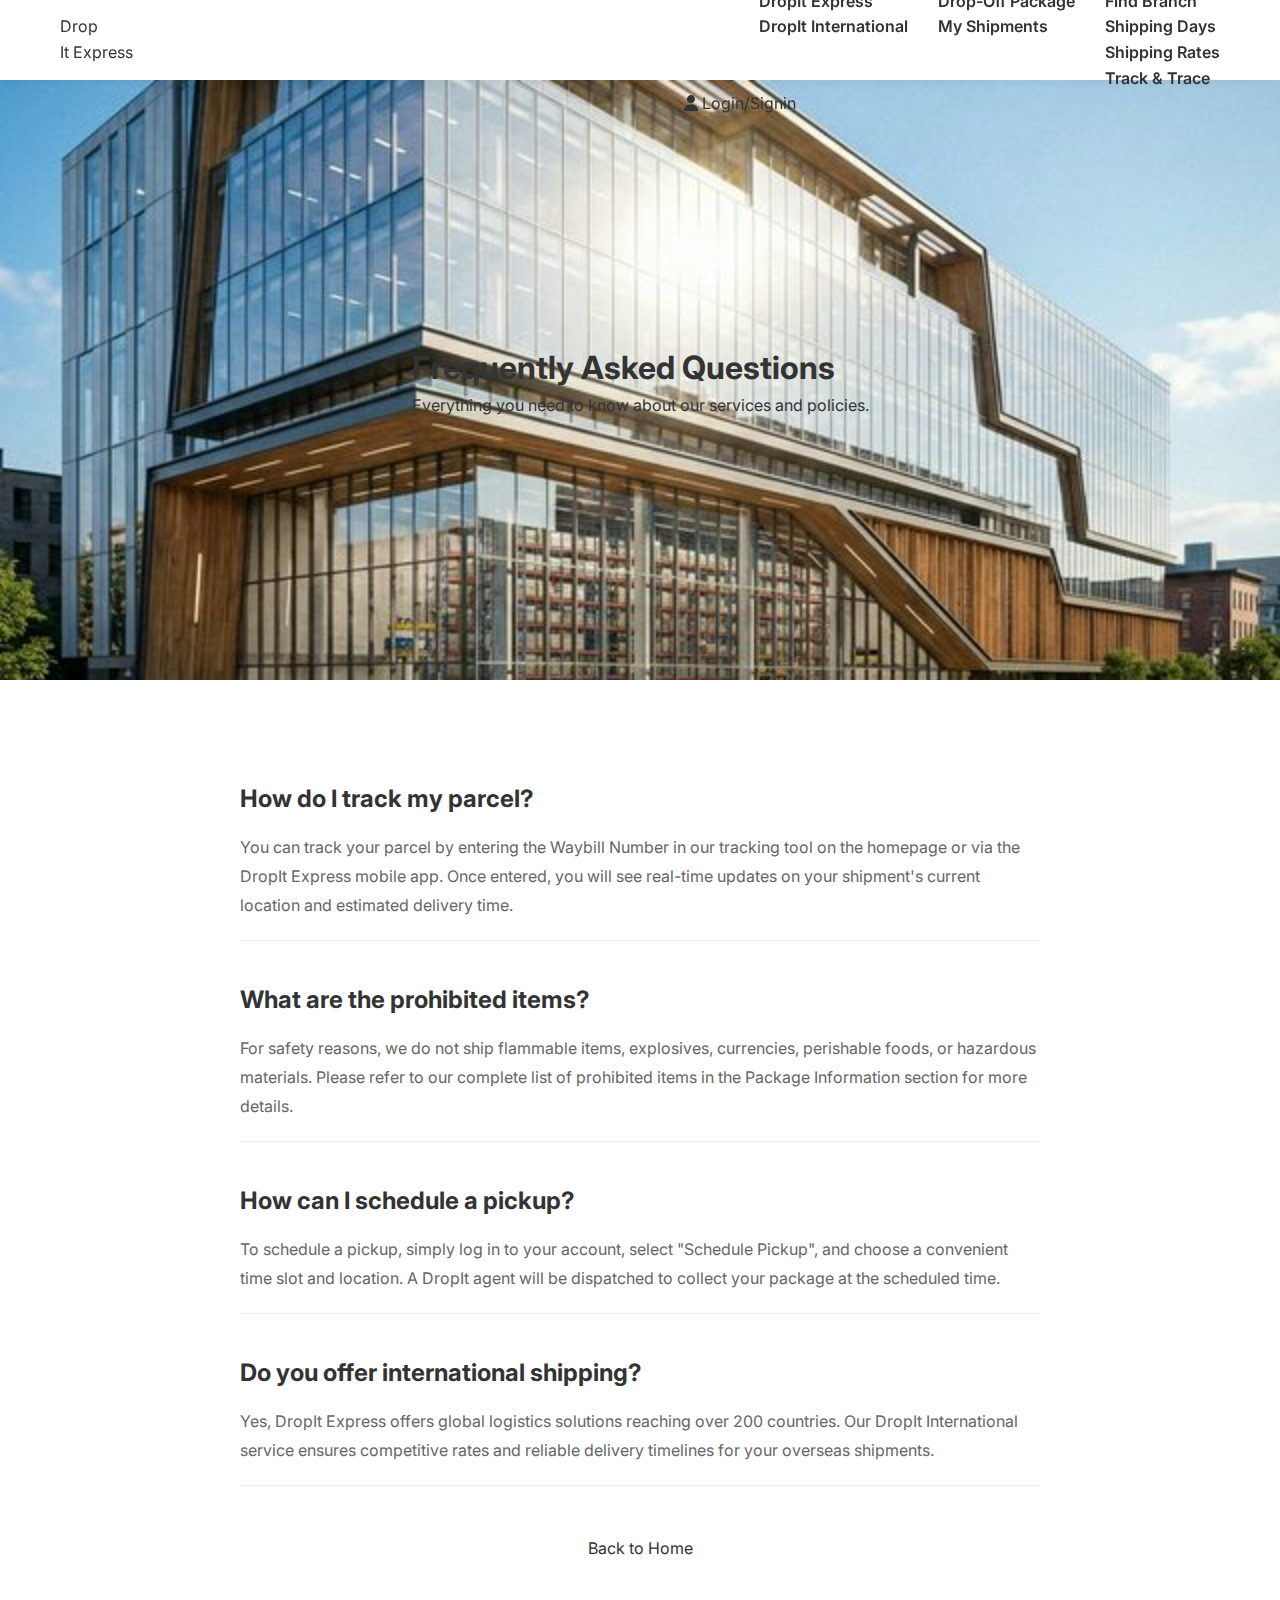
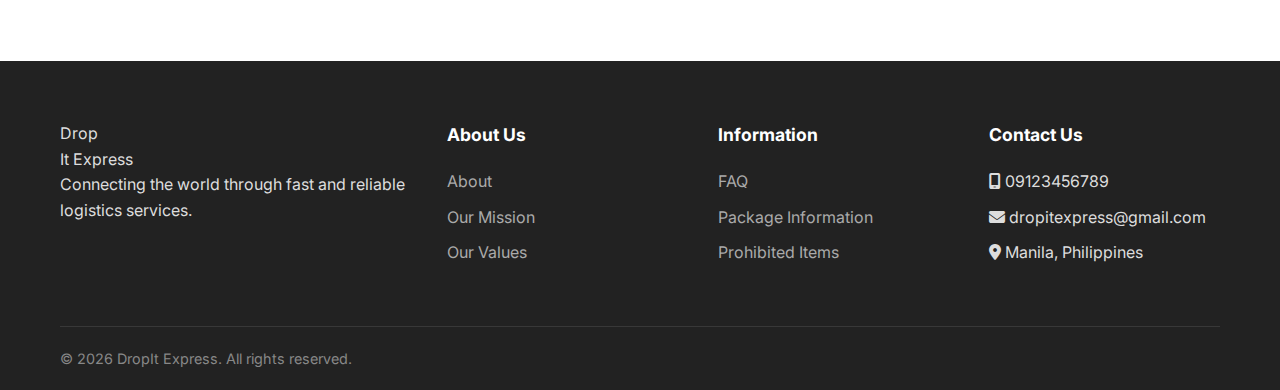
<file: faq.html>
<!DOCTYPE html>
<html lang="en">

<head>
    <meta charset="UTF-8">
    <meta name="viewport" content="width=device-width, initial-scale=1.0">
    <title>FAQ - DropIt Express</title>
    <link rel="preconnect" href="https://fonts.googleapis.com">
    <link rel="preconnect" href="https://fonts.gstatic.com" crossorigin>
    <link href="https://fonts.googleapis.com/css2?family=Inter:wght@400;600;700&display=swap" rel="stylesheet">
    <link rel="stylesheet" href="style.css">
    <link rel="stylesheet" href="https://cdnjs.cloudflare.com/ajax/libs/font-awesome/6.4.0/css/all.min.css">
    <style>
        .faq-page-content {
            padding: 100px 0;
            max-width: 800px;
            margin: 0 auto;
        }

        .faq-page-title {
            text-align: center;
            margin-bottom: 50px;
            color: var(--primary-red);
            font-size: 2.5rem;
        }

        .faq-detailed-item {
            margin-bottom: 40px;
            border-bottom: 1px solid #eee;
            padding-bottom: 20px;
        }

        .faq-detailed-item h3 {
            color: var(--text-dark);
            margin-bottom: 15px;
            font-size: 1.5rem;
        }

        .faq-detailed-item p {
            color: var(--text-light);
            line-height: 1.8;
        }
    </style>
</head>

<body>
    <!-- Navigation (Copied from index.html for consistency) -->
    <nav class="navbar">
        <div class="container">
            <a href="index.html" class="logo">
                <div class="logo-text">
                    <span class="logo-drop">Drop</span>
                    <div class="logo-it-express">
                        <span class="logo-it">It</span>
                        <span class="logo-express">Express</span>
                    </div>
                </div>
            </a>

            <div class="nav-right">
                <ul class="nav-links">
                    <li><a href="index.html">Home</a></li>

                    <li class="dropdown">
                        <a href="#">Services <i class="fa-solid fa-chevron-down"></i></a>
                        <ul class="dropdown-menu">
                            <li><a href="dropit-express.html">DropIt Express</a></li>
                            <li><a href="dropit-international.html">DropIt International</a></li>
                        </ul>
                    </li>

                    <li class="dropdown">
                        <a href="#">Drop Package <i class="fa-solid fa-chevron-down"></i></a>
                        <ul class="dropdown-menu">
                            <li><a href="drop-off.html">Drop-Off Package</a></li>
                            <li><a href="#">My Shipments</a></li>
                        </ul>
                    </li>

                    <li class="dropdown">
                        <a href="#">Search <i class="fa-solid fa-chevron-down"></i></a>
                        <ul class="dropdown-menu">
                            <li><a href="#">Find Branch</a></li>
                            <li><a href="#">Shipping Days</a></li>
                            <li><a href="#">Shipping Rates</a></li>
                            <li><a href="tracking.html">Track & Trace</a></li>
                        </ul>
                    </li>
                </ul>

                <div class="nav-actions">
                    <a href="#" class="login-link">
                        <i class="fa-solid fa-user"></i> Login/Signin
                    </a>
                </div>
            </div>
        </div>
    </nav>

    <!-- Page Hero -->
    <header class="hero" style="background-image: url('images/dropit-generic-hero.png');">
        <div class="hero-overlay-natours"></div>
        <div class="container hero-content-centered">
            <h1>Frequently Asked Questions</h1>
            <p>Everything you need to know about our services and policies.</p>
        </div>
    </header>

    <main class="container faq-page-content">

        <div class="faq-detailed-item">
            <h3>How do I track my parcel?</h3>
            <p>You can track your parcel by entering the Waybill Number in our tracking tool on the homepage or via the
                DropIt Express mobile app. Once entered, you will see real-time updates on your shipment's current
                location and estimated delivery time.</p>
        </div>

        <div class="faq-detailed-item">
            <h3>What are the prohibited items?</h3>
            <p>For safety reasons, we do not ship flammable items, explosives, currencies, perishable foods, or
                hazardous materials. Please refer to our complete list of prohibited items in the Package Information
                section for more details.</p>
        </div>

        <div class="faq-detailed-item">
            <h3>How can I schedule a pickup?</h3>
            <p>To schedule a pickup, simply log in to your account, select "Schedule Pickup", and choose a convenient
                time slot and location. A DropIt agent will be dispatched to collect your package at the scheduled time.
            </p>
        </div>

        <div class="faq-detailed-item">
            <h3>Do you offer international shipping?</h3>
            <p>Yes, DropIt Express offers global logistics solutions reaching over 200 countries. Our DropIt
                International service ensures competitive rates and reliable delivery timelines for your overseas
                shipments.</p>
        </div>

        <div style="text-align: center; margin-top: 50px;">
            <a href="index.html" class="btn-primary-natours">Back to Home</a>
        </div>
    </main>

    <!-- Footer (Simplified) -->
    <footer>
        <div class="container">
            <div class="footer-grid">
                <div class="footer-col">
                    <a href="#" class="logo footer-logo-text">
                        <div class="logo-text">
                            <span class="logo-drop">Drop</span>
                            <div class="logo-it-express">
                                <span class="logo-it">It</span>
                                <span class="logo-express">Express</span>
                            </div>
                        </div>
                    </a>
                    <p>Connecting the world through fast and reliable logistics services.</p>
                </div>
                <div class="footer-col">
                    <h4>About Us</h4>
                    <ul>
                        <li><a href="about.html">About</a></li>
                        <li><a href="#">Our Mission</a></li>
                        <li><a href="#">Our Values</a></li>
                    </ul>
                </div>
                <div class="footer-col">
                    <h4>Information</h4>
                    <ul>
                        <li><a href="faq.html">FAQ</a></li>
                        <li><a href="#">Package Information</a></li>
                        <li><a href="#">Prohibited Items</a></li>
                    </ul>
                </div>
                <div class="footer-col" style="text-align: left;">
                    <h4>Contact Us</h4>
                    <ul class="contact-list">
                        <li><i class="fa-solid fa-mobile-screen"></i> 09123456789</li>
                        <li><i class="fa-solid fa-envelope"></i> dropitexpress@gmail.com</li>
                        <li><i class="fa-solid fa-location-dot"></i> Manila, Philippines</li>
                    </ul>
                </div>
            </div>
            <div class="footer-bottom" style="border-top: 1px solid rgba(255,255,255,0.1); padding-top: 20px;">
                <p>&copy; 2026 DropIt Express. All rights reserved.</p>
            </div>
        </div>
    </footer>

    <script src="script.js"></script>
</body>

</html>
</file>
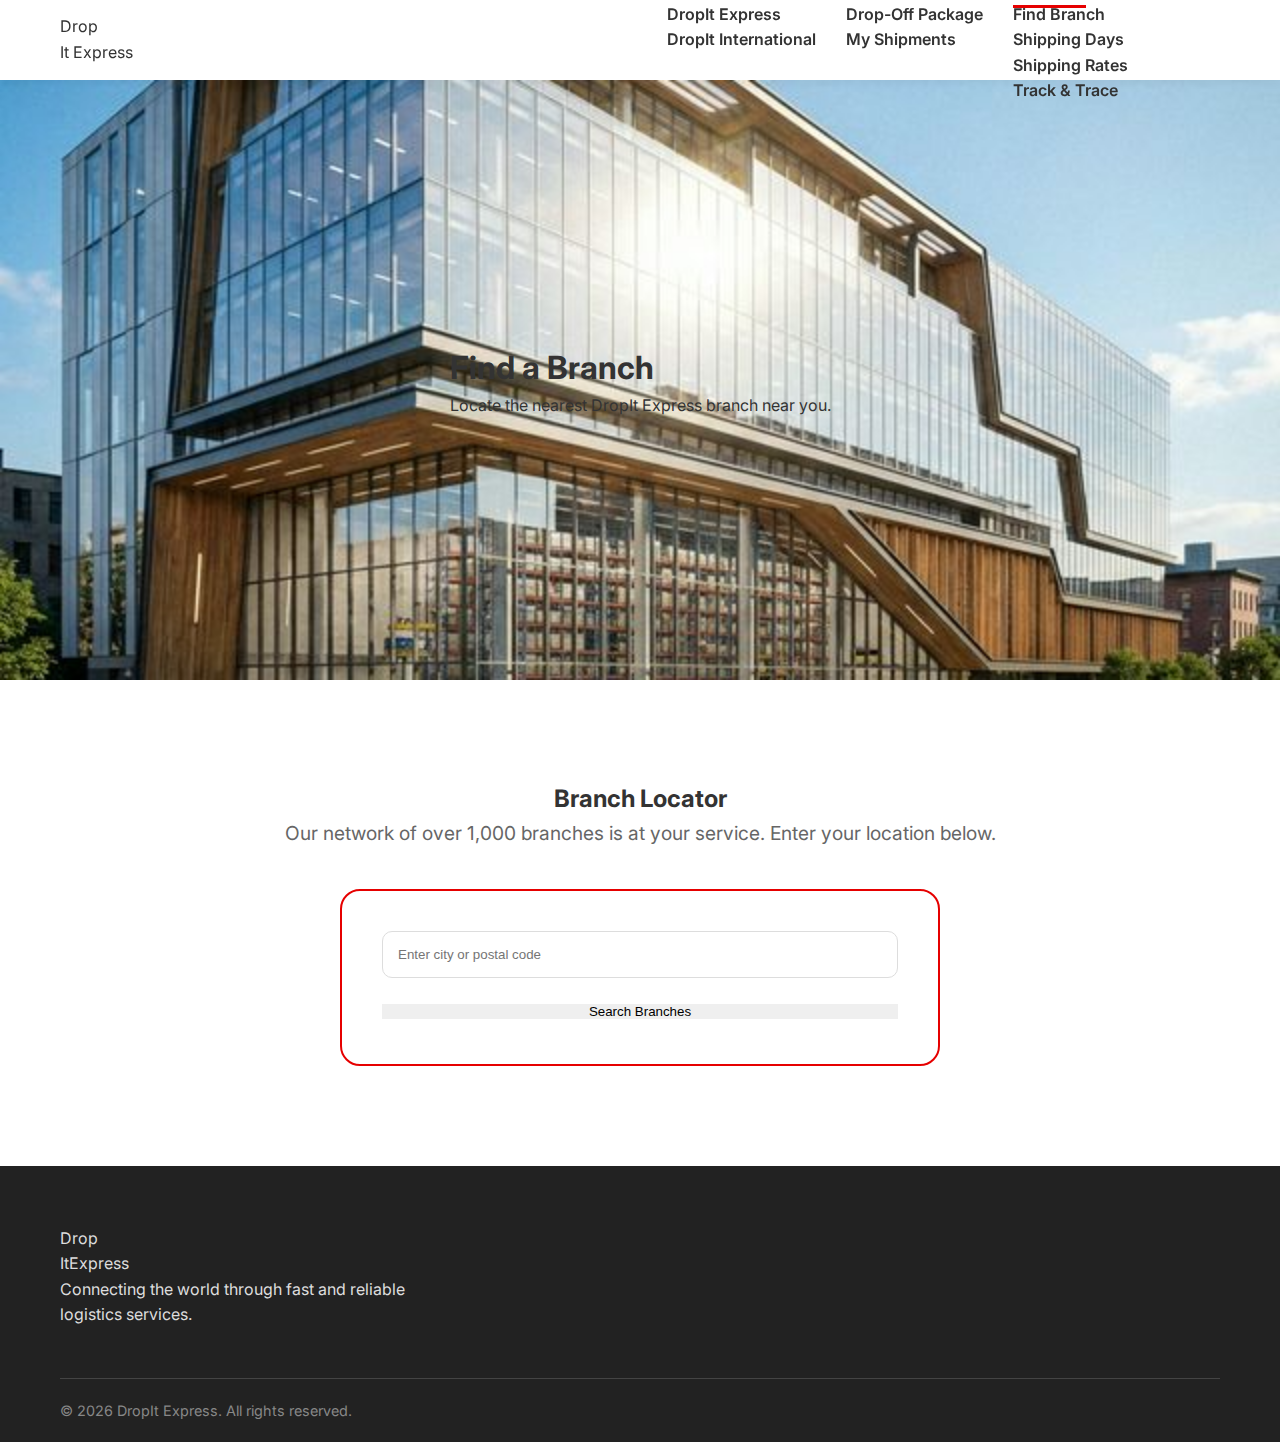
<file: find-branch.html>
<!DOCTYPE html>
<html lang="en">

<head>
    <meta charset="UTF-8">
    <meta name="viewport" content="width=device-width, initial-scale=1.0">
    <title>Find Branch - DropIt Express</title>
    <link rel="stylesheet" href="style.css">
    <link href="https://fonts.googleapis.com/css2?family=Inter:wght@400;500;600;700;800;900&display=swap"
        rel="stylesheet">
    <link rel="stylesheet" href="https://cdnjs.cloudflare.com/ajax/libs/font-awesome/6.4.0/css/all.min.css">
</head>

<body>
    <!-- Navigation -->
    <nav class="navbar">
        <div class="container">
            <a href="index.html" class="logo">
                <div class="logo-text">
                    <span class="logo-drop">Drop</span>
                    <div class="logo-it-express">
                        <span class="logo-it">It</span>
                        <span class="logo-express">Express</span>
                    </div>
                </div>
            </a>

            <div class="nav-right">
                <ul class="nav-links">
                    <li><a href="index.html">Home</a></li>
                    <li class="dropdown">
                        <a href="#">Services <i class="fa-solid fa-chevron-down"></i></a>
                        <ul class="dropdown-menu">
                            <li><a href="dropit-express.html">DropIt Express</a></li>
                            <li><a href="dropit-international.html">DropIt International</a></li>
                        </ul>
                    </li>
                    <li class="dropdown">
                        <a href="#">Drop Package <i class="fa-solid fa-chevron-down"></i></a>
                        <ul class="dropdown-menu">
                            <li><a href="drop-off.html">Drop-Off Package</a></li>
                            <li><a href="#">My Shipments</a></li>
                        </ul>
                    </li>
                    <li class="dropdown">
                        <a href="#" class="active">Search <i class="fa-solid fa-chevron-down"></i></a>
                        <ul class="dropdown-menu">
                            <li><a href="find-branch.html">Find Branch</a></li>
                            <li><a href="#">Shipping Days</a></li>
                            <li><a href="shipping-rates.html">Shipping Rates</a></li>
                            <li><a href="tracking.html">Track & Trace</a></li>
                        </ul>
                    </li>
                    <li><a href="index.html#contact">Contact</a></li>
                </ul>
            </div>
        </div>
    </nav>

    <!-- Hero -->
    <header class="hero" style="background-image: url('images/dropit-generic-hero.png');">
        <div class="hero-overlay-natours"></div>
        <div class="container hero-content-centered">
            <h1>Find a Branch</h1>
            <p>Locate the nearest DropIt Express branch near you.</p>
        </div>
    </header>

    <!-- Content -->
    <section class="content-section" style="padding: 100px 0; text-align: center;">
        <div class="container">
            <h2 class="section-title-natours">Branch Locator</h2>
            <p style="font-size: 1.2rem; color: var(--text-light); margin-bottom: 40px;">Our network of over 1,000
                branches is at your service. Enter your location below.</p>
            <div class="contact-container"
                style="max-width: 600px; margin: 0 auto; border: 2px solid var(--primary-red); border-radius: 20px; padding: 40px;">
                <input type="text" placeholder="Enter city or postal code"
                    style="width: 100%; padding: 15px; border-radius: 10px; border: 1px solid #ddd; margin-bottom: 20px;">
                <button class="btn-primary-natours" style="width: 100%; border: none; cursor: pointer;">Search
                    Branches</button>
            </div>
        </div>
    </section>

    <!-- Footer -->
    <footer>
        <div class="container">
            <div class="footer-grid">
                <div class="footer-col">
                    <a href="index.html" class="logo footer-logo-text">
                        <div class="logo-text"><span class="logo-drop">Drop</span>
                            <div class="logo-it-express"><span class="logo-it">It</span><span
                                    class="logo-express">Express</span></div>
                        </div>
                    </a>
                    <p>Connecting the world through fast and reliable logistics services.</p>
                </div>
            </div>
            <div class="footer-bottom">
                <p>&copy; 2026 DropIt Express. All rights reserved.</p>
            </div>
        </div>
    </footer>
</body>

</html>
</file>
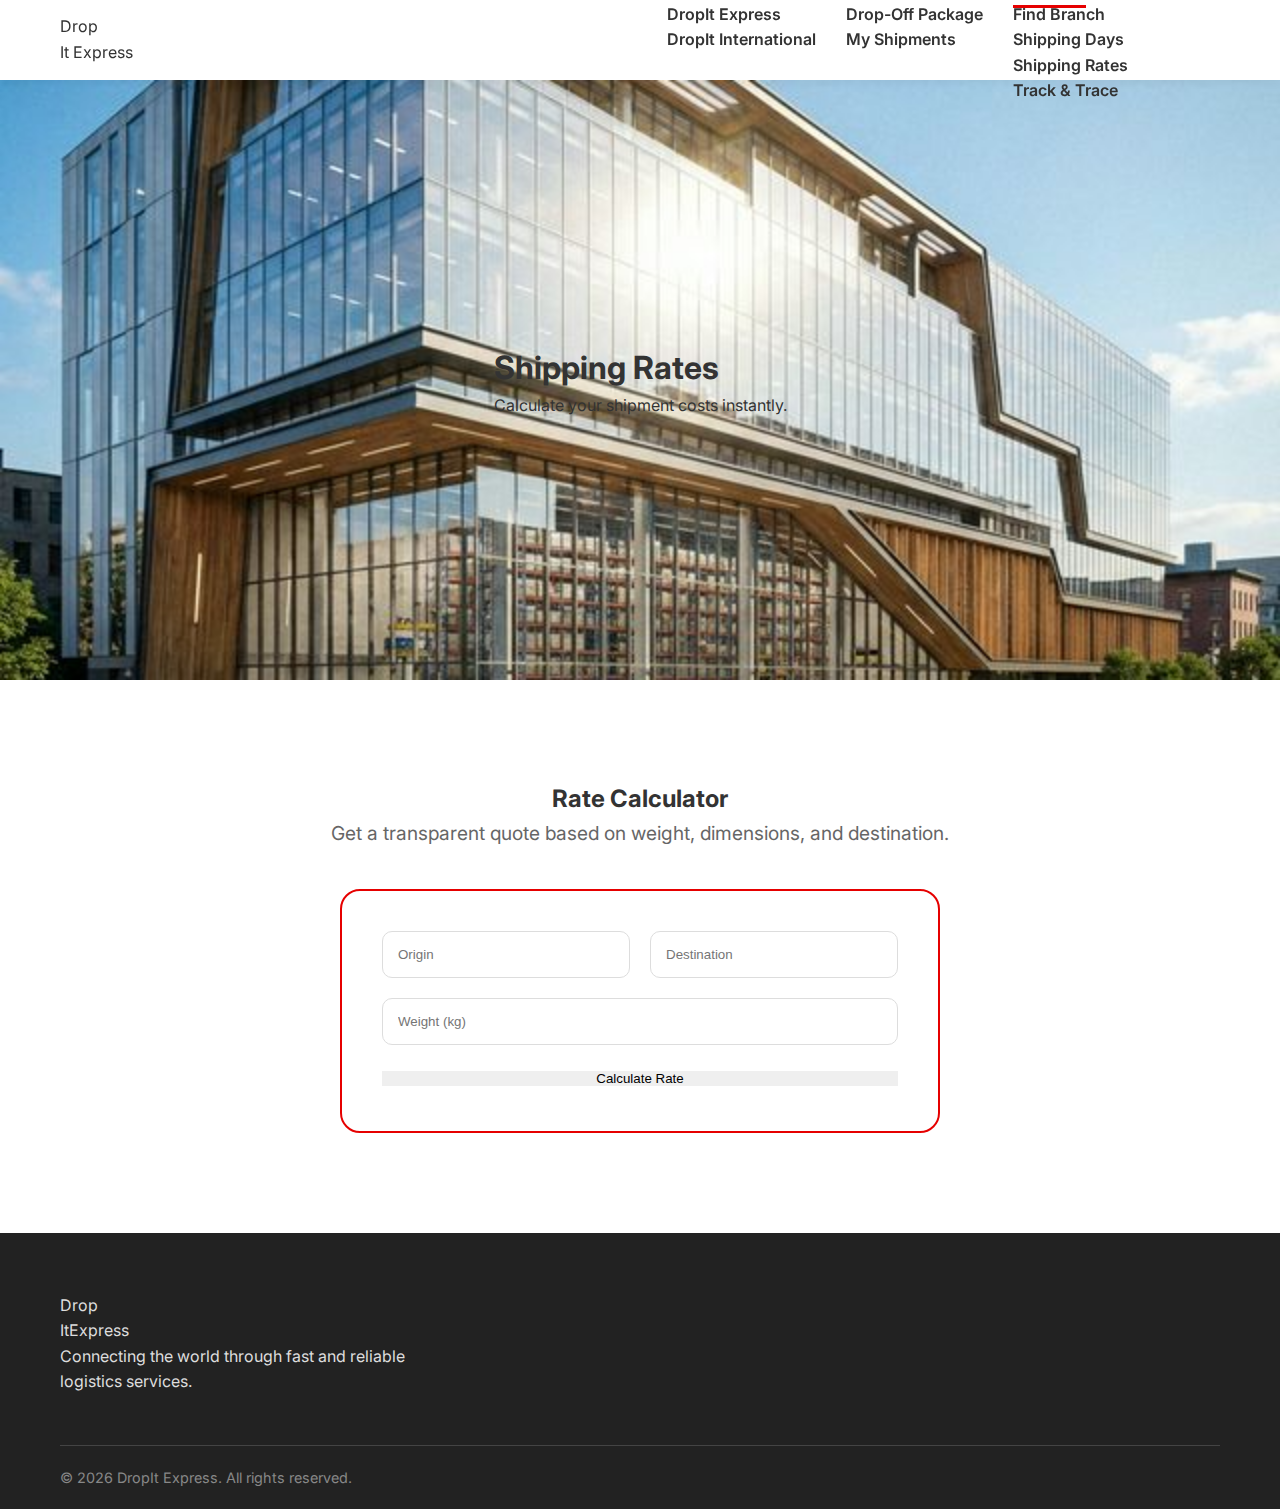
<file: shipping-rates.html>
<!DOCTYPE html>
<html lang="en">

<head>
    <meta charset="UTF-8">
    <meta name="viewport" content="width=device-width, initial-scale=1.0">
    <title>Shipping Rates - DropIt Express</title>
    <link rel="stylesheet" href="style.css">
    <link href="https://fonts.googleapis.com/css2?family=Inter:wght@400;500;600;700;800;900&display=swap"
        rel="stylesheet">
    <link rel="stylesheet" href="https://cdnjs.cloudflare.com/ajax/libs/font-awesome/6.4.0/css/all.min.css">
</head>

<body>
    <!-- Navigation -->
    <nav class="navbar">
        <div class="container">
            <a href="index.html" class="logo">
                <div class="logo-text">
                    <span class="logo-drop">Drop</span>
                    <div class="logo-it-express">
                        <span class="logo-it">It</span>
                        <span class="logo-express">Express</span>
                    </div>
                </div>
            </a>

            <div class="nav-right">
                <ul class="nav-links">
                    <li><a href="index.html">Home</a></li>
                    <li class="dropdown">
                        <a href="#">Services <i class="fa-solid fa-chevron-down"></i></a>
                        <ul class="dropdown-menu">
                            <li><a href="dropit-express.html">DropIt Express</a></li>
                            <li><a href="dropit-international.html">DropIt International</a></li>
                        </ul>
                    </li>
                    <li class="dropdown">
                        <a href="#">Drop Package <i class="fa-solid fa-chevron-down"></i></a>
                        <ul class="dropdown-menu">
                            <li><a href="drop-off.html">Drop-Off Package</a></li>
                            <li><a href="#">My Shipments</a></li>
                        </ul>
                    </li>
                    <li class="dropdown">
                        <a href="#" class="active">Search <i class="fa-solid fa-chevron-down"></i></a>
                        <ul class="dropdown-menu">
                            <li><a href="find-branch.html">Find Branch</a></li>
                            <li><a href="#">Shipping Days</a></li>
                            <li><a href="shipping-rates.html">Shipping Rates</a></li>
                            <li><a href="tracking.html">Track & Trace</a></li>
                        </ul>
                    </li>
                    <li><a href="index.html#contact">Contact</a></li>
                </ul>
            </div>
        </div>
    </nav>

    <!-- Hero -->
    <header class="hero" style="background-image: url('images/dropit-generic-hero.png');">
        <div class="hero-overlay-natours"></div>
        <div class="container hero-content-centered">
            <h1>Shipping Rates</h1>
            <p>Calculate your shipment costs instantly.</p>
        </div>
    </header>

    <!-- Content -->
    <section class="content-section" style="padding: 100px 0; text-align: center;">
        <div class="container">
            <h2 class="section-title-natours">Rate Calculator</h2>
            <p style="font-size: 1.2rem; color: var(--text-light); margin-bottom: 40px;">Get a transparent quote based
                on weight, dimensions, and destination.</p>
            <div class="contact-container"
                style="max-width: 600px; margin: 0 auto; border: 2px solid var(--primary-red); border-radius: 20px; padding: 40px;">
                <div style="display: grid; grid-template-columns: 1fr 1fr; gap: 20px; margin-bottom: 20px;">
                    <input type="text" placeholder="Origin"
                        style="padding: 15px; border-radius: 10px; border: 1px solid #ddd;">
                    <input type="text" placeholder="Destination"
                        style="padding: 15px; border-radius: 10px; border: 1px solid #ddd;">
                </div>
                <input type="number" placeholder="Weight (kg)"
                    style="width: 100%; padding: 15px; border-radius: 10px; border: 1px solid #ddd; margin-bottom: 20px;">
                <button class="btn-primary-natours" style="width: 100%; border: none; cursor: pointer;">Calculate
                    Rate</button>
            </div>
        </div>
    </section>

    <!-- Footer -->
    <footer>
        <div class="container">
            <div class="footer-grid">
                <div class="footer-col">
                    <a href="index.html" class="logo footer-logo-text">
                        <div class="logo-text"><span class="logo-drop">Drop</span>
                            <div class="logo-it-express"><span class="logo-it">It</span><span
                                    class="logo-express">Express</span></div>
                        </div>
                    </a>
                    <p>Connecting the world through fast and reliable logistics services.</p>
                </div>
            </div>
            <div class="footer-bottom">
                <p>&copy; 2026 DropIt Express. All rights reserved.</p>
            </div>
        </div>
    </footer>
</body>

</html>
</file>
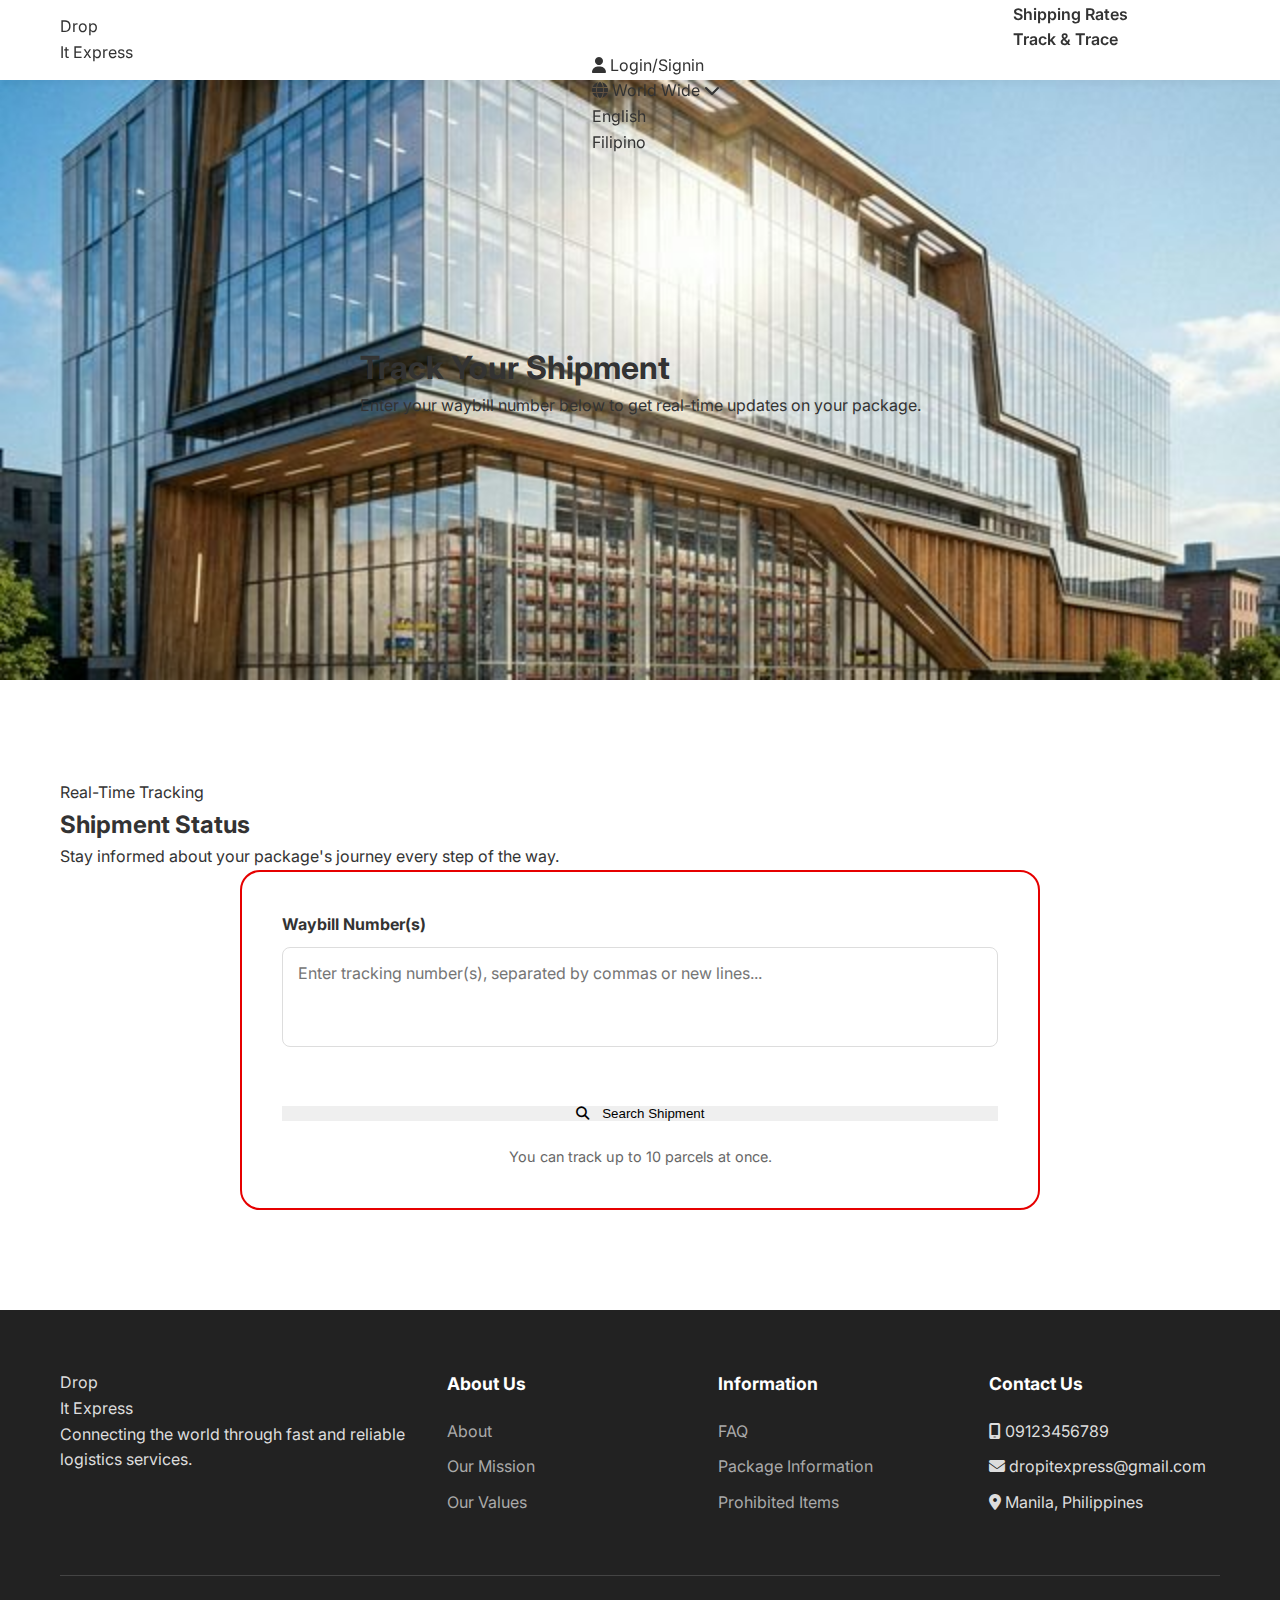
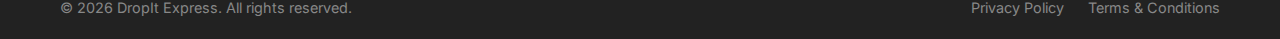
<file: tracking.html>
<!DOCTYPE html>
<html lang="en">

<head>
    <meta charset="UTF-8">
    <meta name="viewport" content="width=device-width, initial-scale=1.0">
    <title>Track Your Parcel - DropIt Express</title>
    <link rel="stylesheet" href="style.css">
    <link href="https://fonts.googleapis.com/css2?family=Inter:wght@400;500;600;700;800;900&display=swap"
        rel="stylesheet">
    <link rel="stylesheet" href="https://cdnjs.cloudflare.com/ajax/libs/font-awesome/6.4.0/css/all.min.css">
</head>

<body>
    <!-- Navigation -->
    <nav class="navbar">
        <div class="container">
            <a href="index.html" class="logo">
                <div class="logo-text">
                    <span class="logo-drop">Drop</span>
                    <div class="logo-it-express">
                        <span class="logo-it">It</span>
                        <span class="logo-express">Express</span>
                    </div>
                </div>
            </a>

            <div class="nav-right">
                <ul class="nav-links">
                    <li><a href="index.html">Home</a></li>

                    <li class="dropdown">
                        <a href="#">Services <i class="fa-solid fa-chevron-down"></i></a>
                        <ul class="dropdown-menu">
                            <li><a href="dropit-express.html">DropIt Express</a></li>
                            <li><a href="dropit-international.html">DropIt International</a></li>
                        </ul>
                    </li>

                    <li class="dropdown">
                        <a href="#">Drop Package <i class="fa-solid fa-chevron-down"></i></a>
                        <ul class="dropdown-menu">
                            <li><a href="drop-off.html">Drop-Off Package</a></li>
                            <li><a href="#">My Shipments</a></li>
                        </ul>
                    </li>

                    <li class="dropdown">
                        <a href="#" class="active">Search <i class="fa-solid fa-chevron-down"></i></a>
                        <ul class="dropdown-menu">
                            <li><a href="#">Find Branch</a></li>
                            <li><a href="#">Shipping Days</a></li>
                            <li><a href="#">Shipping Rates</a></li>
                            <li><a href="tracking.html">Track & Trace</a></li>
                        </ul>
                    </li>
                    <li><a href="index.html#contact">Contact</a></li>
                </ul>

                <div class="nav-actions">
                    <a href="#" class="login-link">
                        <i class="fa-solid fa-user"></i> Login/Signin
                    </a>

                    <div class="language-dropdown">
                        <div class="dropdown">
                            <a href="#">
                                <i class="fa-solid fa-globe"></i> World Wide <i class="fa-solid fa-chevron-down"></i>
                            </a>
                            <ul class="dropdown-menu lang-menu">
                                <li><a href="#">English</a></li>
                                <li><a href="#">Filipino</a></li>
                            </ul>
                        </div>
                    </div>
                </div>

                <div class="mobile-menu-btn">
                    <i class="fa-solid fa-bars"></i>
                </div>
            </div>
        </div>
    </nav>

    <!-- Page Hero -->
    <header class="hero" style="background-image: url('images/dropit-generic-hero.png');">
        <div class="hero-overlay-natours"></div>
        <div class="container hero-content-centered">
            <h1>Track Your Shipment</h1>
            <p>Enter your waybill number below to get real-time updates on your package.</p>
        </div>
    </header>

    <!-- Tracking Section -->
    <section class="content-section" style="padding: 100px 0; background-color: var(--white);">
        <div class="container">
            <div class="section-header-natours">
                <span class="section-label">Real-Time Tracking</span>
                <h2>Shipment Status</h2>
                <p>Stay informed about your package's journey every step of the way.</p>
            </div>

            <div class="contact-container" style="max-width: 800px; margin: 0 auto;">
                <div class="contact-form-card"
                    style="padding: 40px; border: 2px solid var(--primary-red); border-radius: 20px;">
                    <div class="input-group" style="margin-bottom: 25px;">
                        <label
                            style="display: block; margin-bottom: 10px; font-weight: 700; color: var(--text-dark);">Waybill
                            Number(s)</label>
                        <textarea placeholder="Enter tracking number(s), separated by commas or new lines..." rows="4"
                            style="width: 100%; padding: 15px; border: 1px solid #ddd; border-radius: 8px; font-family: inherit; font-size: 1rem;"></textarea>
                    </div>
                    <button onclick="trackParcel()" class="btn-primary-natours"
                        style="width: 100%; border: none; cursor: pointer;">
                        <i class="fa-solid fa-magnifying-glass" style="margin-right: 10px;"></i> Search Shipment
                    </button>
                    <p style="margin-top: 20px; font-size: 0.9rem; color: var(--text-light); text-align: center;">
                        You can track up to 10 parcels at once.
                    </p>
                </div>
            </div>
        </div>
    </section>

    <!-- Footer -->
    <footer>
        <div class="container">
            <div class="footer-grid">
                <div class="footer-col">
                    <a href="index.html" class="logo footer-logo-text">
                        <div class="logo-text">
                            <span class="logo-drop">Drop</span>
                            <div class="logo-it-express">
                                <span class="logo-it">It</span>
                                <span class="logo-express">Express</span>
                            </div>
                        </div>
                    </a>
                    <p>Connecting the world through fast and reliable logistics services.</p>
                </div>
                <div class="footer-col">
                    <h4>About Us</h4>
                    <ul>
                        <li><a href="about.html">About</a></li>
                        <li><a href="#">Our Mission</a></li>
                        <li><a href="#">Our Values</a></li>
                    </ul>
                </div>
                <div class="footer-col">
                    <h4>Information</h4>
                    <ul>
                        <li><a href="faq.html">FAQ</a></li>
                        <li><a href="#">Package Information</a></li>
                        <li><a href="#">Prohibited Items</a></li>
                    </ul>
                </div>
                <div class="footer-col">
                    <h4>Contact Us</h4>
                    <ul class="contact-list">
                        <li><i class="fa-solid fa-mobile-screen"></i> 09123456789</li>
                        <li><i class="fa-solid fa-envelope"></i> dropitexpress@gmail.com</li>
                        <li><i class="fa-solid fa-location-dot"></i> Manila, Philippines</li>
                    </ul>
                </div>
            </div>
            <div class="footer-bottom">
                <p>&copy; 2026 DropIt Express. All rights reserved.</p>
                <div class="footer-links">
                    <a href="#">Privacy Policy</a>
                    <a href="#">Terms & Conditions</a>
                </div>
            </div>
        </div>
    </footer>

    <script src="script.js"></script>
</body>

</html>
</file>
<file: style.css>
/* Basic Clean Reset */
* {
    margin: 0;
    padding: 0;
    box-sizing: border-box;
}

:root {
    --primary-red: #E60000;
    --dark-red: #B30000;
    --text-dark: #333333;
    --text-light: #666666;
    --white: #FFFFFF;
    --bg-gray: #F9F9F9;
    --max-width: 1200px;
    --font-heading: 'Inter', sans-serif;
    --font-body: 'Inter', sans-serif;
}

body {
    font-family: var(--font-body);
    color: var(--text-dark);
    line-height: 1.6;
    background-color: var(--white);
}

a {
    text-decoration: none;
    color: inherit;
    transition: 0.3s;
}

ul {
    list-style: none;
}

.container {
    max-width: var(--max-width);
    margin: 0 auto;
    padding: 0 20px;
}

/* Top Bar */
.top-bar {
    background-color: #f0f0f0;
    font-size: 0.85rem;
    padding: 8px 0;
    color: var(--text-light);
}

.top-bar .container {
    display: flex;
    justify-content: space-between;
    align-items: center;
}

.top-links a, .top-actions a {
    margin-right: 15px;
    font-weight: 500;
}
.top-actions a:last-child {
    margin-right: 0;
}

/* Navbar */
.navbar {
    background-color: var(--white);
    box-shadow: 0 2px 10px rgba(0,0,0,0.05);
    position: sticky;
    top: 0;
    z-index: 1000;
}

.navbar .container {
    display: flex;
    align-items: center;
    justify-content: space-between;
    height: 80px;
}

.logo img {
    height: 50px;
    object-fit: contain;
}

.nav-links {
    display: flex;
    gap: 30px;
}

.nav-links a {
    font-weight: 600;
    color: var(--text-dark);
    font-size: 1rem;
    padding: 10px 0;
    position: relative;
}

.nav-links a:hover, .nav-links a.active {
    color: var(--primary-red);
}

.nav-links a.active::after {
    content: '';
    position: absolute;
    bottom: 0;
    left: 0;
    width: 100%;
    height: 3px;
    background-color: var(--primary-red);
}

.mobile-menu-btn {
    display: none;
    font-size: 1.5rem;
    cursor: pointer;
}

/* Hero Section */
.hero {
    height: 600px;
    background-image: url('images/hero.png');
    background-size: cover;
    background-position: center;
    position: relative;
    display: flex;
    align-items: center;
}

.hero-overlay {
    position: absolute;
    top: 0;
    left: 0;
    width: 100%;
    height: 100%;
    background: linear-gradient(90deg, rgba(255,255,255,0.9) 0%, rgba(255,255,255,0.4) 50%, rgba(255,255,255,0) 100%);
}

.hero-content {
    position: relative;
    z-index: 2;
    width: 100%;
    display: flex;
    justify-content: space-between;
    align-items: center;
}

.hero-text-area {
    width: 45%;
}

.hero-text-area h1 {
    font-size: 3.5rem;
    font-weight: 700;
    line-height: 1.1;
    margin-bottom: 20px;
    color: var(--text-dark);
}

.highlight {
    color: var(--primary-red);
}

.hero-text-area p {
    font-size: 1.1rem;
    color: #555;
    max-width: 400px;
}

/* Tracking Box */
.tracking-box {
    background: var(--white);
    padding: 30px;
    border-radius: 10px;
    box-shadow: 0 10px 30px rgba(0,0,0,0.1);
    width: 450px;
    max-width: 100%;
}

.tracking-box h2 {
    font-size: 1.5rem;
    margin-bottom: 20px;
    color: var(--primary-red);
}

.tabs {
    display: flex;
    margin-bottom: 15px;
    border-bottom: 2px solid #eee;
}

.tab {
    background: none;
    border: none;
    padding: 10px 20px;
    font-weight: 600;
    cursor: pointer;
    color: #999;
    border-bottom: 3px solid transparent;
    transition: 0.3s;
}

.tab.active {
    color: var(--primary-red);
    border-bottom-color: var(--primary-red);
}

.input-group textarea {
    width: 100%;
    height: 100px;
    border: 1px solid #ddd;
    border-radius: 5px;
    padding: 15px;
    font-family: inherit;
    font-size: 1rem;
    resize: none;
    margin-bottom: 20px;
}

.input-group textarea:focus {
    outline: none;
    border-color: var(--primary-red);
}

.btn-track {
    width: 100%;
    background-color: var(--primary-red);
    color: var(--white);
    border: none;
    padding: 15px;
    font-size: 1.1rem;
    font-weight: 600;
    border-radius: 5px;
    cursor: pointer;
    transition: background 0.3s;
    display: flex;
    justify-content: center;
    align-items: center;
    gap: 10px;
}

.btn-track:hover {
    background-color: var(--dark-red);
}

/* Services Section */
.services {
    padding: 80px 0;
    background-color: var(--white);
}

.section-header {
    text-align: center;
    margin-bottom: 50px;
}

.section-header h2 {
    font-size: 2.5rem;
    margin-bottom: 10px;
    color: var(--primary-red);
}

.services-grid {
    display: grid;
    grid-template-columns: repeat(3, 1fr);
    gap: 30px;
}

.service-card {
    background: var(--bg-gray);
    padding: 40px 30px;
    border-radius: 10px;
    text-align: center;
    transition: 0.3s;
    border: 1px solid transparent;
}

.service-card:hover {
    transform: translateY(-5px);
    box-shadow: 0 15px 30px rgba(0,0,0,0.05);
    border-color: #eee;
    background: var(--white);
}

.icon-wrapper {
    height: 80px;
    margin-bottom: 20px;
    display: flex;
    align-items: center;
    justify-content: center;
}

.icon-wrapper img {
    height: 60px;
    width: auto;
}

.service-card h3 {
    margin-bottom: 15px;
    font-size: 1.3rem;
}

.service-card p {
    color: #666;
    margin-bottom: 20px;
}

.learn-more {
    color: var(--primary-red);
    font-weight: 600;
    display: inline-flex;
    align-items: center;
    gap: 5px;
}

/* App Banner */
.app-banner {
    background-color: var(--primary-red);
    color: var(--white);
    padding: 60px 0;
    text-align: center;
}

.app-content h2 {
    font-size: 2rem;
    margin-bottom: 10px;
}

.app-content p {
    margin-bottom: 30px;
    font-size: 1.1rem;
    opacity: 0.9;
}

.app-buttons {
    display: flex;
    justify-content: center;
    gap: 20px;
}

.btn-store {
    background: rgba(255,255,255,0.2);
    border: 1px solid rgba(255,255,255,0.4);
    color: var(--white);
    padding: 12px 25px;
    border-radius: 5px;
    font-size: 1rem;
    cursor: pointer;
    display: flex;
    align-items: center;
    gap: 10px;
    transition: 0.3s;
}

.btn-store:hover {
    background: var(--white);
    color: var(--primary-red);
}

/* Footer */
footer {
    background-color: #222;
    color: #ddd;
    padding: 60px 0 20px;
}

.footer-grid {
    display: grid;
    grid-template-columns: 1.5fr 1fr 1fr 1fr;
    gap: 40px;
    margin-bottom: 50px;
}

.footer-logo {
    height: 40px;
    margin-bottom: 20px;
}

.footer-col h4 {
    color: var(--white);
    margin-bottom: 20px;
    font-size: 1.1rem;
}

.footer-col ul li {
    margin-bottom: 10px;
}

.footer-col ul li a {
    color: #aaa;
}

.footer-col ul li a:hover {
    color: var(--white);
}

.social-links {
    display: flex;
    gap: 15px;
}

.social-links a {
    width: 35px;
    height: 35px;
    background: rgba(255,255,255,0.1);
    display: flex;
    align-items: center;
    justify-content: center;
    border-radius: 50%;
}

.social-links a:hover {
    background: var(--primary-red);
    color: var(--white);
}

.footer-bottom {
    border-top: 1px solid #444;
    padding-top: 20px;
    display: flex;
    justify-content: space-between;
    font-size: 0.9rem;
    color: #888;
}

.footer-links a {
    margin-left: 20px;
}

/* Responsive */
@media (max-width: 768px) {
    .nav-links {
        display: none;
    }
    .mobile-menu-btn {
        display: block;
    }
    .hero {
        height: auto;
        padding: 50px 0;
    }
    .hero-content {
        flex-direction: column;
        gap: 40px;
    }
    .hero-text-area, .tracking-box {
        width: 100%;
        text-align: center;
    }
    .services-grid {
        grid-template-columns: 1fr;
    }
    .footer-grid {
        grid-template-columns: 1fr;
        gap: 30px;
    }
    .footer-bottom {
        flex-direction: column;
        text-align: center;
        gap: 15px;
    }
    .footer-links a {
        margin: 0 10px;
    }
}
</file>
